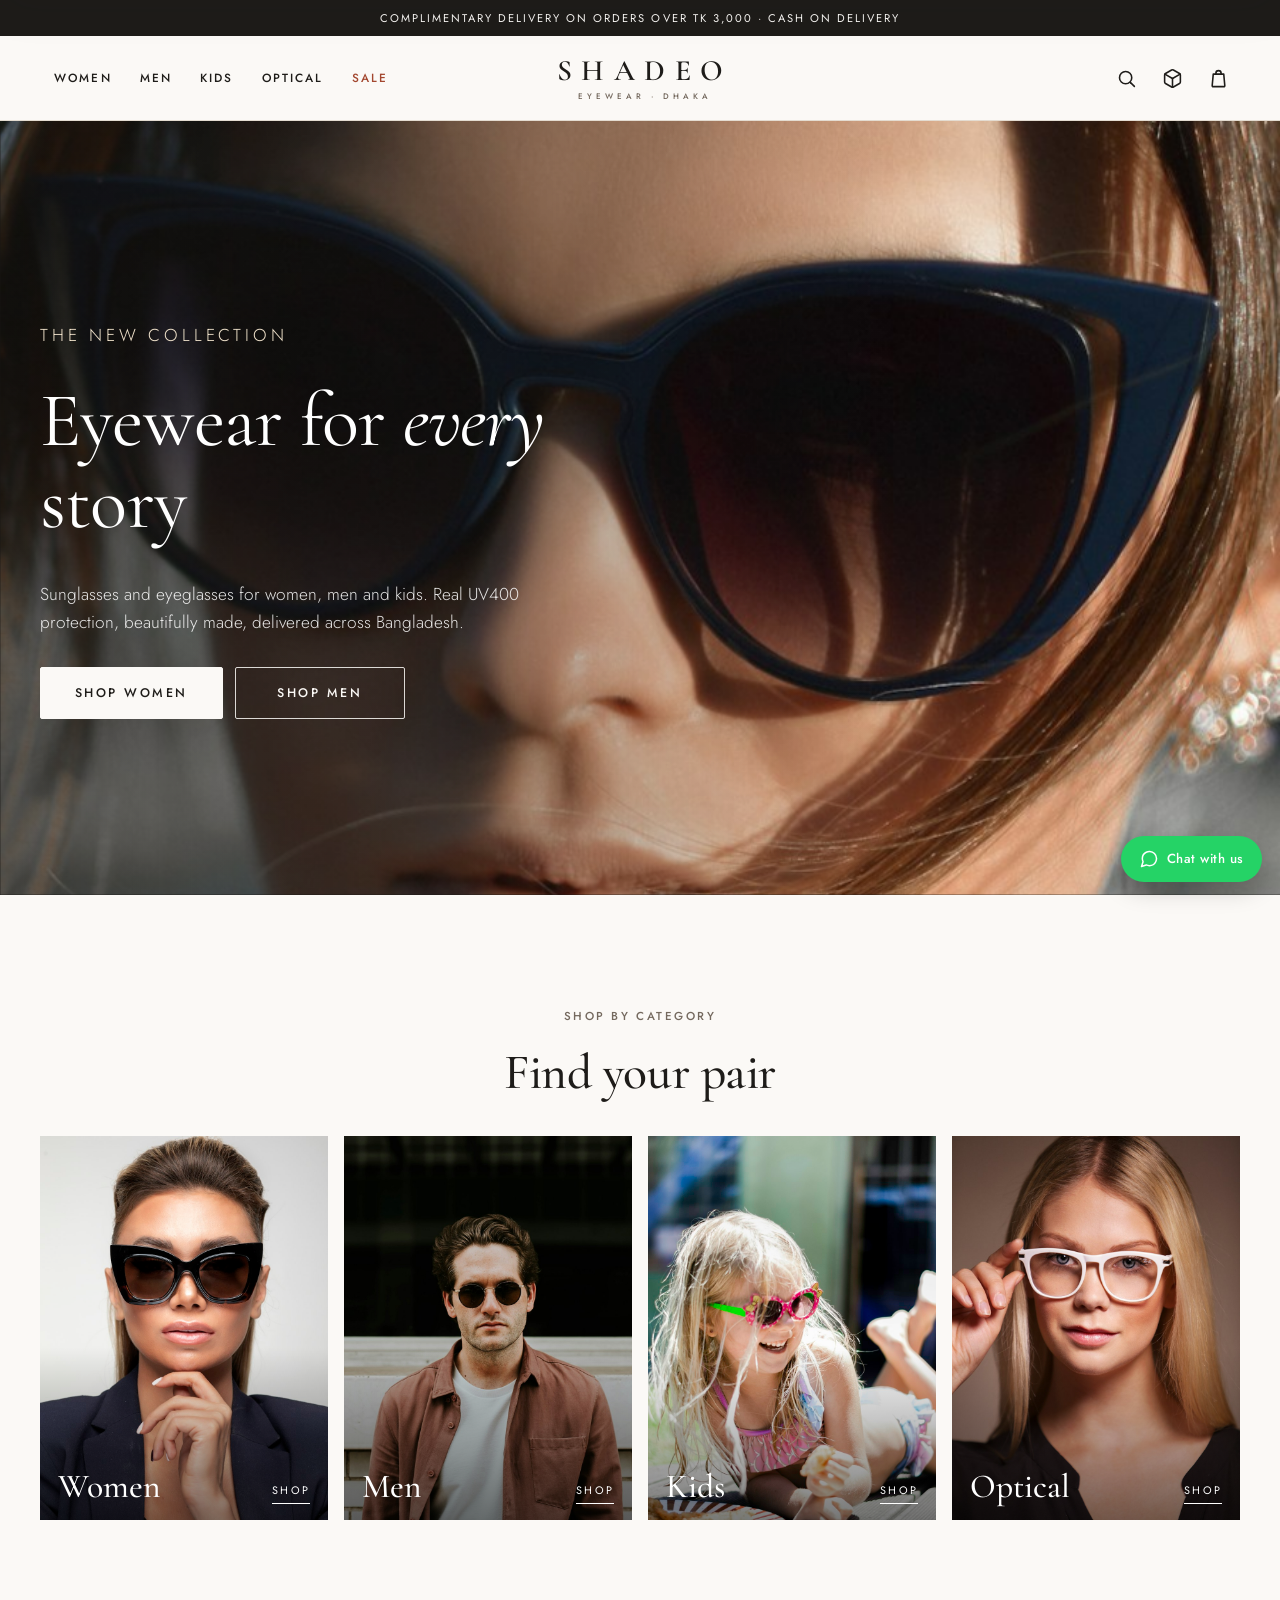
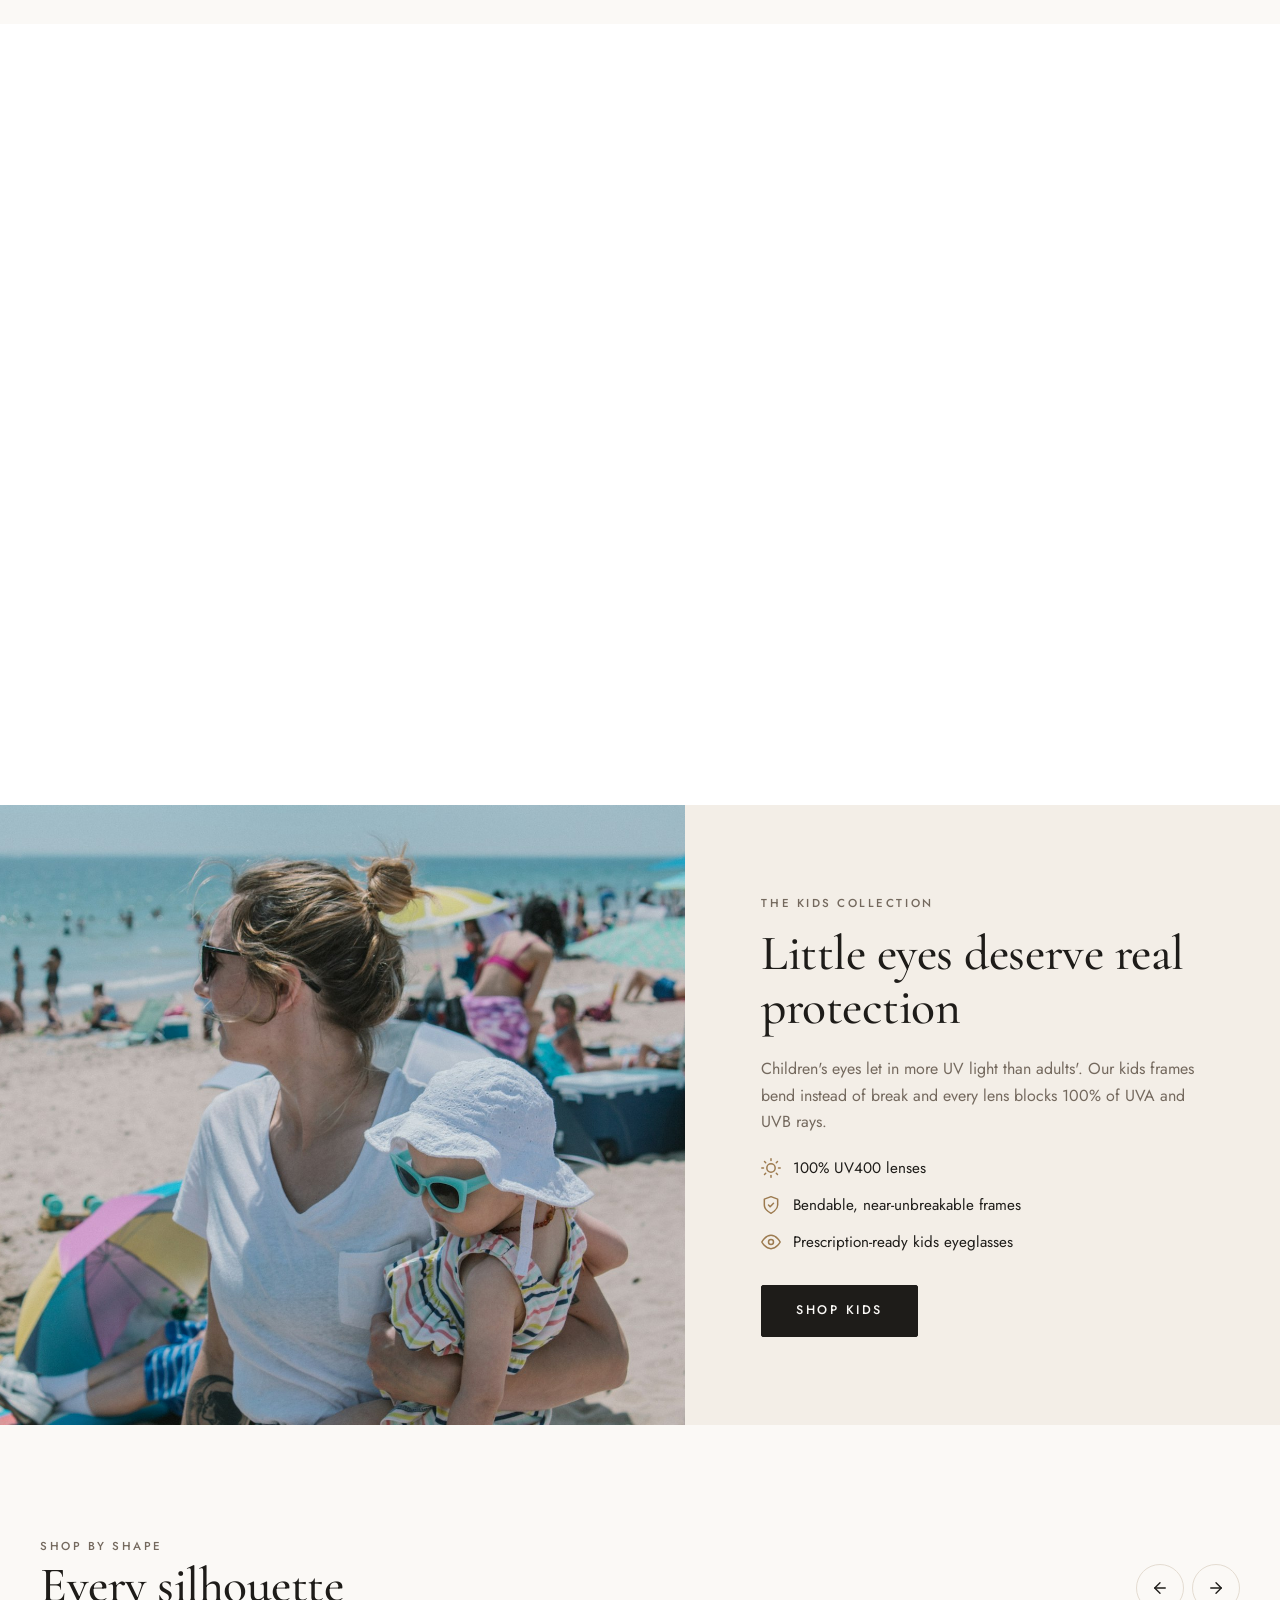
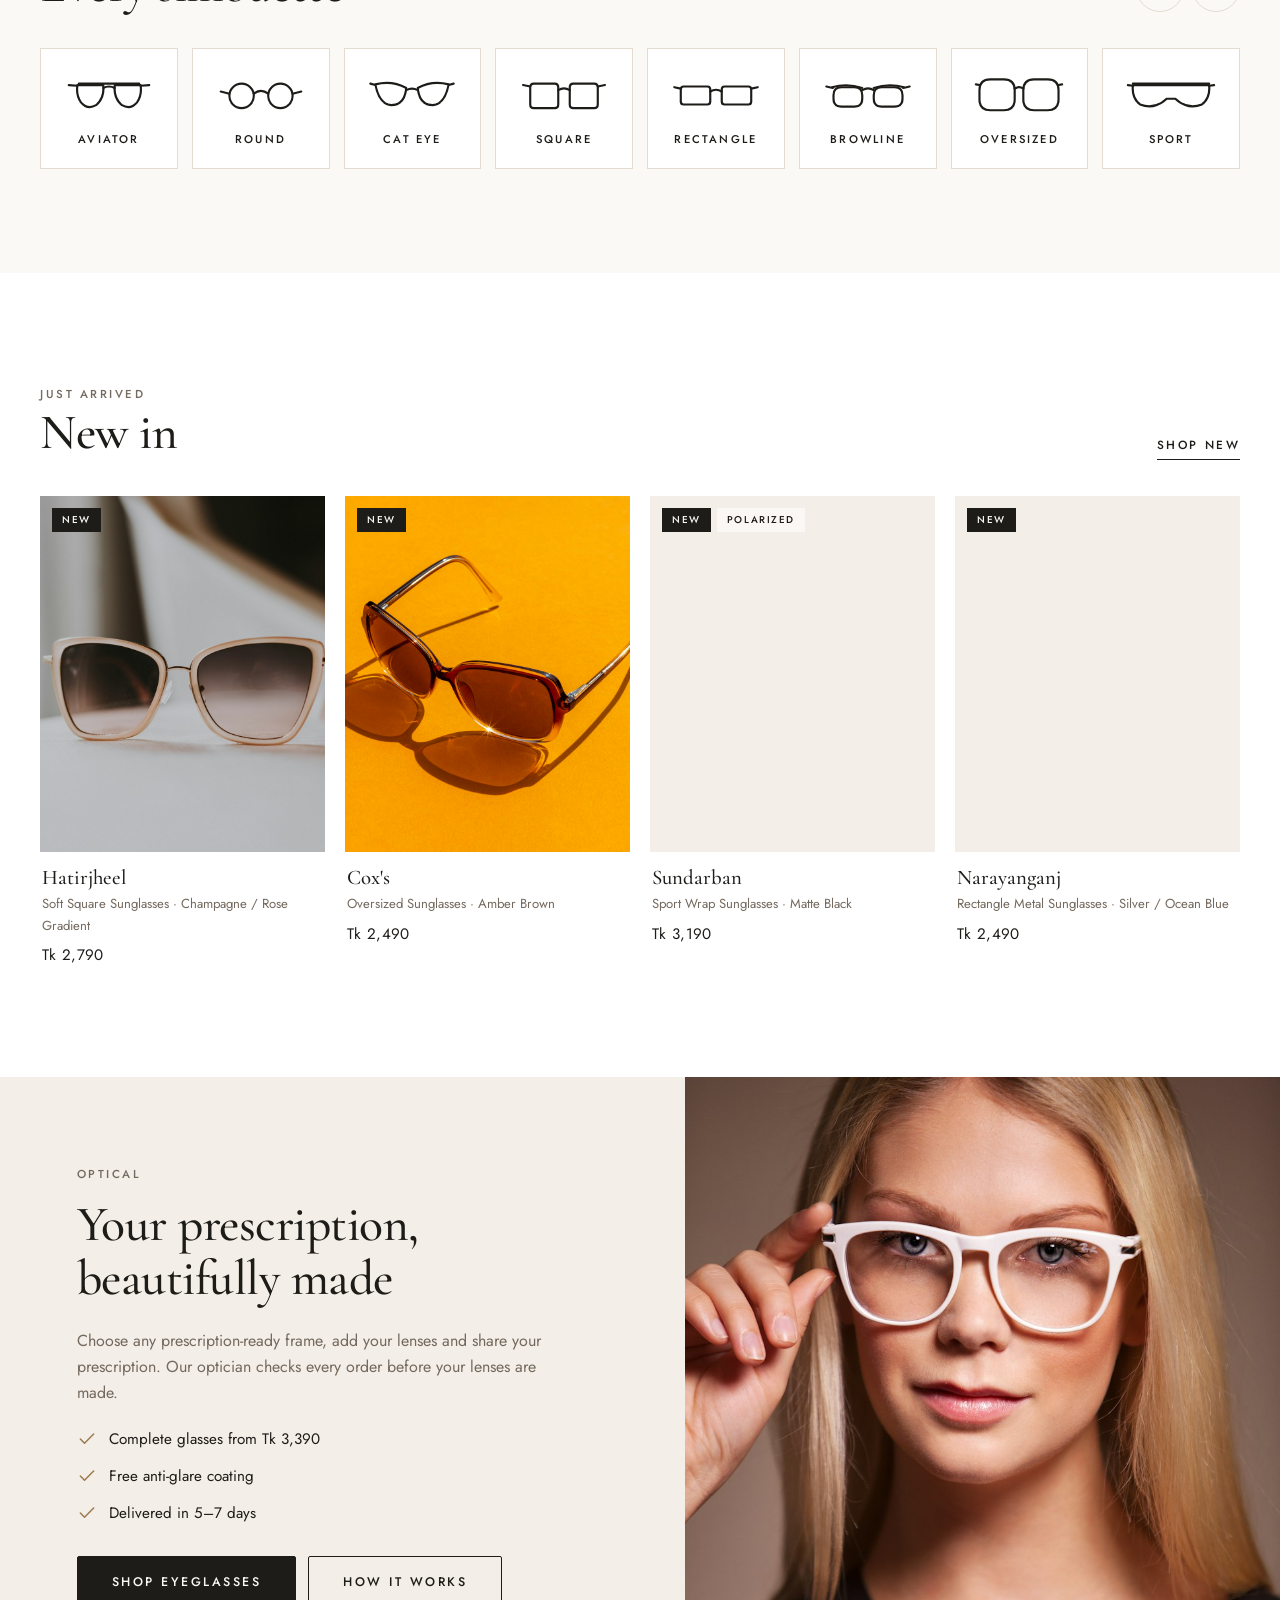
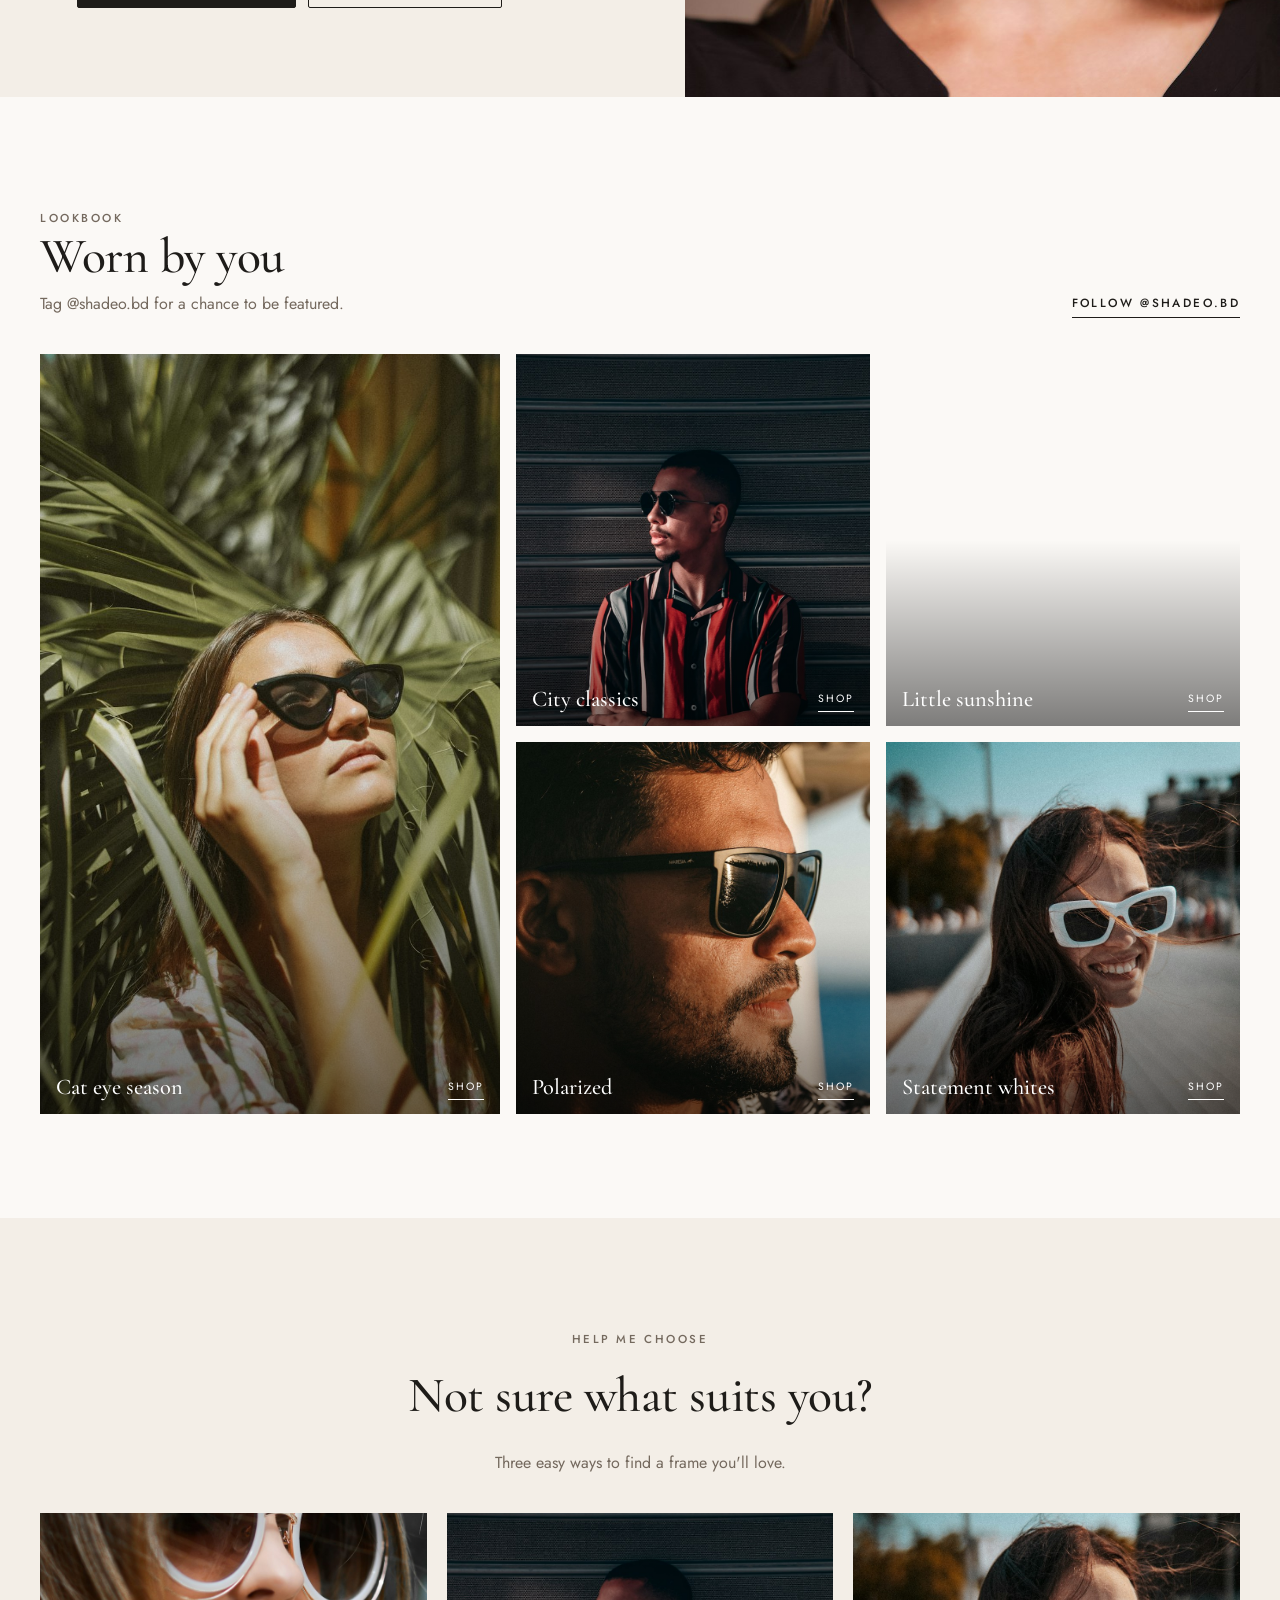
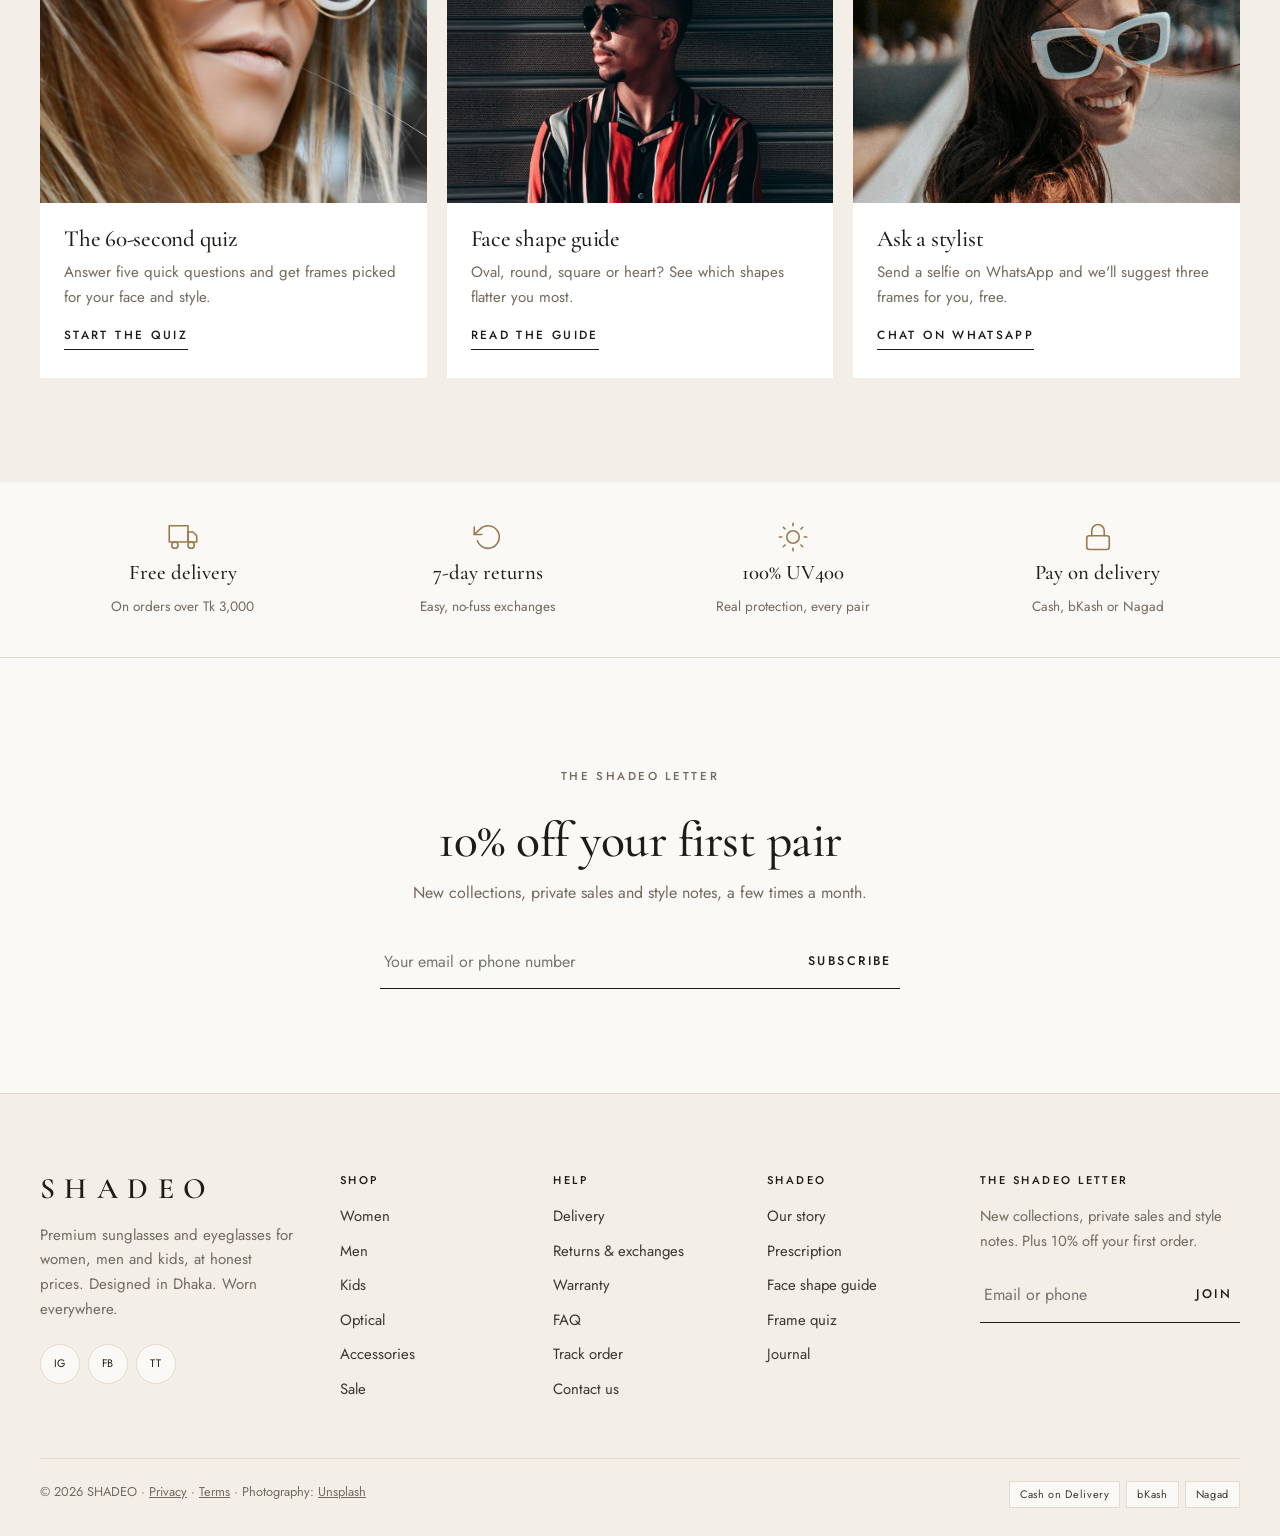
<file: website/index.html>
<!doctype html>
<html lang="en">
<head>
  <meta charset="utf-8">
  <meta name="viewport" content="width=device-width, initial-scale=1">
  <title>SHADEO – Sunglasses &amp; Eyeglasses for Women, Men &amp; Kids in Bangladesh</title>
  <meta name="description" content="Premium sunglasses, prescription eyeglasses and kids eyewear. 100% UV400. Cash on Delivery & free delivery over Tk 3,000 across Bangladesh.">
  <meta property="og:title" content="SHADEO – Eyewear for every story">
  <meta property="og:description" content="Premium sunglasses and eyeglasses for women, men and kids. Designed in Dhaka.">
  <meta property="og:image" content="assets/img/banners/hero.jpg">
  <link rel="icon" href="data:image/svg+xml,%3Csvg xmlns='http://www.w3.org/2000/svg' viewBox='0 0 32 32'%3E%3Crect width='32' height='32' fill='%231E1C19'/%3E%3Ctext x='16' y='23' font-family='Georgia' font-size='20' text-anchor='middle' fill='%23FBF9F6'%3ES%3C/text%3E%3C/svg%3E">
  <link rel="preconnect" href="https://fonts.googleapis.com">
  <link rel="preconnect" href="https://fonts.gstatic.com" crossorigin>
  <link href="https://fonts.googleapis.com/css2?family=Cormorant+Garamond:ital,wght@0,400;0,500;0,600;1,400;1,500&family=Jost:wght@300;400;500&display=swap" rel="stylesheet">
  <link rel="preload" as="image" href="assets/img/banners/hero.jpg" media="(min-width: 750px)">
  <link rel="stylesheet" href="assets/css/style.css">
</head>
<body data-page="home">
  <!-- Page: Homepage. Product rows, shape cards and the lookbook are filled in by assets/js/pages/home.js.
       Header, menus, cart drawer and footer are injected into #site-header / #site-footer by assets/js/app.js. -->
  <div id="site-header"></div>

  <main id="main">
    <!-- Hero: full-width photo, separate crop for phones -->
    <section class="hero">
      <picture>
        <source media="(max-width: 749px)" srcset="assets/img/banners/hero-mobile.jpg">
        <img class="hero__img hero__img--flip" src="assets/img/banners/hero.jpg" alt="Woman wearing navy cat eye sunglasses by the harbour" width="2200" height="1463" fetchpriority="high">
      </picture>
      <div class="page-width hero__content">
        <div>
          <p class="eyebrow">The new collection</p>
          <h1>Eyewear for <em>every</em> story</h1>
          <p>Sunglasses and eyeglasses for women, men and kids. Real UV400 protection, beautifully made, delivered across Bangladesh.</p>
          <div class="hero__ctas">
            <a class="btn btn--light" href="shop.html?c=women">Shop women</a>
            <a class="btn btn--ghost-light" href="shop.html?c=men">Shop men</a>
          </div>
        </div>
      </div>
    </section>

    <!-- Shop by category -->
    <section class="section">
      <div class="page-width">
        <div class="section-head section-head--center reveal">
          <p class="eyebrow">Shop by category</p>
          <h2>Find your pair</h2>
        </div>
        <ul class="cat-tiles reveal" role="list">
          <li><a class="cat-tile" href="shop.html?c=women"><img src="assets/img/people/women-cat-eye.jpg" alt="Woman in black cat eye sunglasses" loading="lazy"><span class="cat-tile__label"><strong>Women</strong><span>Shop</span></span></a></li>
          <li><a class="cat-tile" href="shop.html?c=men"><img src="assets/img/people/men-jacket.jpg" alt="Man in round sunglasses and a brown jacket" loading="lazy"><span class="cat-tile__label"><strong>Men</strong><span>Shop</span></span></a></li>
          <li><a class="cat-tile" href="shop.html?c=kids"><img src="assets/img/people/kids-girl-green.jpg" alt="Smiling girl wearing green sunglasses" loading="lazy"><span class="cat-tile__label"><strong>Kids</strong><span>Shop</span></span></a></li>
          <li><a class="cat-tile" href="shop.html?c=eyeglasses"><img src="assets/img/people/women-eyeglasses.jpg" alt="Woman wearing white optical frames" loading="lazy"><span class="cat-tile__label"><strong>Optical</strong><span>Shop</span></span></a></li>
        </ul>
      </div>
    </section>

    <!-- Bestsellers -->
    <section class="section section--white">
      <div class="page-width">
        <div class="section-head reveal">
          <div><p class="eyebrow">Most loved</p><h2>Bestsellers</h2></div>
          <a class="link-arrow" href="shop.html?c=bestsellers">View all</a>
        </div>
        <ul class="row-scroll reveal" id="bestsellers" role="list"></ul>
      </div>
    </section>

    <!-- Kids feature -->
    <section class="split">
      <div class="split__media"><img src="assets/img/banners/family-beach.jpg" alt="Mother and toddler both wearing sunglasses on a sunny beach" loading="lazy" style="object-position:62% center"></div>
      <div class="split__content reveal">
        <p class="eyebrow">The Kids collection</p>
        <h2>Little eyes deserve real protection</h2>
        <p>Children's eyes let in more UV light than adults'. Our kids frames bend instead of break and every lens blocks 100% of UVA and UVB rays.</p>
        <ul class="split__list">
          <li><span data-icon="sun"></span>100% UV400 lenses</li>
          <li><span data-icon="shield"></span>Bendable, near-unbreakable frames</li>
          <li><span data-icon="eye"></span>Prescription-ready kids eyeglasses</li>
        </ul>
        <a class="btn" href="shop.html?c=kids">Shop kids</a>
      </div>
    </section>

    <!-- Shop by shape -->
    <section class="section">
      <div class="page-width">
        <div class="section-head reveal">
          <div><p class="eyebrow">Shop by shape</p><h2>Every silhouette</h2></div>
          <div class="carousel-arrows">
            <button class="arrow-btn" type="button" data-scroll="prev" aria-controls="shape-track" aria-label="Previous shapes"><span data-icon="left"></span></button>
            <button class="arrow-btn" type="button" data-scroll="next" aria-controls="shape-track" aria-label="Next shapes"><span data-icon="right"></span></button>
          </div>
        </div>
        <ul class="shapes reveal" id="shape-track" role="list"></ul>
      </div>
    </section>

    <!-- New arrivals -->
    <section class="section section--white">
      <div class="page-width">
        <div class="section-head reveal">
          <div><p class="eyebrow">Just arrived</p><h2>New in</h2></div>
          <a class="link-arrow" href="shop.html?c=new">Shop new</a>
        </div>
        <ul class="row-scroll reveal" id="new-arrivals" role="list"></ul>
      </div>
    </section>

    <!-- Optical feature -->
    <section class="split split--reverse">
      <div class="split__media"><img src="assets/img/people/women-eyeglasses.jpg" alt="Woman adjusting white optical frames" loading="lazy"></div>
      <div class="split__content reveal">
        <p class="eyebrow">Optical</p>
        <h2>Your prescription, beautifully made</h2>
        <p>Choose any prescription-ready frame, add your lenses and share your prescription. Our optician checks every order before your lenses are made.</p>
        <ul class="split__list">
          <li><span data-icon="check"></span>Complete glasses from Tk 3,390</li>
          <li><span data-icon="check"></span>Free anti-glare coating</li>
          <li><span data-icon="check"></span>Delivered in 5–7 days</li>
        </ul>
        <div class="hero__ctas"><a class="btn" href="shop.html?c=eyeglasses">Shop eyeglasses</a><a class="btn btn--outline" href="prescription.html">How it works</a></div>
      </div>
    </section>

    <!-- Lookbook -->
    <section class="section">
      <div class="page-width">
        <div class="section-head reveal">
          <div><p class="eyebrow">Lookbook</p><h2>Worn by you</h2><p>Tag @shadeo.bd for a chance to be featured.</p></div>
          <a class="link-arrow" href="https://instagram.com/shadeo.bd" target="_blank" rel="noopener">Follow @shadeo.bd</a>
        </div>
        <ul class="look-grid reveal" id="look-grid" role="list"></ul>
      </div>
    </section>

    <!-- Help me choose -->
    <section class="section section--sand">
      <div class="page-width">
        <div class="section-head section-head--center reveal">
          <p class="eyebrow">Help me choose</p>
          <h2>Not sure what suits you?</h2>
          <p>Three easy ways to find a frame you'll love.</p>
        </div>
        <ul class="photo-cards reveal" role="list">
          <li><a class="photo-card" href="quiz.html"><div class="photo-card__img"><img src="assets/img/people/women-round.jpg" alt="" loading="lazy"></div><div class="photo-card__body"><h3>The 60-second quiz</h3><p>Answer five quick questions and get frames picked for your face and style.</p><span class="link-arrow">Start the quiz</span></div></a></li>
          <li><a class="photo-card" href="face-shapes.html"><div class="photo-card__img"><img src="assets/img/people/men-striped.jpg" alt="" loading="lazy"></div><div class="photo-card__body"><h3>Face shape guide</h3><p>Oval, round, square or heart? See which shapes flatter you most.</p><span class="link-arrow">Read the guide</span></div></a></li>
          <li><a class="photo-card" data-wa="Hi SHADEO! Can you help me choose frames? I'll send a selfie." href="#" target="_blank" rel="noopener"><div class="photo-card__img"><img src="assets/img/people/women-smile.jpg" alt="" loading="lazy"></div><div class="photo-card__body"><h3>Ask a stylist</h3><p>Send a selfie on WhatsApp and we'll suggest three frames for you, free.</p><span class="link-arrow">Chat on WhatsApp</span></div></a></li>
        </ul>
      </div>
    </section>

    <!-- Services -->
    <section class="section section--tight" style="border-bottom:1px solid var(--line)">
      <div class="page-width">
        <ul class="services" role="list">
          <li><span data-icon="truck"></span><strong>Free delivery</strong><span>On orders over Tk 3,000</span></li>
          <li><span data-icon="return"></span><strong>7-day returns</strong><span>Easy, no-fuss exchanges</span></li>
          <li><span data-icon="sun"></span><strong>100% UV400</strong><span>Real protection, every pair</span></li>
          <li><span data-icon="lock"></span><strong>Pay on delivery</strong><span>Cash, bKash or Nagad</span></li>
        </ul>
      </div>
    </section>

    <!-- Newsletter -->
    <section class="section newsletter">
      <div class="page-width reveal">
        <p class="eyebrow">The SHADEO letter</p>
        <h2>10% off your first pair</h2>
        <p>New collections, private sales and style notes, a few times a month.</p>
        <form class="inline-form" data-signup>
          <label class="visually-hidden" for="news-email">Email or phone</label>
          <input id="news-email" type="text" placeholder="Your email or phone number" required>
          <button class="btn" type="submit">Subscribe</button>
        </form>
        <p class="form-success" hidden></p>
      </div>
    </section>
  </main>

  <div id="site-footer"></div>

  <script src="assets/js/data.js"></script>
  <script src="assets/js/frames.js"></script>
  <script src="assets/js/app.js"></script>
  <script src="assets/js/pages/home.js"></script>
</body>
</html>
</file>
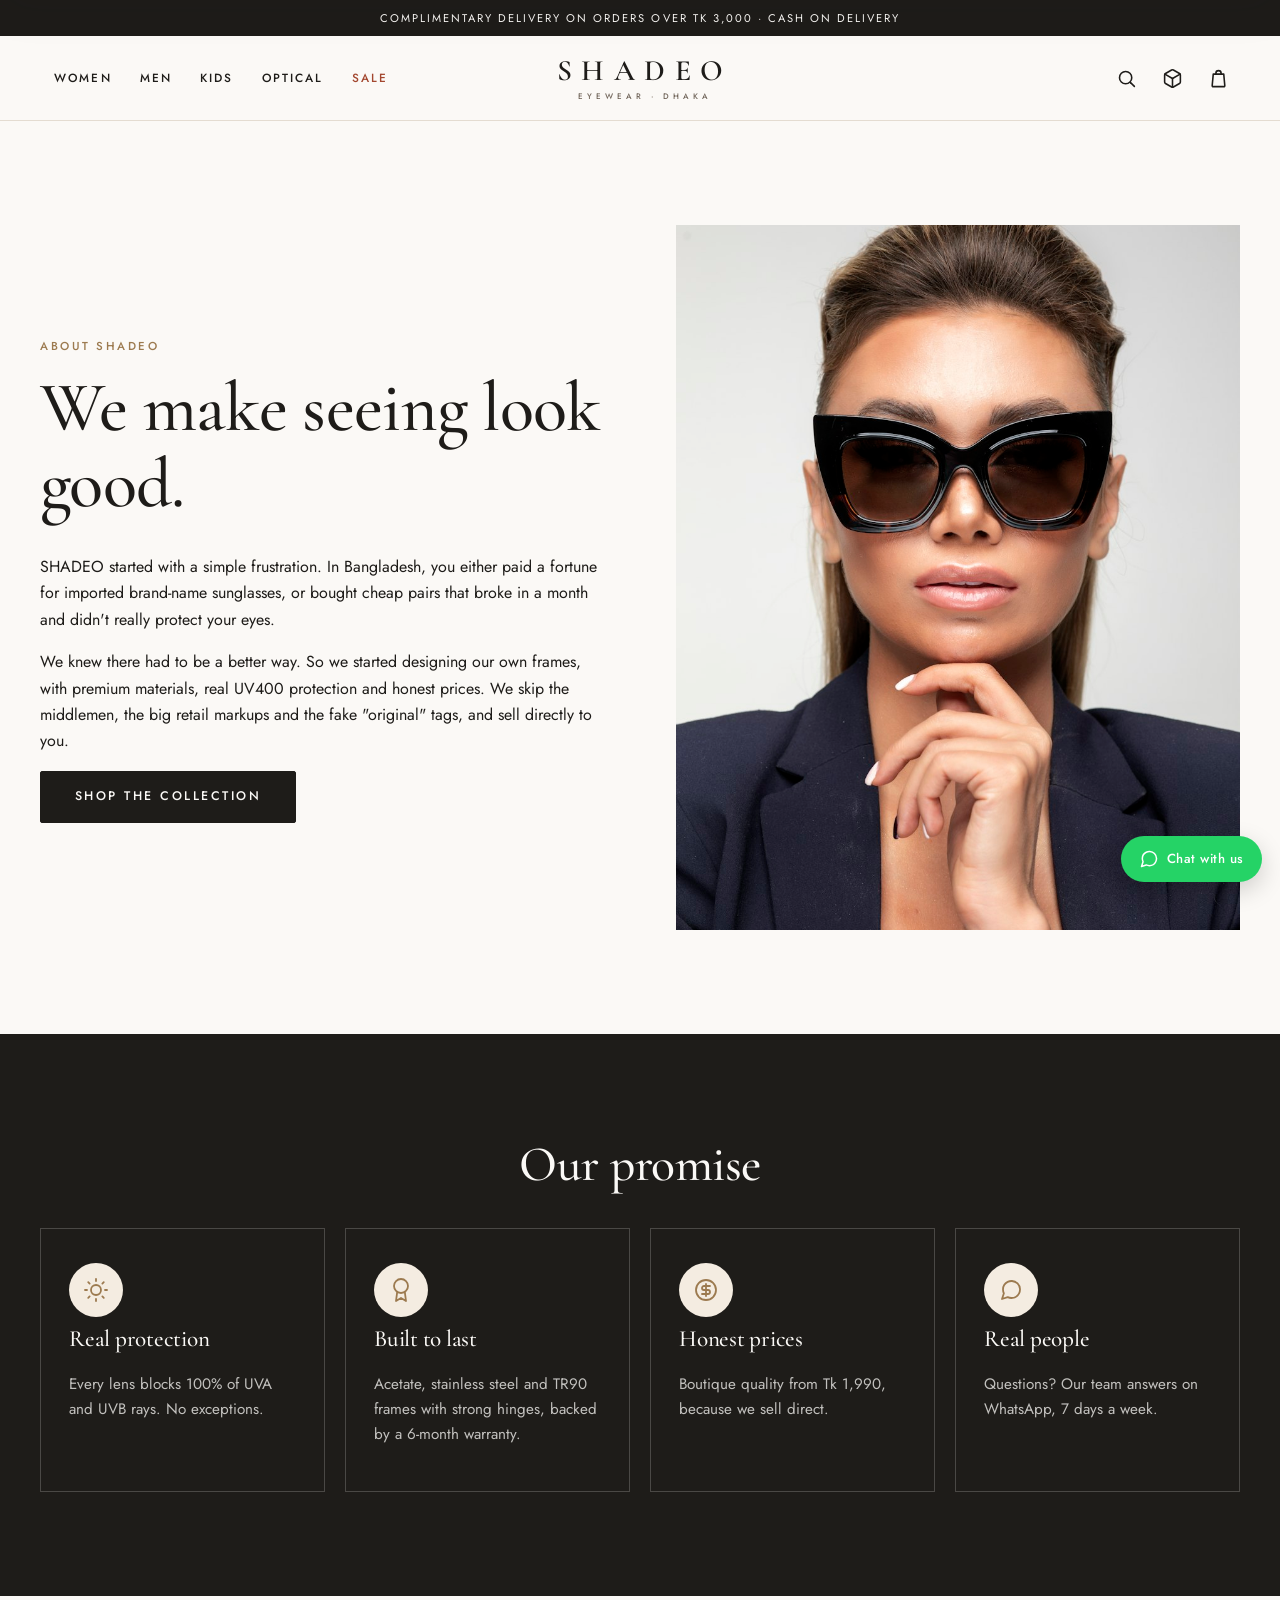
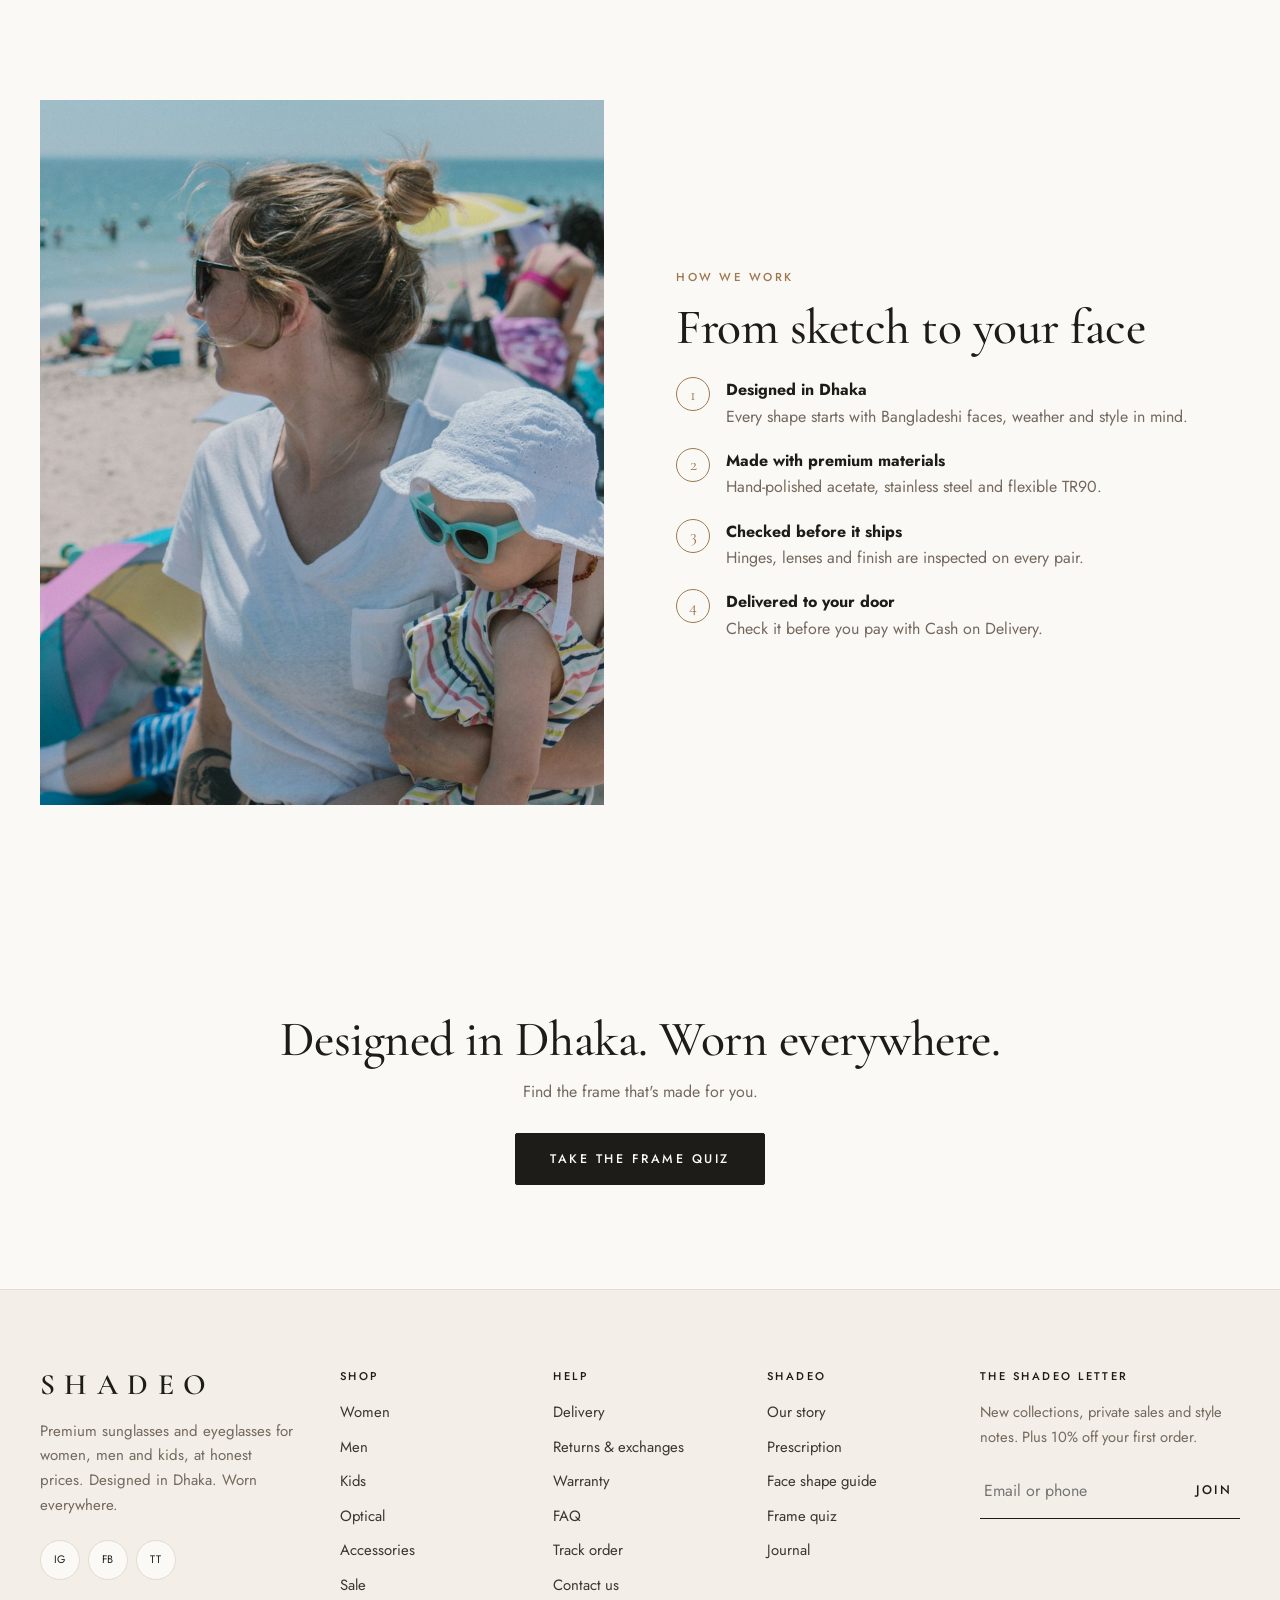
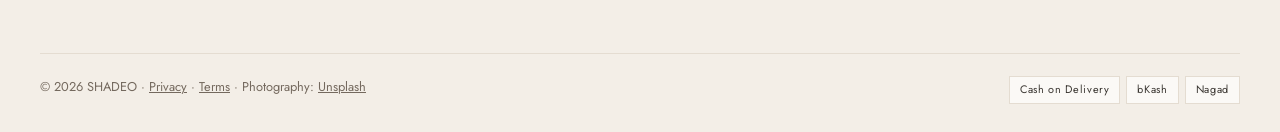
<file: website/about.html>
<!doctype html>
<html lang="en">
<head>
  <meta charset="utf-8">
  <meta name="viewport" content="width=device-width, initial-scale=1">
  <title>About SHADEO – Bangladeshi Eyewear Brand</title>
  <meta name="description" content="Premium sunglasses and eyeglasses designed in Dhaka. Real UV400 protection, honest prices, real people on WhatsApp.">
  <link rel="icon" href="data:image/svg+xml,%3Csvg xmlns='http://www.w3.org/2000/svg' viewBox='0 0 32 32'%3E%3Crect width='32' height='32' fill='%231E1C19'/%3E%3Ctext x='16' y='23' font-family='Georgia' font-size='20' text-anchor='middle' fill='%23FBF9F6'%3ES%3C/text%3E%3C/svg%3E">
  <link rel="preconnect" href="https://fonts.googleapis.com">
  <link rel="preconnect" href="https://fonts.gstatic.com" crossorigin>
  <link href="https://fonts.googleapis.com/css2?family=Cormorant+Garamond:ital,wght@0,400;0,500;0,600;1,400;1,500&family=Jost:wght@300;400;500&display=swap" rel="stylesheet">
  <link rel="stylesheet" href="assets/css/style.css">
</head>
<body data-page="about">
  <!-- Page: About page: brand story, promise and how SHADEO works.
       Header, menus, cart drawer and footer are injected into #site-header / #site-footer by assets/js/app.js. -->
  <div id="site-header"></div>
  <main id="main">
    <section class="section">
      <div class="page-width two-col">
        <div>
          <p class="eyebrow">About SHADEO</p>
          <h1 style="font-size:clamp(2.4rem,6vw,4.4rem)">We make seeing look good.</h1>
          <p class="hero__text">SHADEO started with a simple frustration. In Bangladesh, you either paid a fortune for imported brand-name sunglasses, or bought cheap pairs that broke in a month and didn't really protect your eyes.</p>
          <p>We knew there had to be a better way. So we started designing our own frames, with premium materials, real UV400 protection and honest prices. We skip the middlemen, the big retail markups and the fake "original" tags, and sell directly to you.</p>
          <a class="btn" href="shop.html?c=all">Shop the collection</a>
        </div>
        <div class="big-visual" id="about-art" aria-hidden="true"></div>
      </div>
    </section>

    <section class="section section--dark">
      <div class="page-width">
        <div class="section-head section-head--center"><h2>Our promise</h2></div>
        <ul class="icon-grid" role="list" style="grid-template-columns:repeat(auto-fit,minmax(220px,1fr))">
          <li class="feature-card" style="background:transparent;border-color:rgba(250,248,245,.2)"><span class="icon-circle" data-icon="sun"></span><h3>Real protection</h3><p style="color:rgba(250,248,245,.75)">Every lens blocks 100% of UVA and UVB rays. No exceptions.</p></li>
          <li class="feature-card" style="background:transparent;border-color:rgba(250,248,245,.2)"><span class="icon-circle" data-icon="award"></span><h3>Built to last</h3><p style="color:rgba(250,248,245,.75)">Acetate, stainless steel and TR90 frames with strong hinges, backed by a 6-month warranty.</p></li>
          <li class="feature-card" style="background:transparent;border-color:rgba(250,248,245,.2)"><span class="icon-circle" data-icon="coin"></span><h3>Honest prices</h3><p style="color:rgba(250,248,245,.75)">Boutique quality from Tk 1,990, because we sell direct.</p></li>
          <li class="feature-card" style="background:transparent;border-color:rgba(250,248,245,.2)"><span class="icon-circle" data-icon="chat"></span><h3>Real people</h3><p style="color:rgba(250,248,245,.75)">Questions? Our team answers on WhatsApp, 7 days a week.</p></li>
        </ul>
      </div>
    </section>

    <section class="section">
      <div class="page-width two-col">
        <div class="big-visual" id="about-art-2" aria-hidden="true"></div>
        <div>
          <p class="eyebrow">How we work</p>
          <h2>From sketch to your face</h2>
          <ol class="steps" style="margin-top:20px">
            <li><div><strong>Designed in Dhaka</strong><br><span class="muted">Every shape starts with Bangladeshi faces, weather and style in mind.</span></div></li>
            <li><div><strong>Made with premium materials</strong><br><span class="muted">Hand-polished acetate, stainless steel and flexible TR90.</span></div></li>
            <li><div><strong>Checked before it ships</strong><br><span class="muted">Hinges, lenses and finish are inspected on every pair.</span></div></li>
            <li><div><strong>Delivered to your door</strong><br><span class="muted">Check it before you pay with Cash on Delivery.</span></div></li>
          </ol>
        </div>
      </div>
    </section>

    <section class="section section--amber newsletter">
      <div class="page-width">
        <h2>Designed in Dhaka. Worn everywhere.</h2>
        <p>Find the frame that's made for you.</p>
        <a class="btn" href="quiz.html">Take the frame quiz</a>
      </div>
    </section>
  </main>
  <div id="site-footer"></div>
  <script src="assets/js/data.js"></script>
  <script src="assets/js/frames.js"></script>
  <script src="assets/js/app.js"></script>
  <script>
    Shadeo.onReady(() => {
      Shadeo.$('#about-art').innerHTML = Shadeo.photo('assets/img/people/women-cat-eye.jpg', 'Woman wearing SHADEO-style cat eye sunglasses');
      Shadeo.$('#about-art-2').innerHTML = Shadeo.photo('assets/img/banners/family-beach.jpg', 'Mother and toddler both wearing sunglasses on a sunny beach');
    });
  </script>
</body>
</html>
</file>
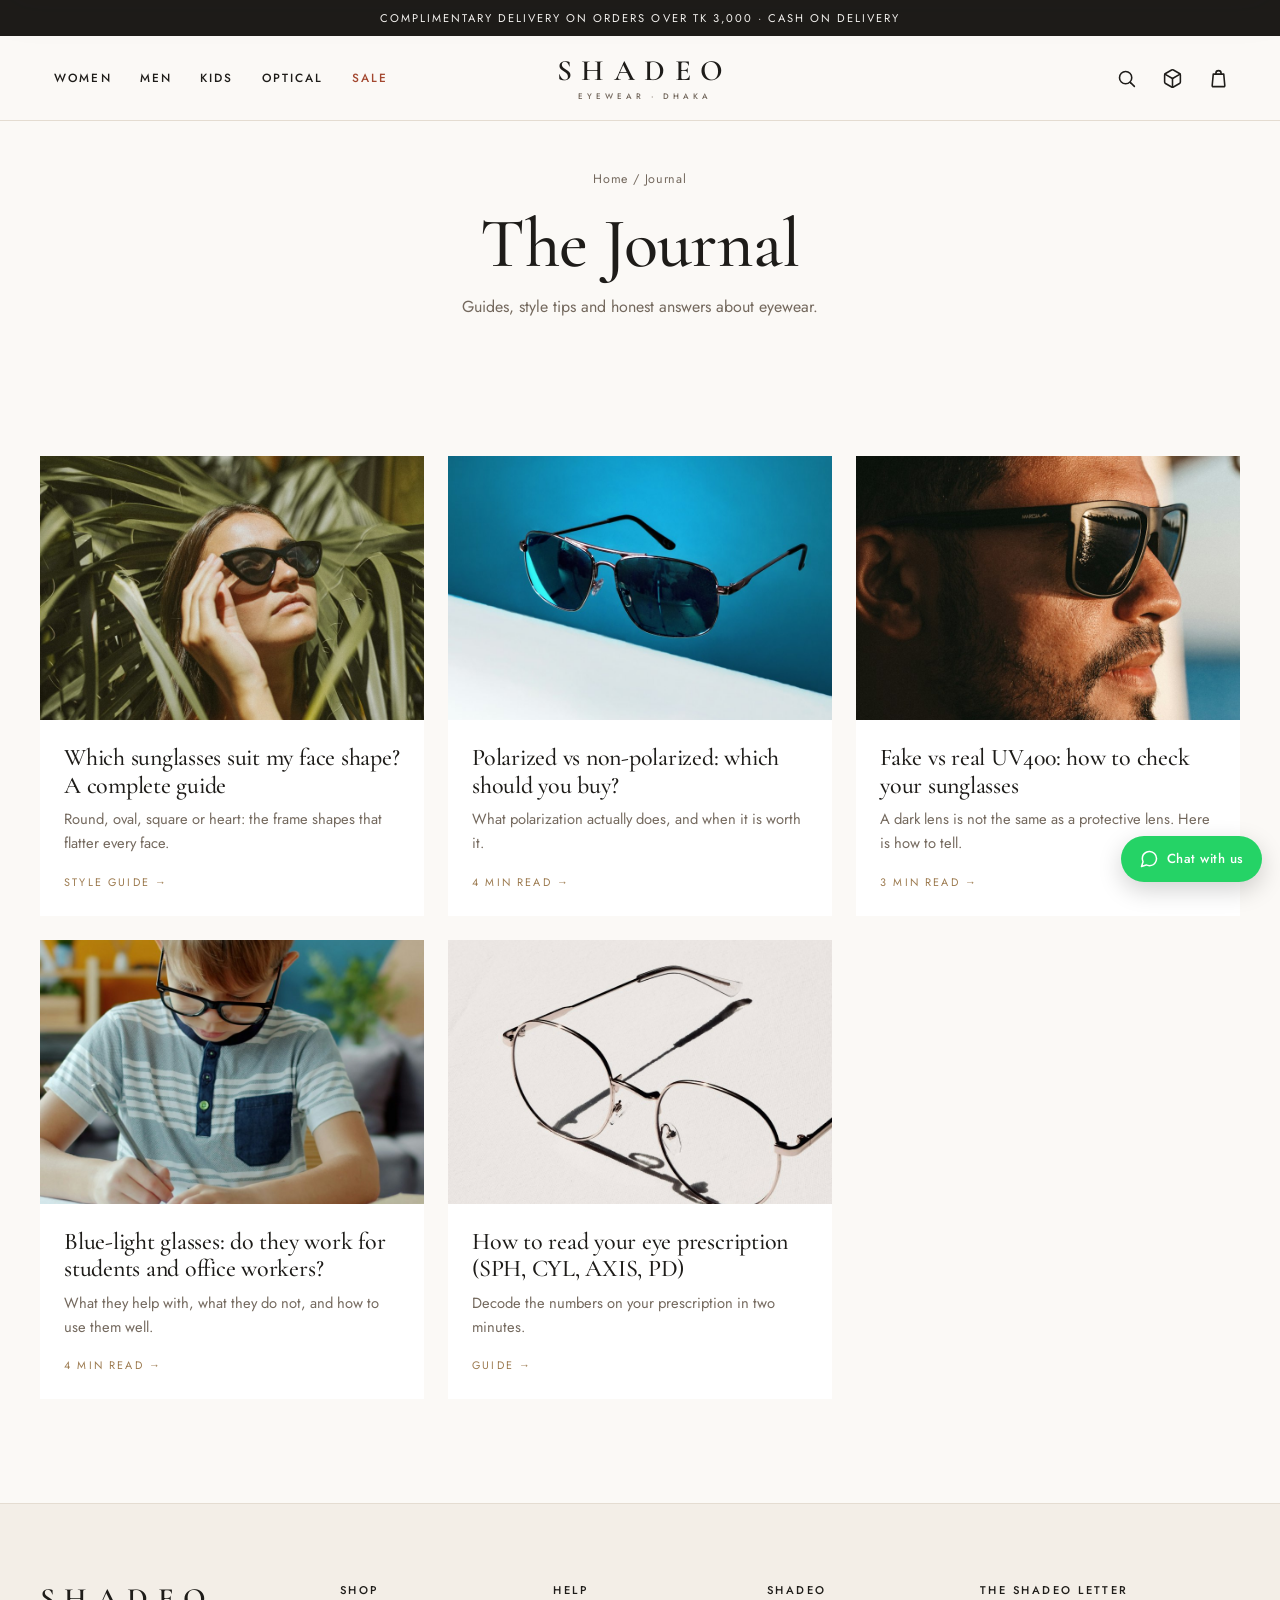
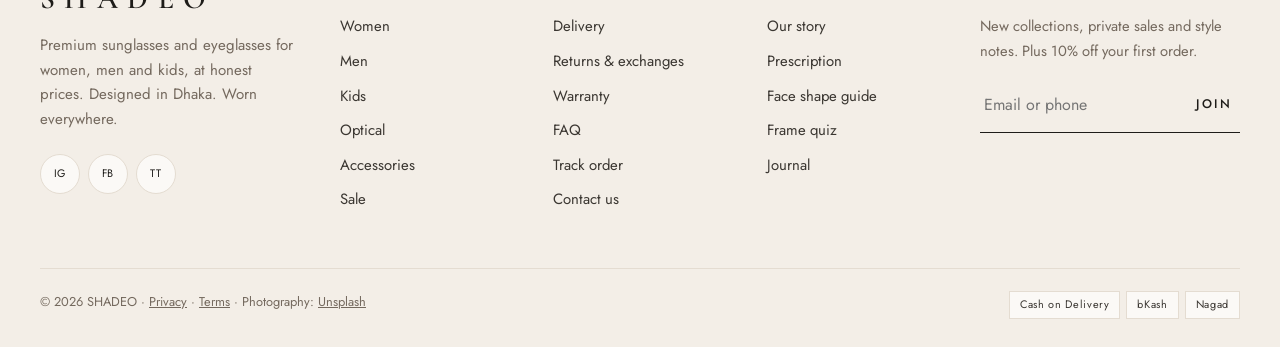
<file: website/blog.html>
<!doctype html>
<html lang="en">
<head>
  <meta charset="utf-8">
  <meta name="viewport" content="width=device-width, initial-scale=1">
  <title>The SHADEO Journal – Eyewear Guides &amp; Style Tips</title>
  <meta name="description" content="Guides on face shapes, polarized lenses, UV400, blue-light glasses and reading your eye prescription.">
  <link rel="icon" href="data:image/svg+xml,%3Csvg xmlns='http://www.w3.org/2000/svg' viewBox='0 0 32 32'%3E%3Crect width='32' height='32' fill='%231E1C19'/%3E%3Ctext x='16' y='23' font-family='Georgia' font-size='20' text-anchor='middle' fill='%23FBF9F6'%3ES%3C/text%3E%3C/svg%3E">
  <link rel="preconnect" href="https://fonts.googleapis.com">
  <link rel="preconnect" href="https://fonts.gstatic.com" crossorigin>
  <link href="https://fonts.googleapis.com/css2?family=Cormorant+Garamond:ital,wght@0,400;0,500;0,600;1,400;1,500&family=Jost:wght@300;400;500&display=swap" rel="stylesheet">
  <link rel="stylesheet" href="assets/css/style.css">
</head>
<body data-page="blog">
  <!-- Page: Journal. Post list and article bodies live in the inline script below; ?post= opens an article.
       Header, menus, cart drawer and footer are injected into #site-header / #site-footer by assets/js/app.js. -->
  <div id="site-header"></div>
  <main id="main">
    <section class="page-hero">
      <div class="page-width">
        <nav class="breadcrumbs" aria-label="Breadcrumb"><a href="index.html">Home</a> / <span>Journal</span></nav>
        <h1>The Journal</h1>
        <p>Guides, style tips and honest answers about eyewear.</p>
      </div>
    </section>
    <section class="section">
      <div class="page-width">
        <ul class="blog-grid" id="blog-grid" role="list"></ul>
      </div>
    </section>
    <section class="section section--white" id="article" hidden>
      <div class="page-width prose" style="margin:0 auto" id="article-body"></div>
    </section>
  </main>
  <div id="site-footer"></div>
  <script src="assets/js/data.js"></script>
  <script src="assets/js/frames.js"></script>
  <script src="assets/js/app.js"></script>
  <script>
    Shadeo.onReady(() => {
      const { $, Art } = Shadeo;
      const POSTS = [
        { id: 'face-shape', title: 'Which sunglasses suit my face shape? A complete guide', excerpt: 'Round, oval, square or heart: the frame shapes that flatter every face.', tag: 'Style guide', img: 'people/women-palm.jpg', href: 'face-shapes.html' },
        { id: 'polarized', title: 'Polarized vs non-polarized: which should you buy?', excerpt: 'What polarization actually does, and when it is worth it.', tag: '4 min read', img: 'products/gulshan-aviator.jpg',
          body: `<h2>Polarized vs non-polarized: which should you buy?</h2>
            <p>All SHADEO sunglasses block 100% of UV rays. <strong>Polarization is an extra layer</strong> that deals with something different: glare.</p>
            <h3>What is glare?</h3><p>When sunlight bounces off a flat surface (a road, a car bonnet, a river, wet tarmac after rain), it becomes concentrated horizontal light. That is the blinding white shine that makes you squint.</p>
            <h3>What polarized lenses do</h3><p>A polarized lens has a filter that blocks that horizontal light. The result: less squinting, sharper contrast, richer colors, and less eye fatigue on long days outside.</p>
            <h3>Choose polarized if you…</h3><ul><li>Drive or ride a lot, especially in the afternoon</li><li>Spend time near water: Cox's Bazar, Kuakata, boat trips, fishing</li><li>Get headaches from bright days</li></ul>
            <h3>Non-polarized is fine if you…</h3><ul><li>Mainly wear sunglasses for style and short walks</li><li>Need to read LCD screens often (some screens look dark through polarized lenses)</li><li>Want gradient lenses for a fashion look</li></ul>
            <div class="callout">Quick test: look at your phone screen through the lenses and rotate them 90°. If the screen darkens, they are polarized.</div>
            <p><a class="btn" href="shop.html?c=polarized">Shop polarized</a></p>` },
        { id: 'uv400', title: 'Fake vs real UV400: how to check your sunglasses', excerpt: 'A dark lens is not the same as a protective lens. Here is how to tell.', tag: '3 min read', img: 'people/men-beard.jpg',
          body: `<h2>Fake vs real UV400: how to check your sunglasses</h2>
            <p>Dark lenses make your pupils open wider. If the lens does <em>not</em> block UV, more harmful light reaches your eyes than with no sunglasses at all. That is why cheap, unprotected sunglasses can be worse than none.</p>
            <h3>What UV400 means</h3><p>UV400 lenses block light up to 400 nanometres, which covers all UVA and UVB rays.</p>
            <h3>How to check</h3><ul><li><strong>UV torch + banknote:</strong> the security features on many banknotes glow under a UV torch. Put the lens between the torch and the note. If the glow disappears, the lens is blocking UV.</li><li><strong>Ask for the label:</strong> look for "UV400" or "100% UV protection" on the lens sticker or packaging.</li><li><strong>Optician shops</strong> often have a UV meter and can test them in seconds.</li></ul>
            <p><a class="btn" href="shop.html?c=sunglasses">Shop UV400 sunglasses</a></p>` },
        { id: 'blue-light', title: 'Blue-light glasses: do they work for students and office workers?', excerpt: 'What they help with, what they do not, and how to use them well.', tag: '4 min read', img: 'people/kids-boy-writing.jpg',
          body: `<h2>Blue-light glasses: do they work?</h2>
            <p>Screens give off blue light and glare. After hours of laptop work, many people notice tired, dry or strained eyes.</p>
            <h3>What blue-light lenses do</h3><p>They filter part of the blue light and, with anti-glare coating, cut reflections from screens and overhead lights. Many people say their eyes feel more comfortable by the end of the day.</p>
            <h3>What they don't do</h3><p>They are not a medical treatment. Eye strain is also caused by not blinking enough, poor lighting and screens that are too close. If you have headaches or blurry vision, get an eye test.</p>
            <h3>Habits that help</h3><ul><li><strong>20-20-20 rule:</strong> every 20 minutes, look 20 feet away for 20 seconds.</li><li>Keep your screen an arm's length away, slightly below eye level.</li><li>Match screen brightness to the room.</li></ul>
            <p><a class="btn" href="shop.html?c=blue-light">Shop blue-light glasses</a></p>` },
        { id: 'prescription', title: 'How to read your eye prescription (SPH, CYL, AXIS, PD)', excerpt: 'Decode the numbers on your prescription in two minutes.', tag: 'Guide', img: 'products/sajek-round.jpg', href: 'prescription.html' },
      ];

      $('#blog-grid').innerHTML = POSTS.map((p) => `<li><a class="blog-card" href="${p.href || `blog.html?post=${p.id}`}">
        <div class="blog-card__visual">${Shadeo.photo(`assets/img/${p.img}`, p.title)}</div>
        <div class="blog-card__body"><h3>${p.title}</h3><p>${p.excerpt}</p><span class="blog-card__meta">${p.tag} →</span></div></a></li>`).join('');

      const post = POSTS.find((p) => p.id === Shadeo.params.get('post') && p.body);
      if (post) {
        $('#article-body').innerHTML = post.body + '<p style="margin-top:32px"><a class="link" href="blog.html">← All articles</a></p>';
        $('#article').hidden = false;
        document.title = `${post.title} – SHADEO`;
        $('#article').scrollIntoView();
      }
    });
  </script>
</body>
</html>
</file>
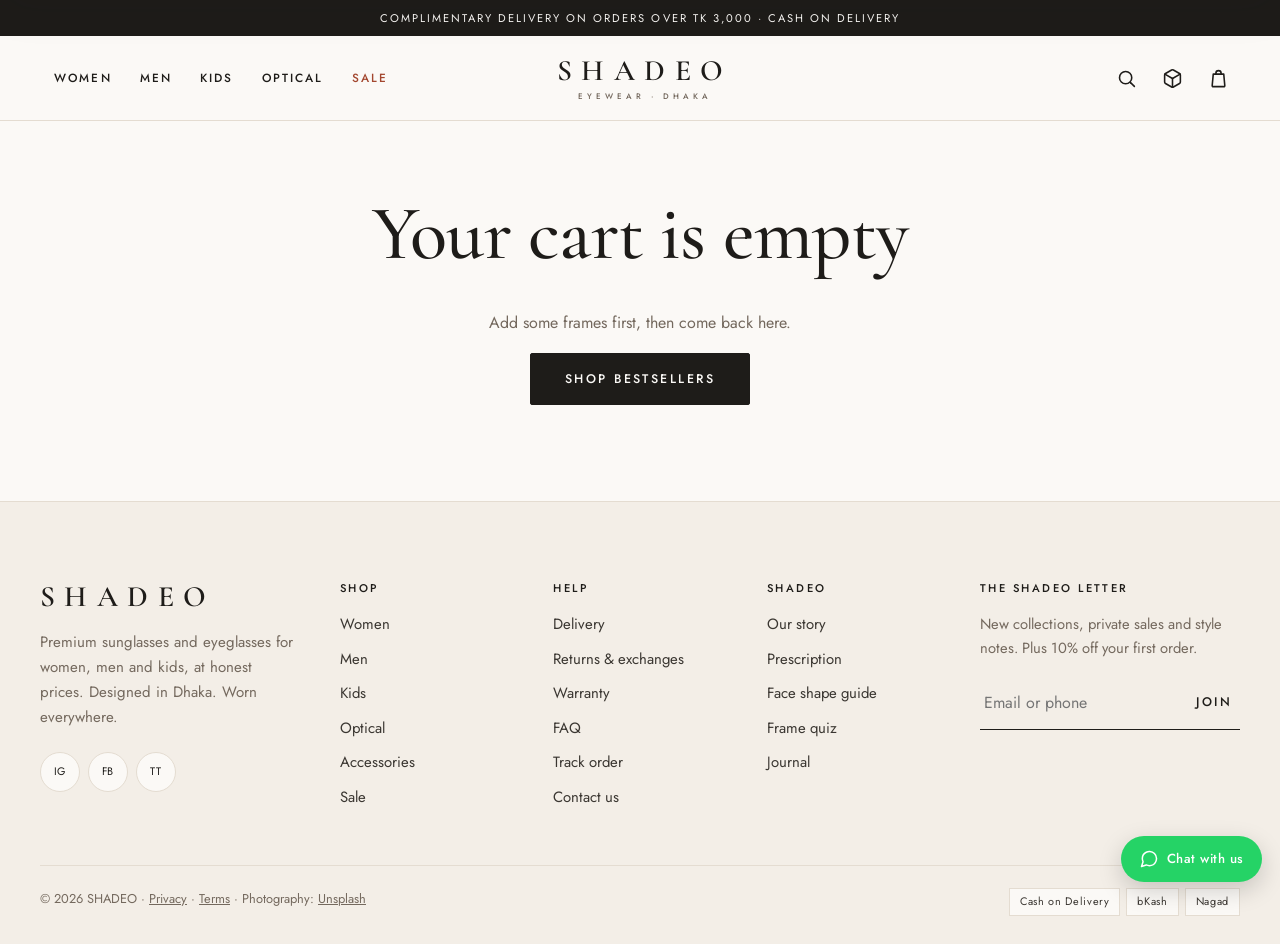
<file: website/checkout.html>
<!doctype html>
<html lang="en">
<head>
  <meta charset="utf-8">
  <meta name="viewport" content="width=device-width, initial-scale=1">
  <title>Checkout – SHADEO</title>
  <meta name="robots" content="noindex">
  <link rel="icon" href="data:image/svg+xml,%3Csvg xmlns='http://www.w3.org/2000/svg' viewBox='0 0 32 32'%3E%3Crect width='32' height='32' fill='%231E1C19'/%3E%3Ctext x='16' y='23' font-family='Georgia' font-size='20' text-anchor='middle' fill='%23FBF9F6'%3ES%3C/text%3E%3C/svg%3E">
  <link rel="preconnect" href="https://fonts.googleapis.com">
  <link rel="preconnect" href="https://fonts.gstatic.com" crossorigin>
  <link href="https://fonts.googleapis.com/css2?family=Cormorant+Garamond:ital,wght@0,400;0,500;0,600;1,400;1,500&family=Jost:wght@300;400;500&display=swap" rel="stylesheet">
  <link rel="stylesheet" href="assets/css/style.css">
</head>
<body data-page="checkout">
  <!-- Page: Checkout. Saves the order in the browser and hands it to WhatsApp on the confirmation screen. Logic: assets/js/pages/checkout.js.
       Header, menus, cart drawer and footer are injected into #site-header / #site-footer by assets/js/app.js. -->
  <div id="site-header"></div>

  <main id="main">
    <div class="page-width" id="checkout-root"></div>
  </main>

  <div id="site-footer"></div>

  <script src="assets/js/data.js"></script>
  <script src="assets/js/frames.js"></script>
  <script src="assets/js/app.js"></script>
  <script src="assets/js/pages/checkout.js"></script>
</body>
</html>
</file>
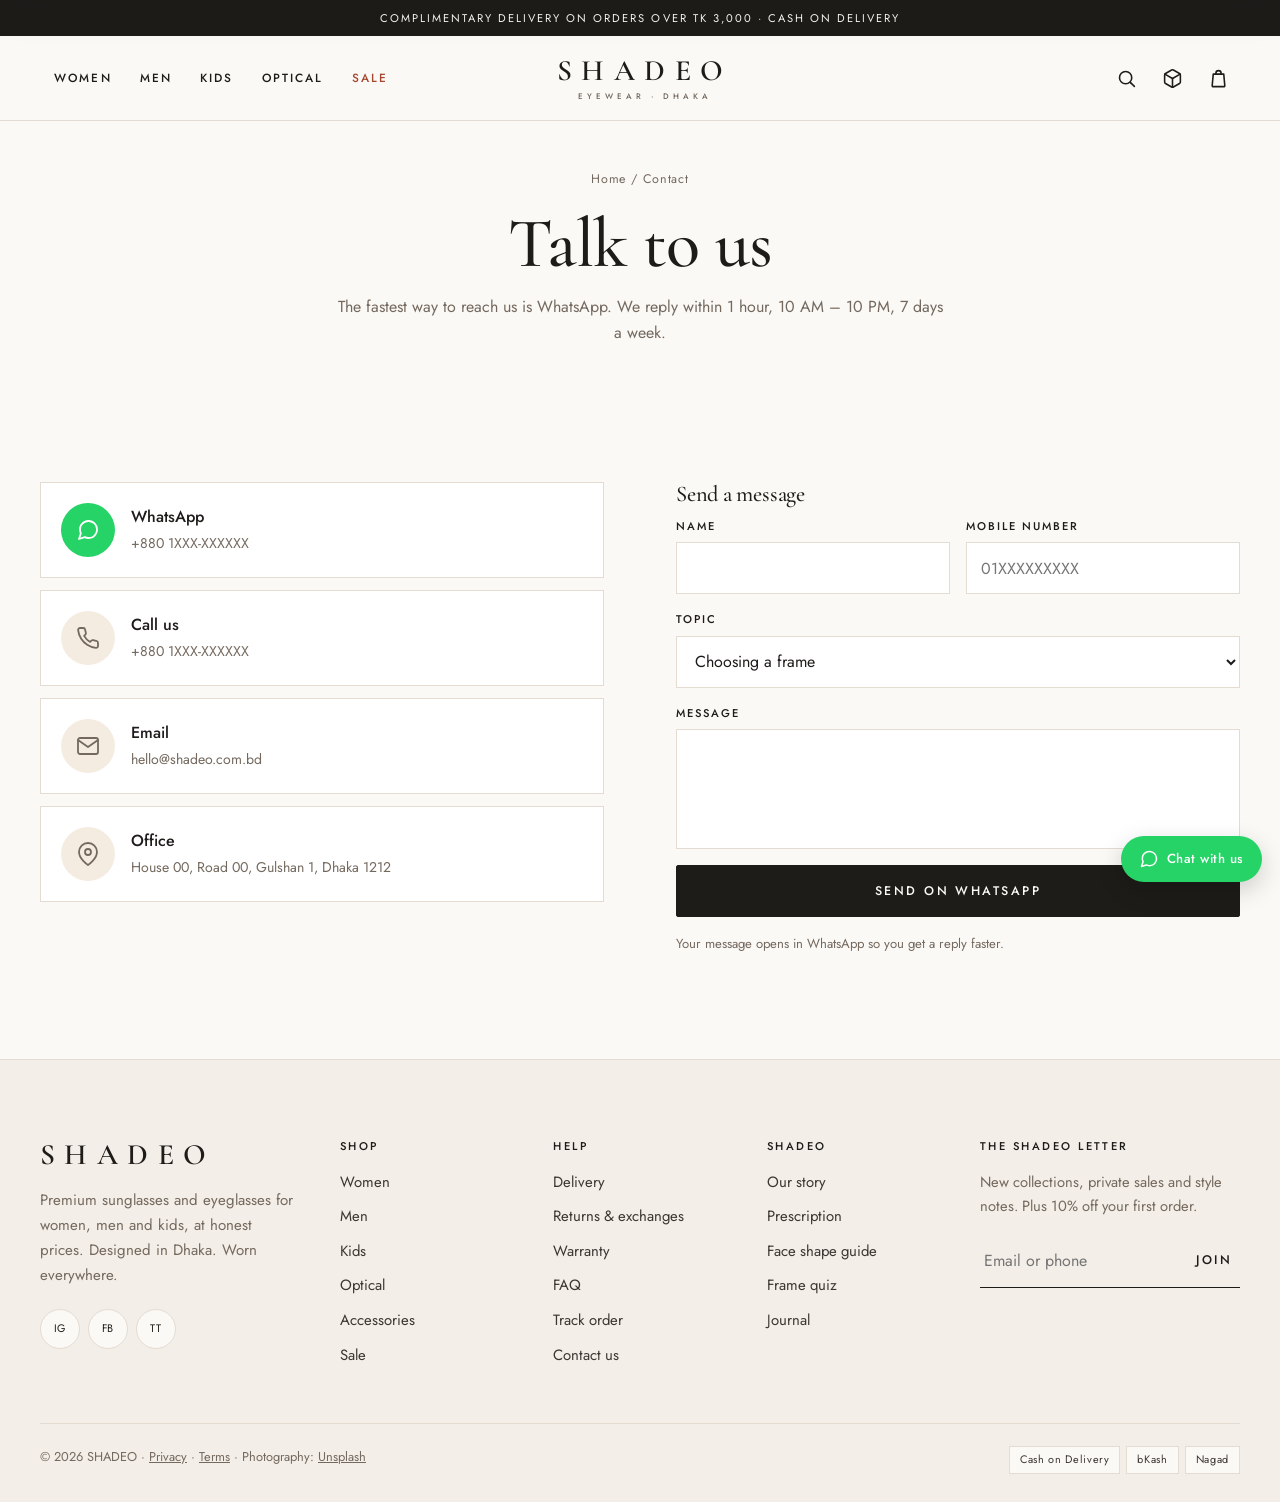
<file: website/contact.html>
<!doctype html>
<html lang="en">
<head>
  <meta charset="utf-8">
  <meta name="viewport" content="width=device-width, initial-scale=1">
  <title>Contact SHADEO: WhatsApp, Phone &amp; Email</title>
  <meta name="description" content="Questions about frames, sizes or orders? WhatsApp SHADEO. We reply within 1 hour, 7 days a week.">
  <link rel="icon" href="data:image/svg+xml,%3Csvg xmlns='http://www.w3.org/2000/svg' viewBox='0 0 32 32'%3E%3Crect width='32' height='32' fill='%231E1C19'/%3E%3Ctext x='16' y='23' font-family='Georgia' font-size='20' text-anchor='middle' fill='%23FBF9F6'%3ES%3C/text%3E%3C/svg%3E">
  <link rel="preconnect" href="https://fonts.googleapis.com">
  <link rel="preconnect" href="https://fonts.gstatic.com" crossorigin>
  <link href="https://fonts.googleapis.com/css2?family=Cormorant+Garamond:ital,wght@0,400;0,500;0,600;1,400;1,500&family=Jost:wght@300;400;500&display=swap" rel="stylesheet">
  <link rel="stylesheet" href="assets/css/style.css">
</head>
<body data-page="contact">
  <!-- Page: Contact page. The form opens WhatsApp with the message pre-filled.
       Header, menus, cart drawer and footer are injected into #site-header / #site-footer by assets/js/app.js. -->
  <div id="site-header"></div>
  <main id="main">
    <section class="page-hero">
      <div class="page-width">
        <nav class="breadcrumbs" aria-label="Breadcrumb"><a href="index.html">Home</a> / <span>Contact</span></nav>
        <h1>Talk to us</h1>
        <p>The fastest way to reach us is WhatsApp. We reply within 1 hour, 10 AM – 10 PM, 7 days a week.</p>
      </div>
    </section>
    <section class="section">
      <div class="page-width two-col" style="align-items:start">
        <div class="contact-cards">
          <a class="contact-card" data-wa="Hi SHADEO! I have a question." href="#" target="_blank" rel="noopener"><span class="icon-circle" style="background:#25D366;color:#fff" data-icon="chat"></span><div><strong>WhatsApp</strong><span data-cfg="phone"></span></div></a>
          <a class="contact-card" id="call-link" href="#"><span class="icon-circle" data-icon="phone"></span><div><strong>Call us</strong><span data-cfg="phone"></span></div></a>
          <a class="contact-card" id="mail-link" href="#"><span class="icon-circle" data-icon="mail"></span><div><strong>Email</strong><span data-cfg="email"></span></div></a>
          <div class="contact-card"><span class="icon-circle" data-icon="pin"></span><div><strong>Office</strong><span data-cfg="address"></span></div></div>
        </div>
        <div>
          <h2 style="font-size:1.4rem">Send a message</h2>
          <form class="form" id="contact-form">
            <div class="form-row form-row--2">
              <div class="field"><label for="c-name">Name</label><input id="c-name" required autocomplete="name"></div>
              <div class="field"><label for="c-phone">Mobile number</label><input id="c-phone" type="tel" required autocomplete="tel" placeholder="01XXXXXXXXX"></div>
            </div>
            <div class="field"><label for="c-topic">Topic</label>
              <select id="c-topic"><option>Choosing a frame</option><option>An existing order</option><option>Prescription</option><option>Returns &amp; warranty</option><option>Wholesale / corporate</option><option>Something else</option></select>
            </div>
            <div class="field"><label for="c-msg">Message</label><textarea id="c-msg" required></textarea></div>
            <button class="btn" type="submit">Send on WhatsApp</button>
            <p class="muted" style="font-size:.82rem;margin:0">Your message opens in WhatsApp so you get a reply faster.</p>
          </form>
        </div>
      </div>
    </section>
  </main>
  <div id="site-footer"></div>
  <script src="assets/js/data.js"></script>
  <script src="assets/js/frames.js"></script>
  <script src="assets/js/app.js"></script>
  <script>
    Shadeo.onReady(() => {
      const { $, CFG, waLink } = Shadeo;
      $('#call-link').href = `tel:${CFG.phone.replace(/[^\d+]/g, '')}`;
      $('#mail-link').href = `mailto:${CFG.email}`;
      $('#contact-form').addEventListener('submit', (e) => {
        e.preventDefault();
        const msg = `Hi SHADEO! My name is ${$('#c-name').value.trim()} (${$('#c-phone').value.trim()}).\nTopic: ${$('#c-topic').value}\n\n${$('#c-msg').value.trim()}`;
        window.open(waLink(msg), '_blank', 'noopener');
      });
    });
  </script>
</body>
</html>
</file>
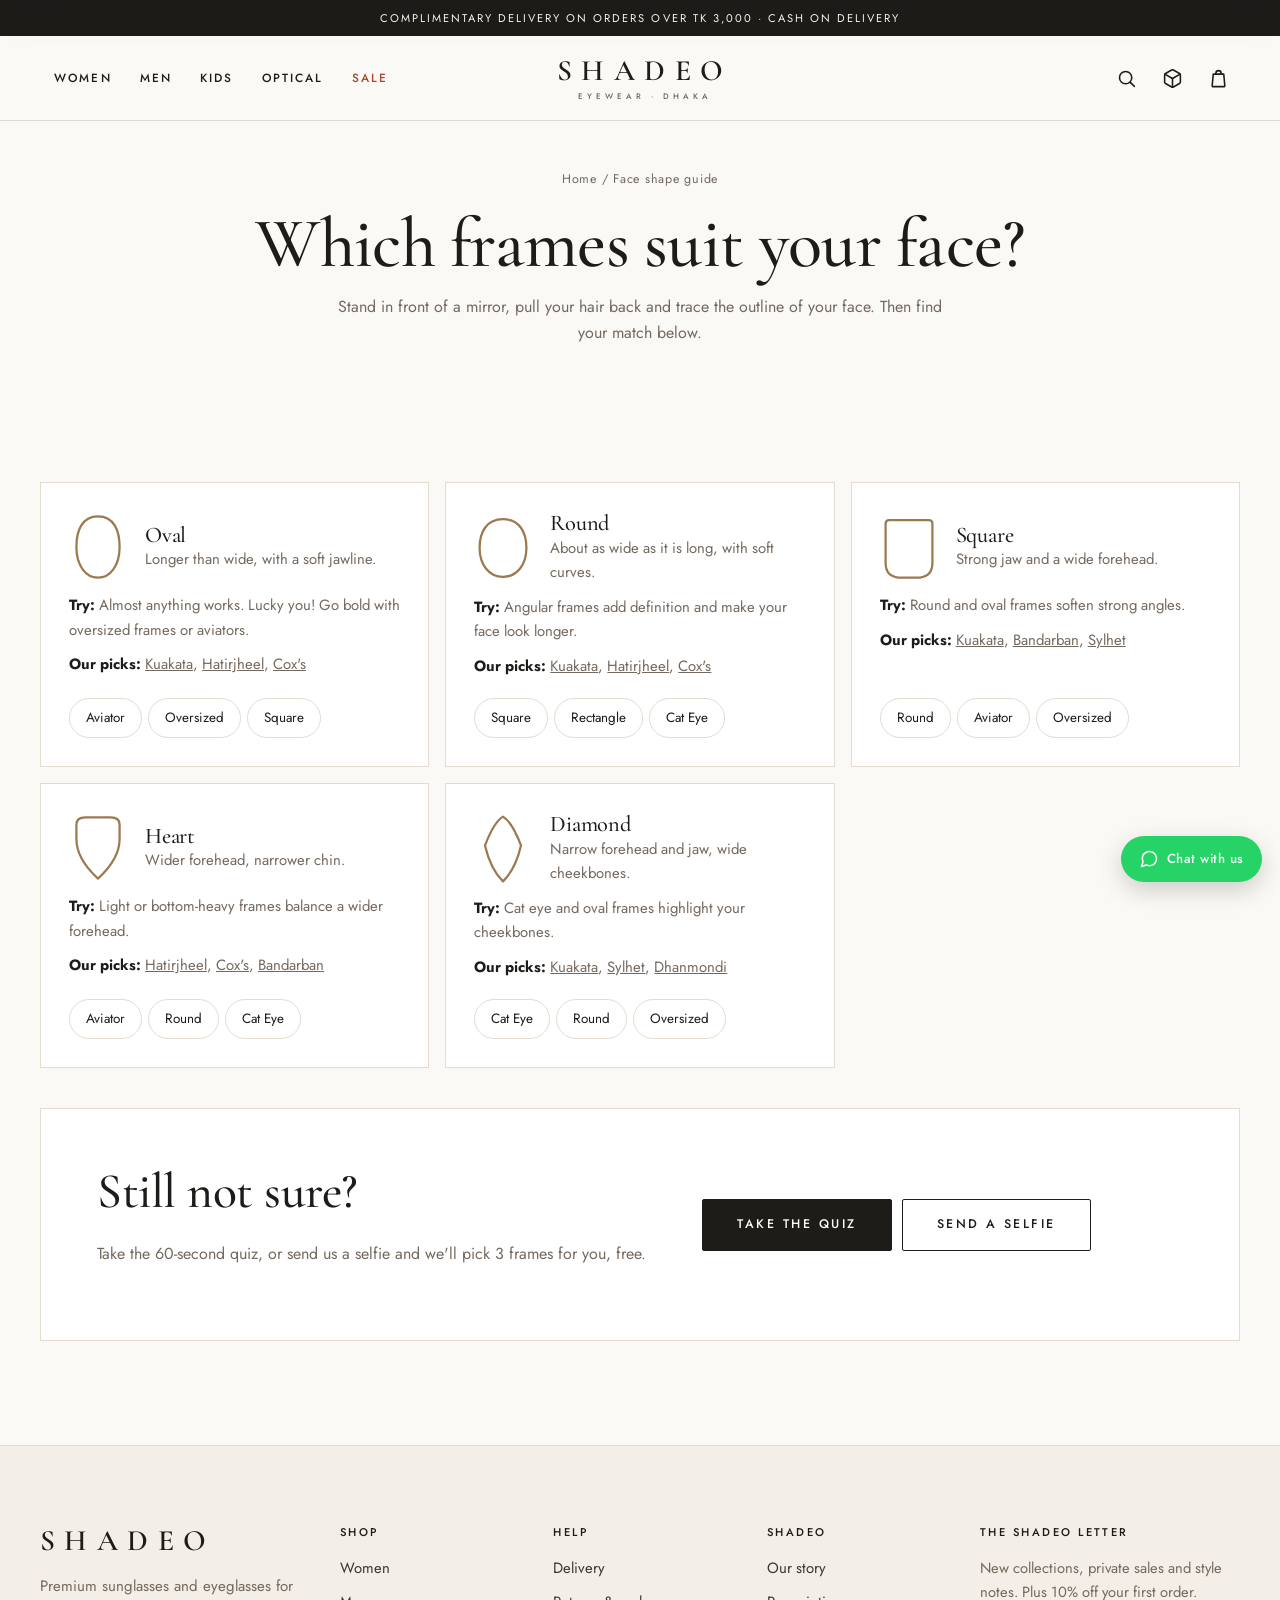
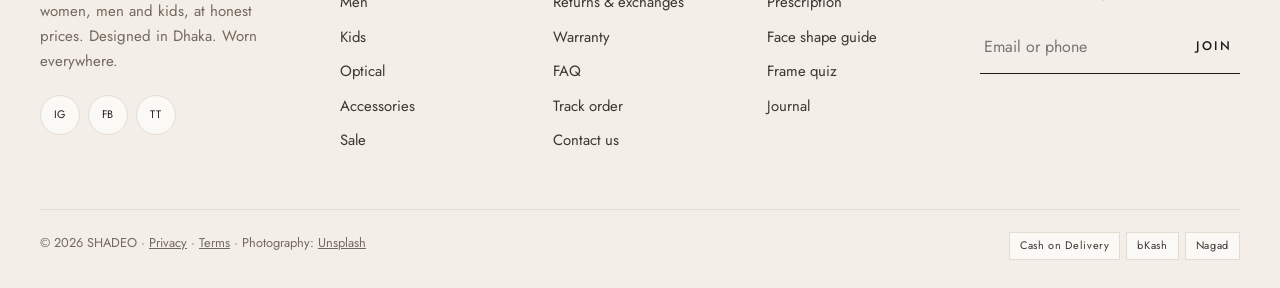
<file: website/face-shapes.html>
<!doctype html>
<html lang="en">
<head>
  <meta charset="utf-8">
  <meta name="viewport" content="width=device-width, initial-scale=1">
  <title>Which Glasses Suit My Face Shape? – SHADEO Guide</title>
  <meta name="description" content="Round, oval, square, heart or diamond face? Find the sunglasses and eyeglass frames that flatter you most.">
  <link rel="icon" href="data:image/svg+xml,%3Csvg xmlns='http://www.w3.org/2000/svg' viewBox='0 0 32 32'%3E%3Crect width='32' height='32' fill='%231E1C19'/%3E%3Ctext x='16' y='23' font-family='Georgia' font-size='20' text-anchor='middle' fill='%23FBF9F6'%3ES%3C/text%3E%3C/svg%3E">
  <link rel="preconnect" href="https://fonts.googleapis.com">
  <link rel="preconnect" href="https://fonts.gstatic.com" crossorigin>
  <link href="https://fonts.googleapis.com/css2?family=Cormorant+Garamond:ital,wght@0,400;0,500;0,600;1,400;1,500&family=Jost:wght@300;400;500&display=swap" rel="stylesheet">
  <link rel="stylesheet" href="assets/css/style.css">
</head>
<body data-page="faces">
  <!-- Page: Face shape guide. Cards are built from the faces[] field on each product in data.js.
       Header, menus, cart drawer and footer are injected into #site-header / #site-footer by assets/js/app.js. -->
  <div id="site-header"></div>
  <main id="main">
    <section class="page-hero">
      <div class="page-width">
        <nav class="breadcrumbs" aria-label="Breadcrumb"><a href="index.html">Home</a> / <span>Face shape guide</span></nav>
        <h1>Which frames suit your face?</h1>
        <p>Stand in front of a mirror, pull your hair back and trace the outline of your face. Then find your match below.</p>
      </div>
    </section>
    <section class="section">
      <div class="page-width">
        <div class="face-grid" id="face-grid"></div>
        <div class="reviews-cta" style="margin-top:40px">
          <div>
            <h2>Still not sure?</h2>
            <p class="muted">Take the 60-second quiz, or send us a selfie and we'll pick 3 frames for you, free.</p>
          </div>
          <div style="display:flex;gap:10px;flex-wrap:wrap">
            <a class="btn" href="quiz.html">Take the quiz</a>
            <a class="btn btn--outline" data-wa="Hi SHADEO! Which frames suit my face? I'll send a selfie." href="#" target="_blank" rel="noopener">Send a selfie</a>
          </div>
        </div>
      </div>
    </section>
  </main>
  <div id="site-footer"></div>
  <script src="assets/js/data.js"></script>
  <script src="assets/js/frames.js"></script>
  <script src="assets/js/app.js"></script>
  <script>
    Shadeo.onReady(() => {
      const { $, Art, esc, PRODUCTS } = Shadeo;
      const FACES = [
        ['oval', 'Oval', 'Longer than wide, with a soft jawline.', 'Almost anything works. Lucky you! Go bold with oversized frames or aviators.', ['aviator', 'oversized', 'square']],
        ['round', 'Round', 'About as wide as it is long, with soft curves.', 'Angular frames add definition and make your face look longer.', ['square', 'rectangle', 'cat-eye']],
        ['square', 'Square', 'Strong jaw and a wide forehead.', 'Round and oval frames soften strong angles.', ['round', 'aviator', 'oversized']],
        ['heart', 'Heart', 'Wider forehead, narrower chin.', 'Light or bottom-heavy frames balance a wider forehead.', ['aviator', 'round', 'cat-eye']],
        ['diamond', 'Diamond', 'Narrow forehead and jaw, wide cheekbones.', 'Cat eye and oval frames highlight your cheekbones.', ['cat-eye', 'round', 'oversized']],
      ];
      const label = (id) => (window.SHADEO_SHAPES.find((s) => s.id === id) || {}).label;
      $('#face-grid').innerHTML = FACES.map(([id, name, how, tip, shapes]) => {
        const picks = PRODUCTS.filter((p) => p.faces && p.faces.includes(id)).slice(0, 3);
        return `<article class="face-card">
          <div class="face-card__top">${Art.face(id)}<div><h2 style="font-size:1.4rem;margin:0">${name}</h2><p>${esc(how)}</p></div></div>
          <p><strong style="color:var(--ink)">Try:</strong> ${esc(tip)}</p>
          <p><strong style="color:var(--ink)">Our picks:</strong> ${picks.map((p) => `<a href="product.html?p=${p.handle}">${esc(p.name)}</a>`).join(', ')}</p>
          <div class="chips">${shapes.map((s) => `<a class="chip" href="shop.html?c=all&shape=${s}">${label(s)}</a>`).join('')}</div>
        </article>`;
      }).join('');
    });
  </script>
</body>
</html>
</file>
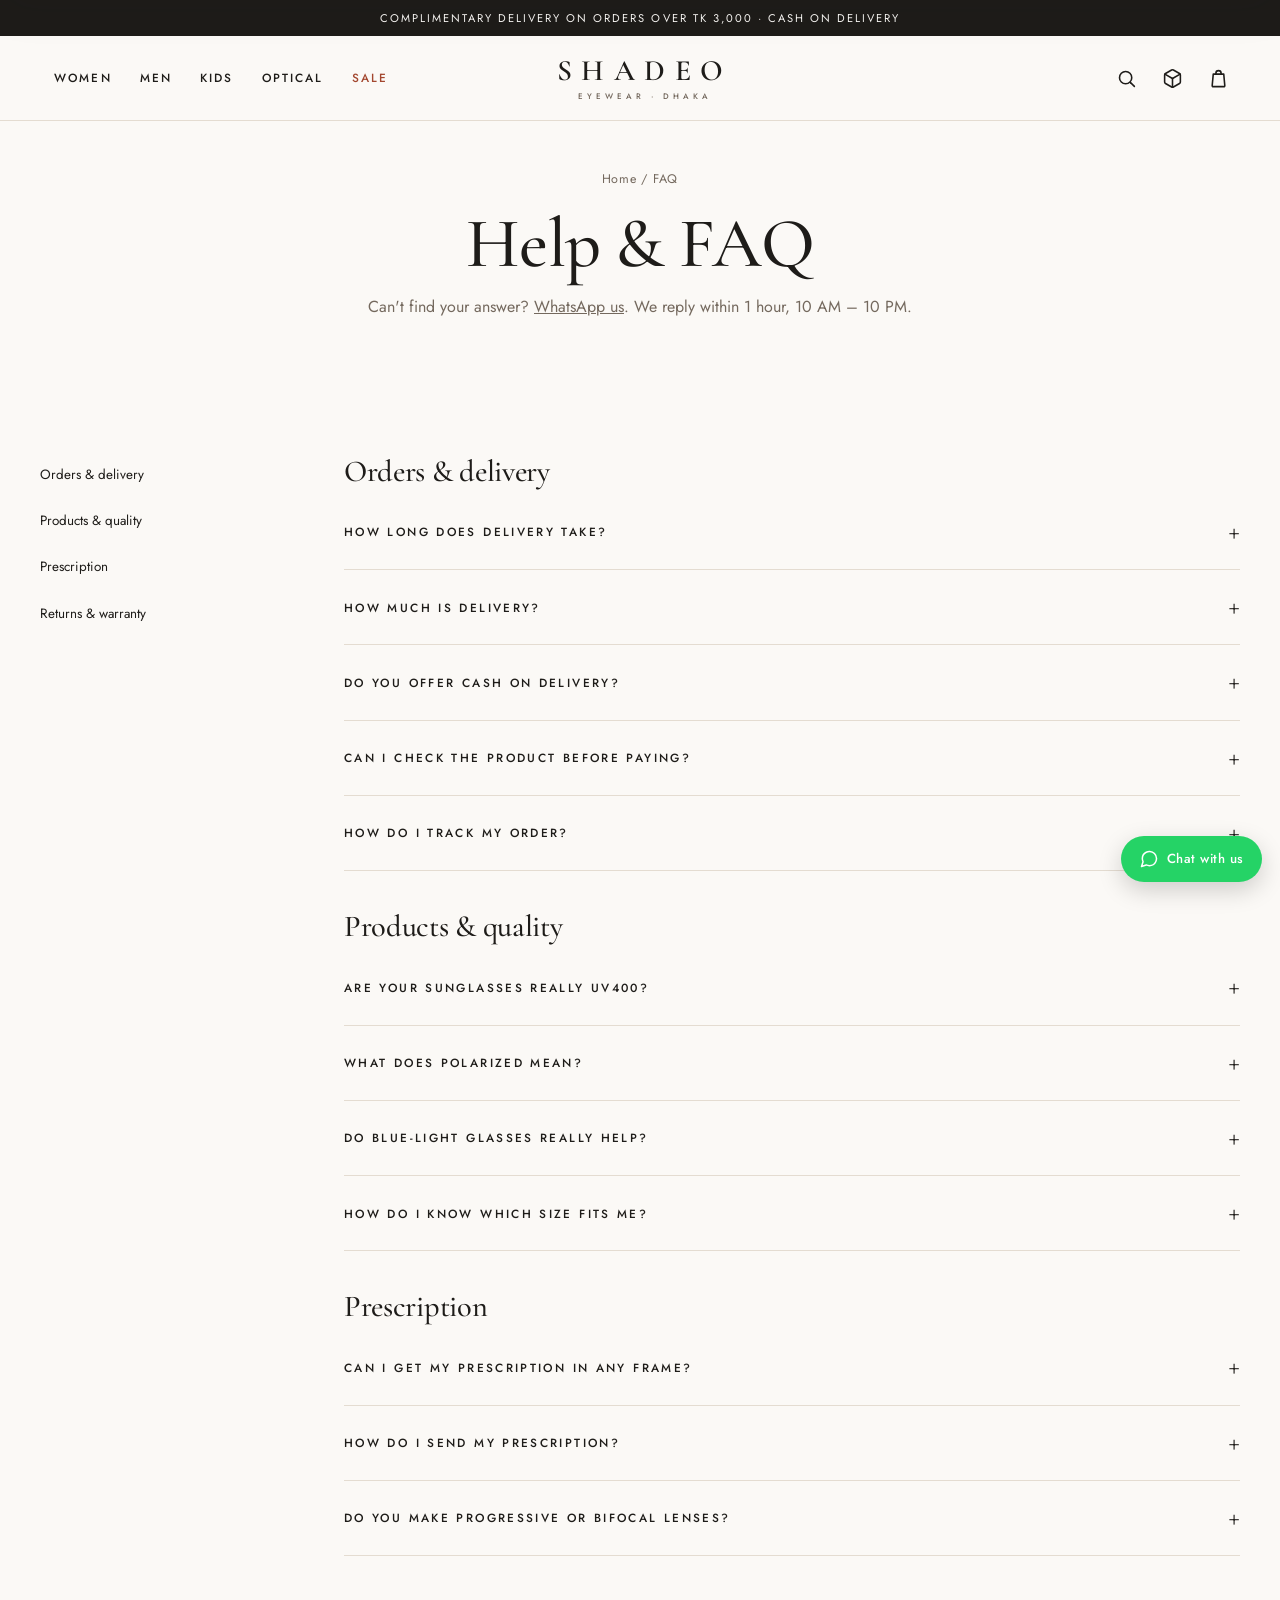
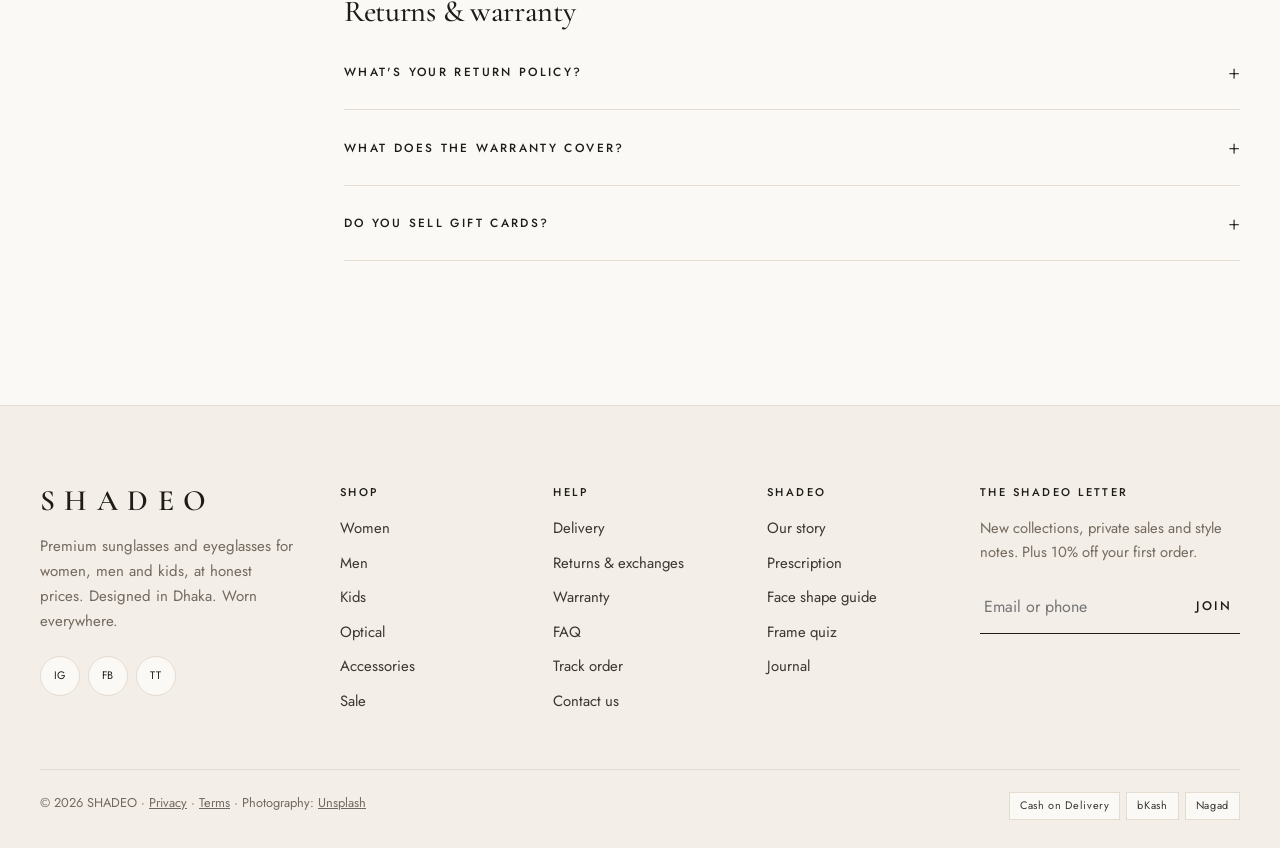
<file: website/faq.html>
<!doctype html>
<html lang="en">
<head>
  <meta charset="utf-8">
  <meta name="viewport" content="width=device-width, initial-scale=1">
  <title>FAQ: Delivery, Returns &amp; Prescription – SHADEO</title>
  <meta name="description" content="Answers about Cash on Delivery, delivery times, UV400, polarized lenses, prescriptions, returns and warranty.">
  <link rel="icon" href="data:image/svg+xml,%3Csvg xmlns='http://www.w3.org/2000/svg' viewBox='0 0 32 32'%3E%3Crect width='32' height='32' fill='%231E1C19'/%3E%3Ctext x='16' y='23' font-family='Georgia' font-size='20' text-anchor='middle' fill='%23FBF9F6'%3ES%3C/text%3E%3C/svg%3E">
  <link rel="preconnect" href="https://fonts.googleapis.com">
  <link rel="preconnect" href="https://fonts.gstatic.com" crossorigin>
  <link href="https://fonts.googleapis.com/css2?family=Cormorant+Garamond:ital,wght@0,400;0,500;0,600;1,400;1,500&family=Jost:wght@300;400;500&display=swap" rel="stylesheet">
  <link rel="stylesheet" href="assets/css/style.css">
</head>
<body data-page="faq">
  <!-- Page: Help and FAQ, grouped by topic.
       Header, menus, cart drawer and footer are injected into #site-header / #site-footer by assets/js/app.js. -->
  <div id="site-header"></div>
  <main id="main">
    <section class="page-hero">
      <div class="page-width">
        <nav class="breadcrumbs" aria-label="Breadcrumb"><a href="index.html">Home</a> / <span>FAQ</span></nav>
        <h1>Help &amp; FAQ</h1>
        <p>Can't find your answer? <a data-wa="Hi SHADEO! I have a question." href="#" target="_blank" rel="noopener">WhatsApp us</a>. We reply within 1 hour, 10 AM – 10 PM.</p>
      </div>
    </section>
    <section class="section">
      <div class="page-width faq-cats">
        <nav class="faq-nav" aria-label="FAQ topics">
          <a class="chip" href="#orders">Orders &amp; delivery</a>
          <a class="chip" href="#products">Products &amp; quality</a>
          <a class="chip" href="#prescription">Prescription</a>
          <a class="chip" href="#returns">Returns &amp; warranty</a>
        </nav>
        <div>
          <div class="faq-group" id="orders">
            <h2>Orders &amp; delivery</h2>
            <details class="accordion"><summary>How long does delivery take?</summary><div class="accordion__body">Inside Dhaka: 1–2 working days. Outside Dhaka: 2–4 working days. Prescription orders: 5–7 days. Friday and public holidays are not counted.</div></details>
            <details class="accordion"><summary>How much is delivery?</summary><div class="accordion__body">Tk 70 inside Dhaka and Tk 130 outside Dhaka. <strong>Free on orders over Tk 3,000.</strong></div></details>
            <details class="accordion"><summary>Do you offer Cash on Delivery?</summary><div class="accordion__body">Yes, all over Bangladesh. You can also pay by bKash or Nagad.</div></details>
            <details class="accordion"><summary>Can I check the product before paying?</summary><div class="accordion__body">Yes. With Cash on Delivery you can open the parcel in front of the delivery person and check your frames before you pay.</div></details>
            <details class="accordion"><summary>How do I track my order?</summary><div class="accordion__body">We send an SMS with your tracking link once your order ships. You can also use the <a href="track-order.html">Track Order</a> page or WhatsApp us your order number.</div></details>
          </div>
          <div class="faq-group" id="products">
            <h2>Products &amp; quality</h2>
            <details class="accordion"><summary>Are your sunglasses really UV400?</summary><div class="accordion__body">Yes. Every SHADEO lens is made to block 100% of UVA and UVB rays (UV400). That's real protection, not just a dark tint.</div></details>
            <details class="accordion"><summary>What does polarized mean?</summary><div class="accordion__body">Polarized lenses cut glare reflected off roads, water and glass. Everything looks sharper and your eyes relax. Great for driving and the beach.</div></details>
            <details class="accordion"><summary>Do blue-light glasses really help?</summary><div class="accordion__body">They filter part of the blue light and glare from screens, and many people find their eyes feel less tired after long screen hours. They're not a medical treatment, though; please see an eye doctor if you have ongoing eye problems.</div></details>
            <details class="accordion"><summary>How do I know which size fits me?</summary><div class="accordion__body">Every product page shows the exact measurements and a size guide. You can also compare with the numbers printed inside a pair you already own, or send us a selfie on WhatsApp.</div></details>
          </div>
          <div class="faq-group" id="prescription">
            <h2>Prescription</h2>
            <details class="accordion"><summary>Can I get my prescription in any frame?</summary><div class="accordion__body">Yes, any frame marked "Prescription-ready". Choose your lens type on the product page. <a href="prescription.html">See how it works</a>.</div></details>
            <details class="accordion"><summary>How do I send my prescription?</summary><div class="accordion__body">Type it in on the product page, or send a clear photo on WhatsApp after ordering. Our optician checks it before making your lenses.</div></details>
            <details class="accordion"><summary>Do you make progressive or bifocal lenses?</summary><div class="accordion__body">Not yet; they're coming soon. We currently make single-vision lenses.</div></details>
          </div>
          <div class="faq-group" id="returns">
            <h2>Returns &amp; warranty</h2>
            <details class="accordion"><summary>What's your return policy?</summary><div class="accordion__body">7-day easy returns or exchanges for unused frames in original packaging. Prescription lenses are made to order and can't be returned for change of mind. <a href="policies.html#returns">Full policy</a>.</div></details>
            <details class="accordion"><summary>What does the warranty cover?</summary><div class="accordion__body">6 months against manufacturing defects: broken hinges, peeling coating, loose frames. It doesn't cover accidental damage or scratches. <a href="policies.html#warranty">Warranty details</a>.</div></details>
            <details class="accordion"><summary>Do you sell gift cards?</summary><div class="accordion__body">Gift cards are coming soon. For now, WhatsApp us and we'll arrange a gift voucher for you.</div></details>
          </div>
        </div>
      </div>
    </section>
  </main>
  <div id="site-footer"></div>
  <script src="assets/js/data.js"></script>
  <script src="assets/js/frames.js"></script>
  <script src="assets/js/app.js"></script>
</body>
</html>
</file>
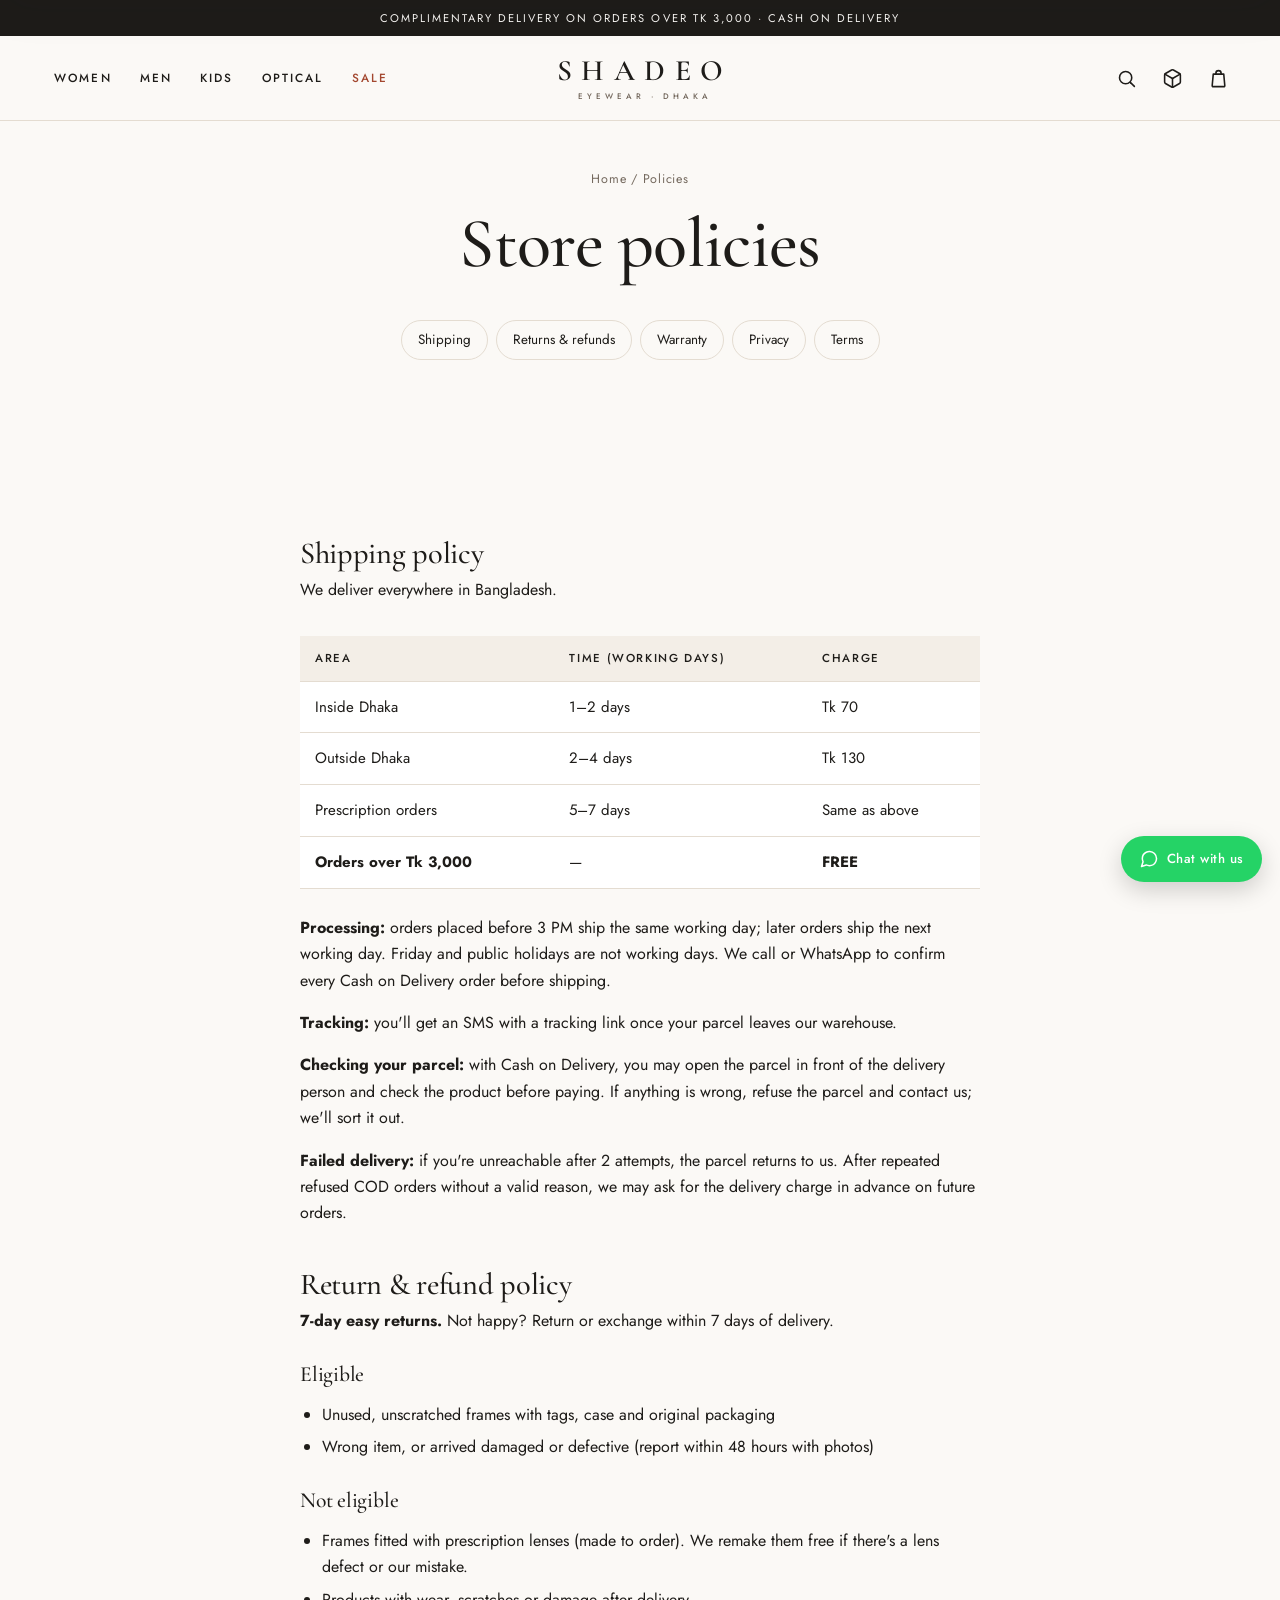
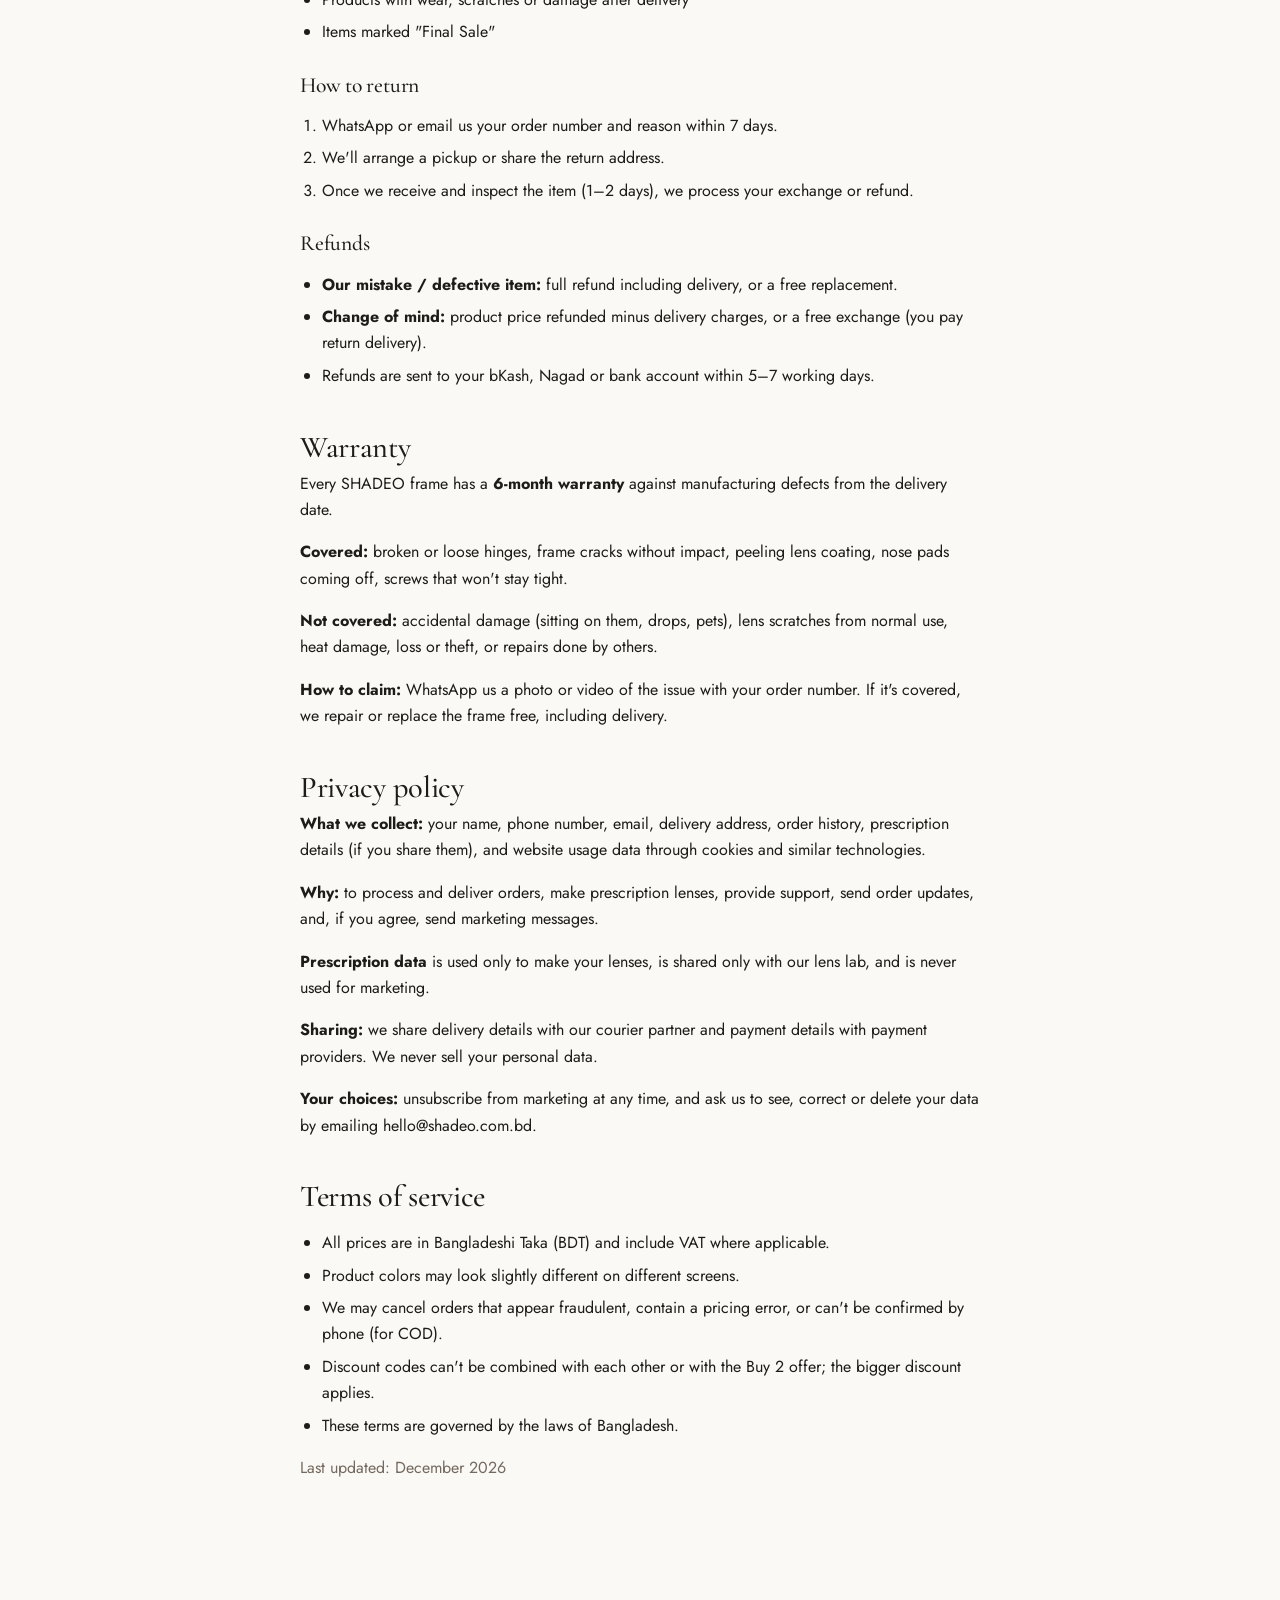
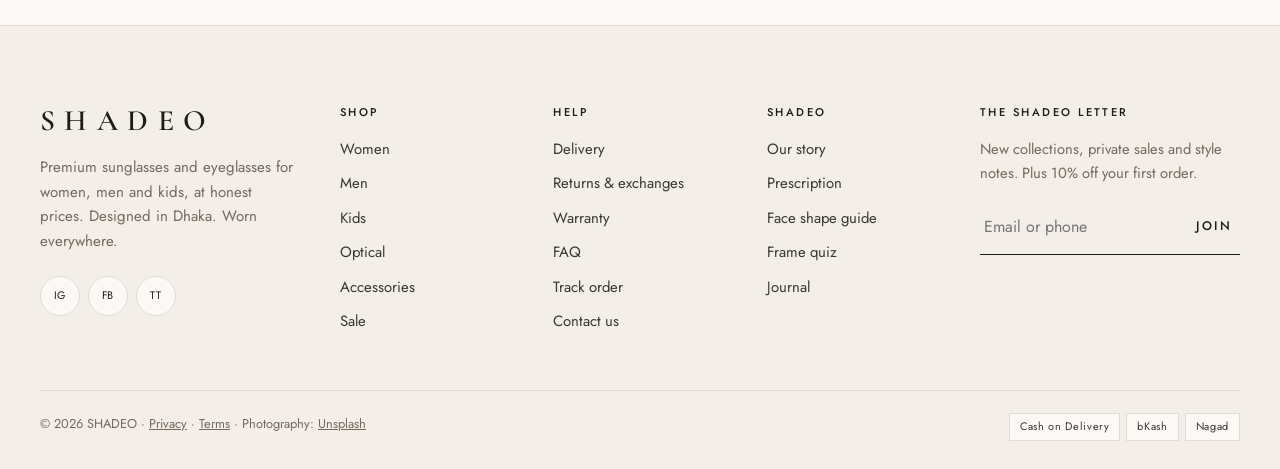
<file: website/policies.html>
<!doctype html>
<html lang="en">
<head>
  <meta charset="utf-8">
  <meta name="viewport" content="width=device-width, initial-scale=1">
  <title>Shipping, Returns, Warranty &amp; Privacy – SHADEO</title>
  <meta name="description" content="SHADEO shipping, return, warranty, privacy and terms policies.">
  <link rel="icon" href="data:image/svg+xml,%3Csvg xmlns='http://www.w3.org/2000/svg' viewBox='0 0 32 32'%3E%3Crect width='32' height='32' fill='%231E1C19'/%3E%3Ctext x='16' y='23' font-family='Georgia' font-size='20' text-anchor='middle' fill='%23FBF9F6'%3ES%3C/text%3E%3C/svg%3E">
  <link rel="preconnect" href="https://fonts.googleapis.com">
  <link rel="preconnect" href="https://fonts.gstatic.com" crossorigin>
  <link href="https://fonts.googleapis.com/css2?family=Cormorant+Garamond:ital,wght@0,400;0,500;0,600;1,400;1,500&family=Jost:wght@300;400;500&display=swap" rel="stylesheet">
  <link rel="stylesheet" href="assets/css/style.css">
</head>
<body data-page="policies">
  <!-- Page: Shipping, returns, warranty, privacy and terms. Footer links jump to each #section.
       Header, menus, cart drawer and footer are injected into #site-header / #site-footer by assets/js/app.js. -->
  <div id="site-header"></div>
  <main id="main">
    <section class="page-hero">
      <div class="page-width">
        <nav class="breadcrumbs" aria-label="Breadcrumb"><a href="index.html">Home</a> / <span>Policies</span></nav>
        <h1>Store policies</h1>
        <div class="cat-chips">
          <a class="chip" href="#shipping">Shipping</a><a class="chip" href="#returns">Returns &amp; refunds</a>
          <a class="chip" href="#warranty">Warranty</a><a class="chip" href="#privacy">Privacy</a><a class="chip" href="#terms">Terms</a>
        </div>
      </div>
    </section>
    <section class="section">
      <div class="page-width prose">
        <div class="faq-group" id="shipping">
          <h2>Shipping policy</h2>
          <p>We deliver everywhere in Bangladesh.</p>
          <div class="table-wrap"><table>
            <thead><tr><th>Area</th><th>Time (working days)</th><th>Charge</th></tr></thead>
            <tbody>
              <tr><td>Inside Dhaka</td><td>1–2 days</td><td>Tk 70</td></tr>
              <tr><td>Outside Dhaka</td><td>2–4 days</td><td>Tk 130</td></tr>
              <tr><td>Prescription orders</td><td>5–7 days</td><td>Same as above</td></tr>
              <tr><td><strong>Orders over Tk 3,000</strong></td><td>—</td><td><strong>FREE</strong></td></tr>
            </tbody>
          </table></div>
          <p><strong>Processing:</strong> orders placed before 3 PM ship the same working day; later orders ship the next working day. Friday and public holidays are not working days. We call or WhatsApp to confirm every Cash on Delivery order before shipping.</p>
          <p><strong>Tracking:</strong> you'll get an SMS with a tracking link once your parcel leaves our warehouse.</p>
          <p><strong>Checking your parcel:</strong> with Cash on Delivery, you may open the parcel in front of the delivery person and check the product before paying. If anything is wrong, refuse the parcel and contact us; we'll sort it out.</p>
          <p><strong>Failed delivery:</strong> if you're unreachable after 2 attempts, the parcel returns to us. After repeated refused COD orders without a valid reason, we may ask for the delivery charge in advance on future orders.</p>
        </div>

        <div class="faq-group" id="returns">
          <h2>Return &amp; refund policy</h2>
          <p><strong>7-day easy returns.</strong> Not happy? Return or exchange within 7 days of delivery.</p>
          <h3>Eligible</h3>
          <ul><li>Unused, unscratched frames with tags, case and original packaging</li><li>Wrong item, or arrived damaged or defective (report within 48 hours with photos)</li></ul>
          <h3>Not eligible</h3>
          <ul><li>Frames fitted with prescription lenses (made to order). We remake them free if there's a lens defect or our mistake.</li><li>Products with wear, scratches or damage after delivery</li><li>Items marked "Final Sale"</li></ul>
          <h3>How to return</h3>
          <ol><li>WhatsApp or email us your order number and reason within 7 days.</li><li>We'll arrange a pickup or share the return address.</li><li>Once we receive and inspect the item (1–2 days), we process your exchange or refund.</li></ol>
          <h3>Refunds</h3>
          <ul><li><strong>Our mistake / defective item:</strong> full refund including delivery, or a free replacement.</li><li><strong>Change of mind:</strong> product price refunded minus delivery charges, or a free exchange (you pay return delivery).</li><li>Refunds are sent to your bKash, Nagad or bank account within 5–7 working days.</li></ul>
        </div>

        <div class="faq-group" id="warranty">
          <h2>Warranty</h2>
          <p>Every SHADEO frame has a <strong>6-month warranty</strong> against manufacturing defects from the delivery date.</p>
          <p><strong>Covered:</strong> broken or loose hinges, frame cracks without impact, peeling lens coating, nose pads coming off, screws that won't stay tight.</p>
          <p><strong>Not covered:</strong> accidental damage (sitting on them, drops, pets), lens scratches from normal use, heat damage, loss or theft, or repairs done by others.</p>
          <p><strong>How to claim:</strong> WhatsApp us a photo or video of the issue with your order number. If it's covered, we repair or replace the frame free, including delivery.</p>
        </div>

        <div class="faq-group" id="privacy">
          <h2>Privacy policy</h2>
          <p><strong>What we collect:</strong> your name, phone number, email, delivery address, order history, prescription details (if you share them), and website usage data through cookies and similar technologies.</p>
          <p><strong>Why:</strong> to process and deliver orders, make prescription lenses, provide support, send order updates, and, if you agree, send marketing messages.</p>
          <p><strong>Prescription data</strong> is used only to make your lenses, is shared only with our lens lab, and is never used for marketing.</p>
          <p><strong>Sharing:</strong> we share delivery details with our courier partner and payment details with payment providers. We never sell your personal data.</p>
          <p><strong>Your choices:</strong> unsubscribe from marketing at any time, and ask us to see, correct or delete your data by emailing <span data-cfg="email"></span>.</p>
        </div>

        <div class="faq-group" id="terms">
          <h2>Terms of service</h2>
          <ul>
            <li>All prices are in Bangladeshi Taka (BDT) and include VAT where applicable.</li>
            <li>Product colors may look slightly different on different screens.</li>
            <li>We may cancel orders that appear fraudulent, contain a pricing error, or can't be confirmed by phone (for COD).</li>
            <li>Discount codes can't be combined with each other or with the Buy 2 offer; the bigger discount applies.</li>
            <li>These terms are governed by the laws of Bangladesh.</li>
          </ul>
          <p class="muted">Last updated: <span id="updated"></span></p>
        </div>
      </div>
    </section>
  </main>
  <div id="site-footer"></div>
  <script src="assets/js/data.js"></script>
  <script src="assets/js/frames.js"></script>
  <script src="assets/js/app.js"></script>
  <script>Shadeo.onReady(() => { Shadeo.$('#updated').textContent = new Date().toLocaleDateString('en-GB', { month: 'long', year: 'numeric' }); });</script>
</body>
</html>
</file>
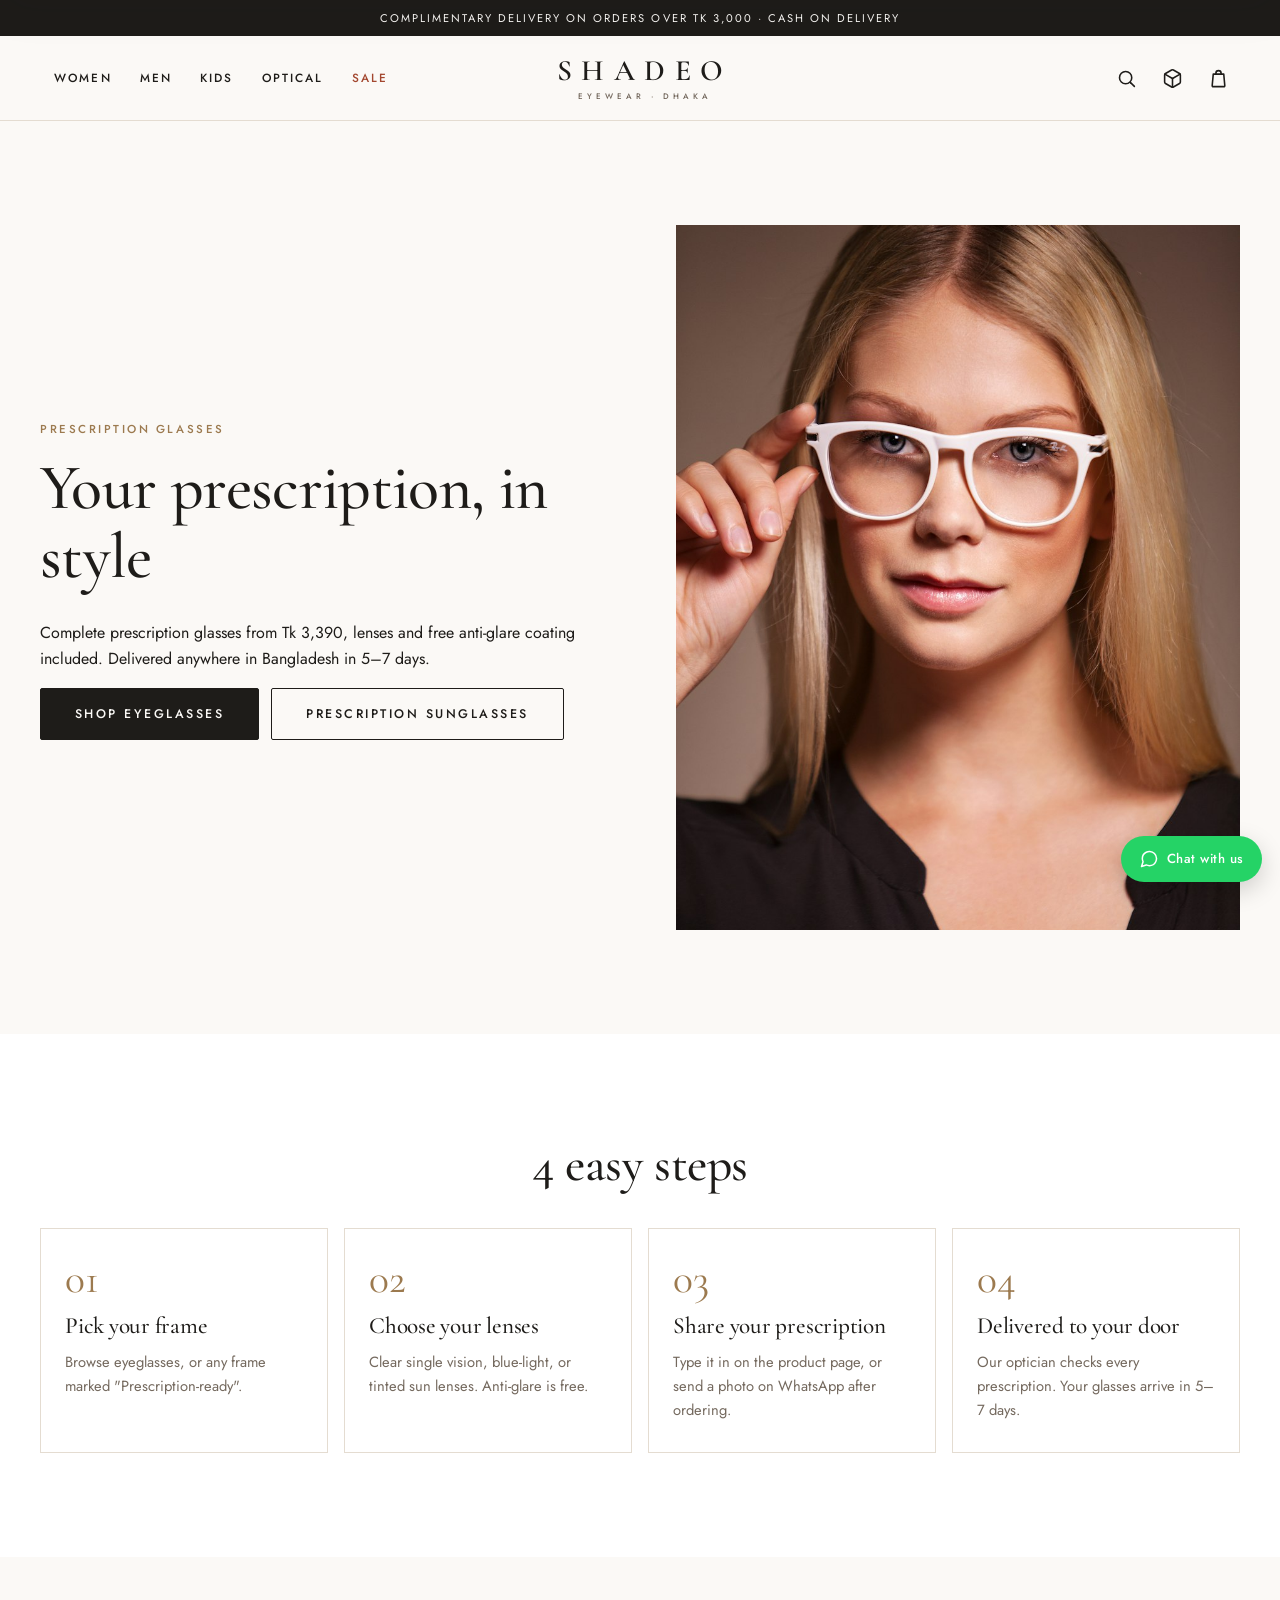
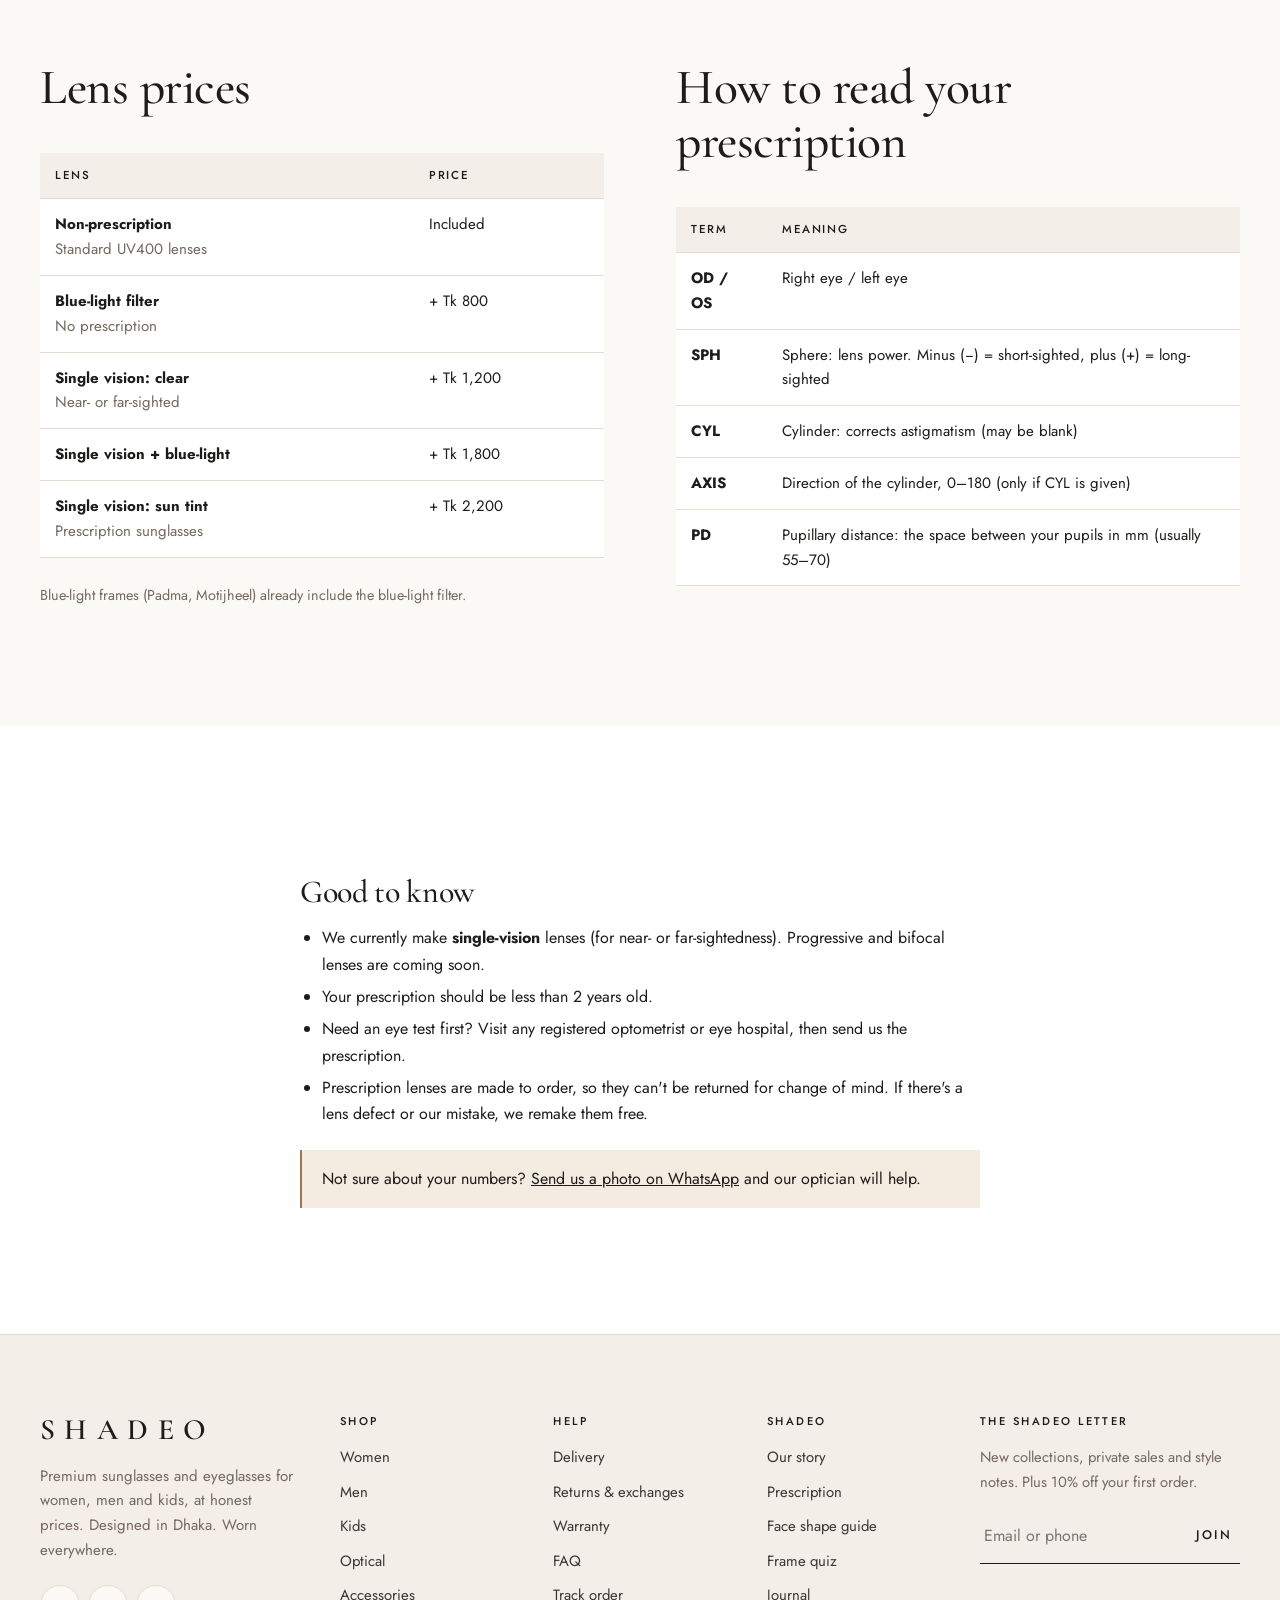
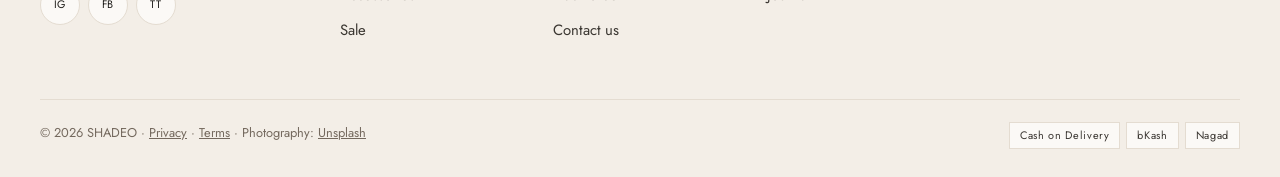
<file: website/prescription.html>
<!doctype html>
<html lang="en">
<head>
  <meta charset="utf-8">
  <meta name="viewport" content="width=device-width, initial-scale=1">
  <title>How to Order Prescription Glasses Online – SHADEO</title>
  <meta name="description" content="Pick a frame, choose your lenses, share your prescription, and get your glasses delivered in 5–7 days anywhere in Bangladesh.">
  <link rel="icon" href="data:image/svg+xml,%3Csvg xmlns='http://www.w3.org/2000/svg' viewBox='0 0 32 32'%3E%3Crect width='32' height='32' fill='%231E1C19'/%3E%3Ctext x='16' y='23' font-family='Georgia' font-size='20' text-anchor='middle' fill='%23FBF9F6'%3ES%3C/text%3E%3C/svg%3E">
  <link rel="preconnect" href="https://fonts.googleapis.com">
  <link rel="preconnect" href="https://fonts.gstatic.com" crossorigin>
  <link href="https://fonts.googleapis.com/css2?family=Cormorant+Garamond:ital,wght@0,400;0,500;0,600;1,400;1,500&family=Jost:wght@300;400;500&display=swap" rel="stylesheet">
  <link rel="stylesheet" href="assets/css/style.css">
</head>
<body data-page="prescription">
  <!-- Page: Prescription guide: steps, lens prices and how to read a prescription.
       Header, menus, cart drawer and footer are injected into #site-header / #site-footer by assets/js/app.js. -->
  <div id="site-header"></div>
  <main id="main">
    <section class="section">
      <div class="page-width two-col">
        <div>
          <p class="eyebrow">Prescription glasses</p>
          <h1 style="font-size:clamp(2.2rem,6vw,4rem)">Your prescription, in style</h1>
          <p class="hero__text">Complete prescription glasses from Tk 3,390, lenses and free anti-glare coating included. Delivered anywhere in Bangladesh in 5–7 days.</p>
          <div class="hero__ctas"><a class="btn" href="shop.html?c=eyeglasses">Shop eyeglasses</a><a class="btn btn--outline" href="shop.html?c=prescription">Prescription sunglasses</a></div>
        </div>
        <div class="big-visual" id="rx-art" aria-hidden="true"></div>
      </div>
    </section>

    <section class="section section--white">
      <div class="page-width">
        <div class="section-head section-head--center"><h2>4 easy steps</h2></div>
        <ol class="process">
          <li><h3>Pick your frame</h3><p>Browse eyeglasses, or any frame marked "Prescription-ready".</p></li>
          <li><h3>Choose your lenses</h3><p>Clear single vision, blue-light, or tinted sun lenses. Anti-glare is free.</p></li>
          <li><h3>Share your prescription</h3><p>Type it in on the product page, or send a photo on WhatsApp after ordering.</p></li>
          <li><h3>Delivered to your door</h3><p>Our optician checks every prescription. Your glasses arrive in 5–7 days.</p></li>
        </ol>
      </div>
    </section>

    <section class="section">
      <div class="page-width two-col" style="align-items:start">
        <div>
          <h2>Lens prices</h2>
          <div class="table-wrap"><table class="table">
            <thead><tr><th>Lens</th><th>Price</th></tr></thead>
            <tbody>
              <tr><td><strong>Non-prescription</strong><br><span class="muted">Standard UV400 lenses</span></td><td>Included</td></tr>
              <tr><td><strong>Blue-light filter</strong><br><span class="muted">No prescription</span></td><td>+ Tk 800</td></tr>
              <tr><td><strong>Single vision: clear</strong><br><span class="muted">Near- or far-sighted</span></td><td>+ Tk 1,200</td></tr>
              <tr><td><strong>Single vision + blue-light</strong></td><td>+ Tk 1,800</td></tr>
              <tr><td><strong>Single vision: sun tint</strong><br><span class="muted">Prescription sunglasses</span></td><td>+ Tk 2,200</td></tr>
            </tbody>
          </table></div>
          <p class="muted" style="font-size:.9rem">Blue-light frames (Padma, Motijheel) already include the blue-light filter.</p>
        </div>
        <div>
          <h2>How to read your prescription</h2>
          <div class="table-wrap"><table class="table">
            <thead><tr><th>Term</th><th>Meaning</th></tr></thead>
            <tbody>
              <tr><td><strong>OD / OS</strong></td><td>Right eye / left eye</td></tr>
              <tr><td><strong>SPH</strong></td><td>Sphere: lens power. Minus (−) = short-sighted, plus (+) = long-sighted</td></tr>
              <tr><td><strong>CYL</strong></td><td>Cylinder: corrects astigmatism (may be blank)</td></tr>
              <tr><td><strong>AXIS</strong></td><td>Direction of the cylinder, 0–180 (only if CYL is given)</td></tr>
              <tr><td><strong>PD</strong></td><td>Pupillary distance: the space between your pupils in mm (usually 55–70)</td></tr>
            </tbody>
          </table></div>
        </div>
      </div>
    </section>

    <section class="section section--white">
      <div class="page-width prose" style="margin:0 auto">
        <h2>Good to know</h2>
        <ul>
          <li>We currently make <strong>single-vision</strong> lenses (for near- or far-sightedness). Progressive and bifocal lenses are coming soon.</li>
          <li>Your prescription should be less than 2 years old.</li>
          <li>Need an eye test first? Visit any registered optometrist or eye hospital, then send us the prescription.</li>
          <li>Prescription lenses are made to order, so they can't be returned for change of mind. If there's a lens defect or our mistake, we remake them free.</li>
        </ul>
        <div class="callout">Not sure about your numbers? <a data-wa="Hi SHADEO! Can you check my prescription before I order?" href="#" target="_blank" rel="noopener">Send us a photo on WhatsApp</a> and our optician will help.</div>
      </div>
    </section>
  </main>
  <div id="site-footer"></div>
  <script src="assets/js/data.js"></script>
  <script src="assets/js/frames.js"></script>
  <script src="assets/js/app.js"></script>
  <script>
    Shadeo.onReady(() => {
      Shadeo.$('#rx-art').innerHTML = Shadeo.photo('assets/img/people/women-eyeglasses.jpg', 'Woman wearing optical frames');
    });
  </script>
</body>
</html>
</file>
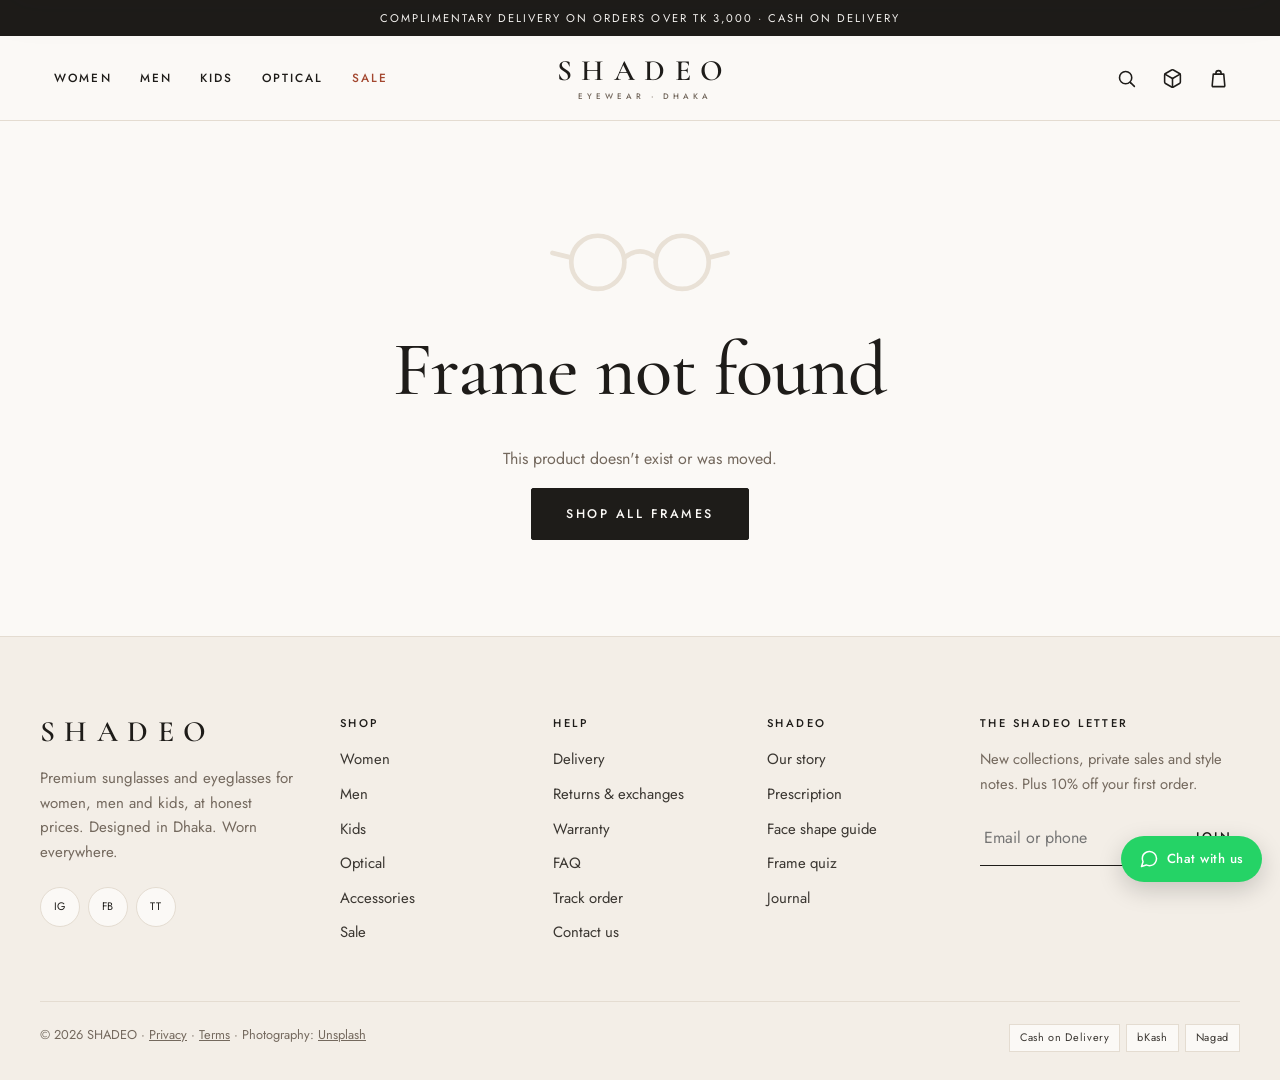
<file: website/product.html>
<!doctype html>
<html lang="en">
<head>
  <meta charset="utf-8">
  <meta name="viewport" content="width=device-width, initial-scale=1">
  <title>SHADEO</title>
  <meta name="description" content="Premium sunglasses and eyeglasses by SHADEO. 100% UV400, Cash on Delivery across Bangladesh.">
  <link rel="icon" href="data:image/svg+xml,%3Csvg xmlns='http://www.w3.org/2000/svg' viewBox='0 0 32 32'%3E%3Crect width='32' height='32' fill='%231E1C19'/%3E%3Ctext x='16' y='23' font-family='Georgia' font-size='20' text-anchor='middle' fill='%23FBF9F6'%3ES%3C/text%3E%3C/svg%3E">
  <link rel="preconnect" href="https://fonts.googleapis.com">
  <link rel="preconnect" href="https://fonts.gstatic.com" crossorigin>
  <link href="https://fonts.googleapis.com/css2?family=Cormorant+Garamond:ital,wght@0,400;0,500;0,600;1,400;1,500&family=Jost:wght@300;400;500&display=swap" rel="stylesheet">
  <link rel="stylesheet" href="assets/css/style.css">
</head>
<body data-page="product">
  <!-- Page: Product page. ?p= is the product handle from data.js. Gallery, colors, lens selector and prescription form: assets/js/pages/product.js.
       Header, menus, cart drawer and footer are injected into #site-header / #site-footer by assets/js/app.js. -->
  <div id="site-header"></div>

  <main id="main">
    <div class="page-width" id="product-root"></div>

    <section class="section section--white" id="complete-look" hidden>
      <div class="page-width">
        <div class="section-head"><div><h2>Complete the look</h2><p>Keep your new frames looking new.</p></div></div>
        <ul class="row-scroll" id="complete-grid" role="list"></ul>
      </div>
    </section>

    <section class="section" id="related" hidden>
      <div class="page-width">
        <div class="section-head"><div><h2>You may also like</h2></div><a class="link-arrow" href="shop.html?c=all">Shop all</a></div>
        <ul class="row-scroll" id="related-grid" role="list"></ul>
      </div>
    </section>

    <dialog class="modal" id="size-guide" aria-labelledby="size-guide-title">
      <div class="modal__inner">
        <button class="modal__close" type="button" data-dialog-close aria-label="Close">×</button>
        <h2 id="size-guide-title">Find your size</h2>
        <table>
          <thead><tr><th>Size</th><th>Frame width</th><th>Best for</th></tr></thead>
          <tbody>
            <tr><td><strong>Small</strong></td><td>Up to 130 mm</td><td>Narrow faces, teens</td></tr>
            <tr><td><strong>Medium</strong></td><td>131 – 140 mm</td><td>Most faces</td></tr>
            <tr><td><strong>Large</strong></td><td>141 mm +</td><td>Wider faces, oversized look</td></tr>
          </tbody>
        </table>
        <p><strong>Which size fits me?</strong></p>
        <ol>
          <li><strong>Check glasses you already own.</strong> Look inside the arm for numbers like <em>52□18-140</em>: lens width, bridge and temple length in mm. Pick a SHADEO frame within ±2 mm.</li>
          <li><strong>The card trick.</strong> Hold any bank card flat under your nose, one short edge at the centre of your nose. If it reaches past the outer corner of your eye, choose Small. If it ends right at the corner, Medium. If it stops before the corner, Large.</li>
          <li><strong>Still not sure?</strong> <a data-wa="Hi SHADEO! Can you help me pick a frame size? I'll send a selfie." href="#" target="_blank" rel="noopener">Send us a selfie on WhatsApp</a> and we'll recommend a size.</li>
        </ol>
      </div>
    </dialog>
  </main>

  <div id="site-footer"></div>

  <script src="assets/js/data.js"></script>
  <script src="assets/js/frames.js"></script>
  <script src="assets/js/app.js"></script>
  <script src="assets/js/pages/product.js"></script>
</body>
</html>
</file>
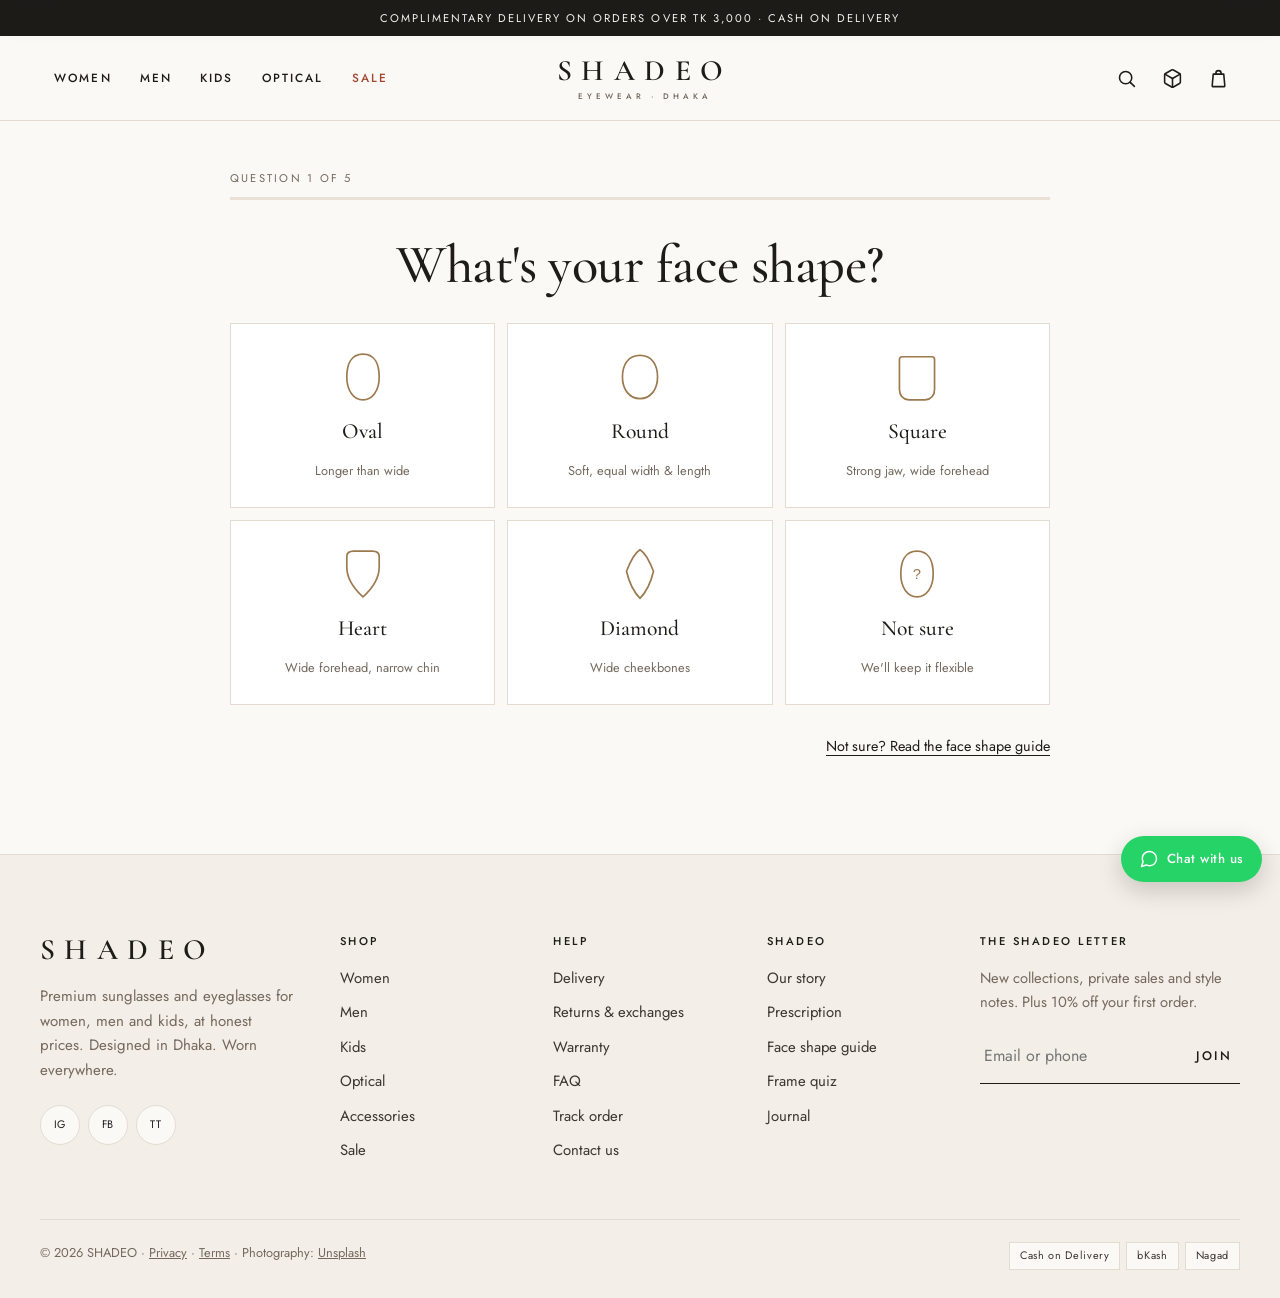
<file: website/quiz.html>
<!doctype html>
<html lang="en">
<head>
  <meta charset="utf-8">
  <meta name="viewport" content="width=device-width, initial-scale=1">
  <title>Find Your Frame Quiz – SHADEO</title>
  <meta name="description" content="Answer 5 quick questions and get sunglasses and eyeglasses picked for your face shape and style.">
  <link rel="icon" href="data:image/svg+xml,%3Csvg xmlns='http://www.w3.org/2000/svg' viewBox='0 0 32 32'%3E%3Crect width='32' height='32' fill='%231E1C19'/%3E%3Ctext x='16' y='23' font-family='Georgia' font-size='20' text-anchor='middle' fill='%23FBF9F6'%3ES%3C/text%3E%3C/svg%3E">
  <link rel="preconnect" href="https://fonts.googleapis.com">
  <link rel="preconnect" href="https://fonts.gstatic.com" crossorigin>
  <link href="https://fonts.googleapis.com/css2?family=Cormorant+Garamond:ital,wght@0,400;0,500;0,600;1,400;1,500&family=Jost:wght@300;400;500&display=swap" rel="stylesheet">
  <link rel="stylesheet" href="assets/css/style.css">
</head>
<body data-page="quiz">
  <!-- Page: Frame finder quiz: 5 questions, then scored product picks. Logic: assets/js/pages/quiz.js.
       Header, menus, cart drawer and footer are injected into #site-header / #site-footer by assets/js/app.js. -->
  <div id="site-header"></div>
  <main id="main">
    <div class="page-width"><div class="quiz" id="quiz-root" aria-live="polite"></div></div>
  </main>
  <div id="site-footer"></div>
  <script src="assets/js/data.js"></script>
  <script src="assets/js/frames.js"></script>
  <script src="assets/js/app.js"></script>
  <script src="assets/js/pages/quiz.js"></script>
</body>
</html>
</file>
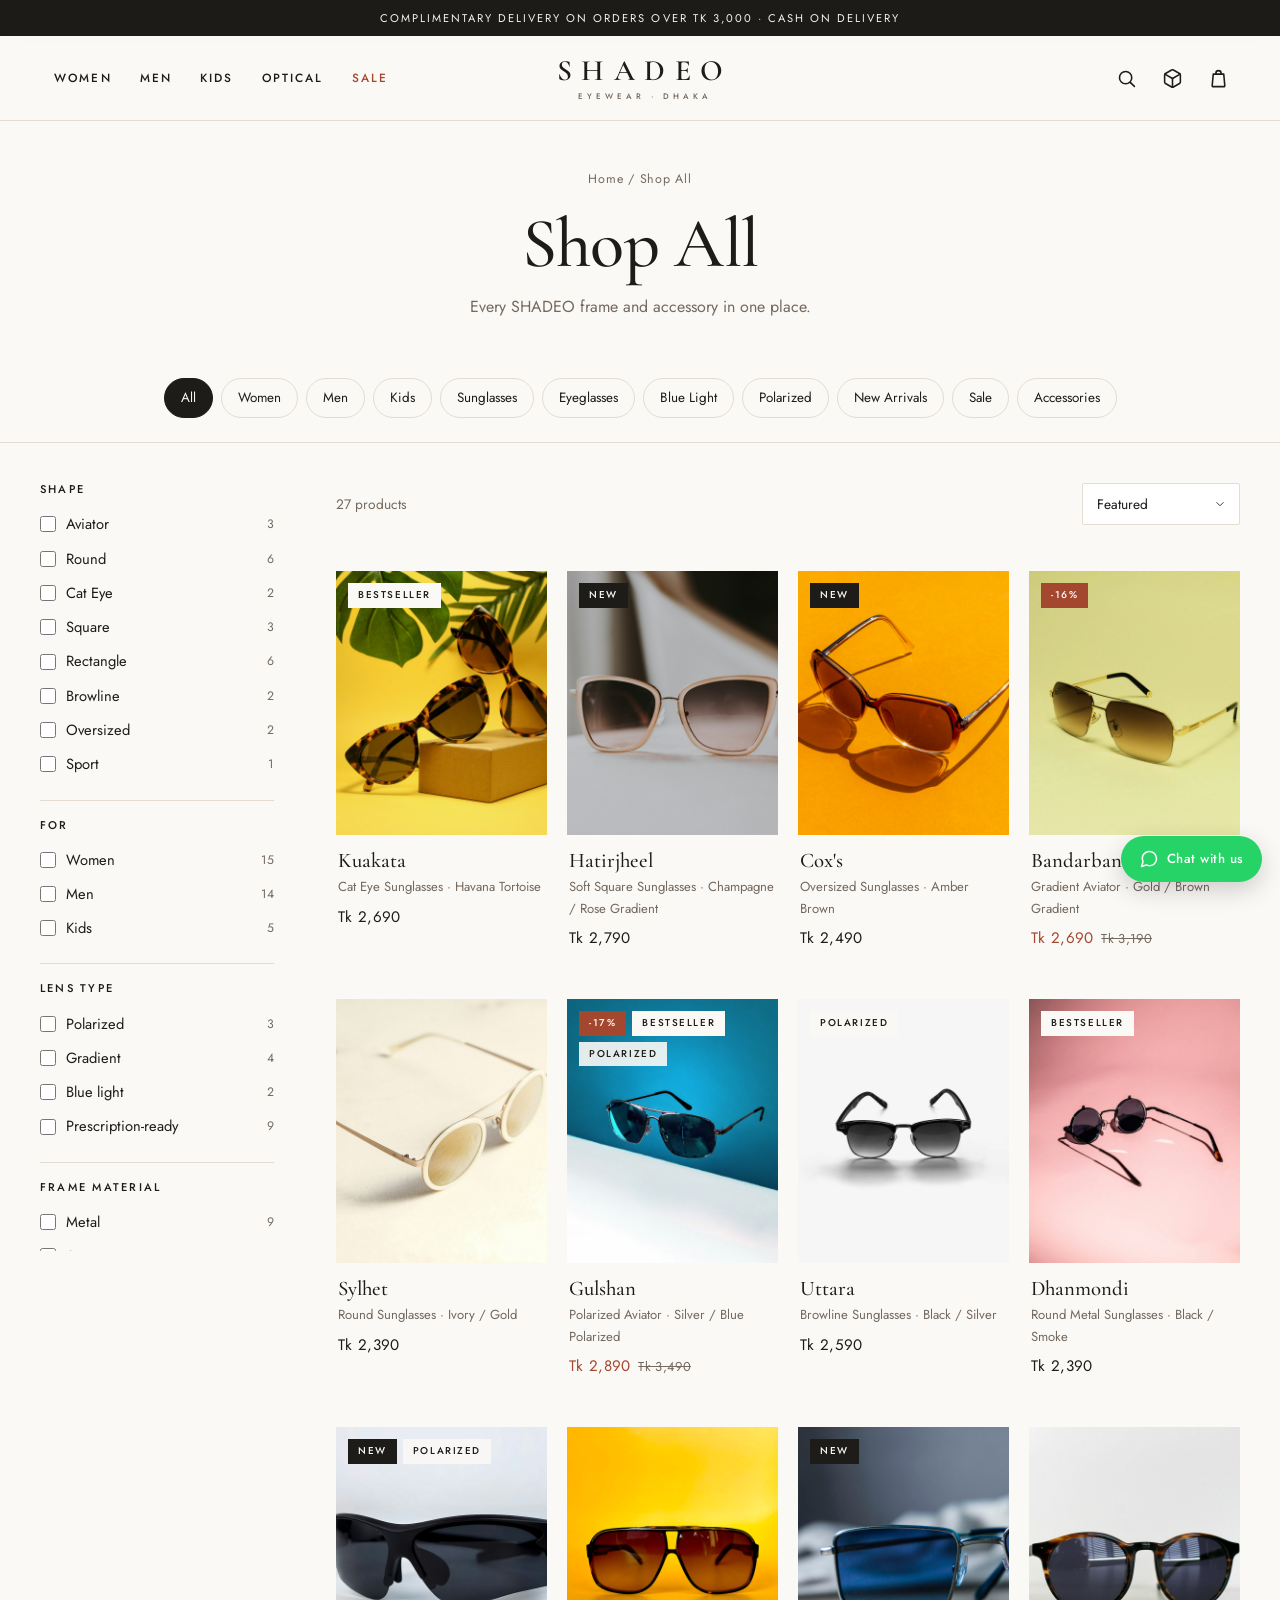
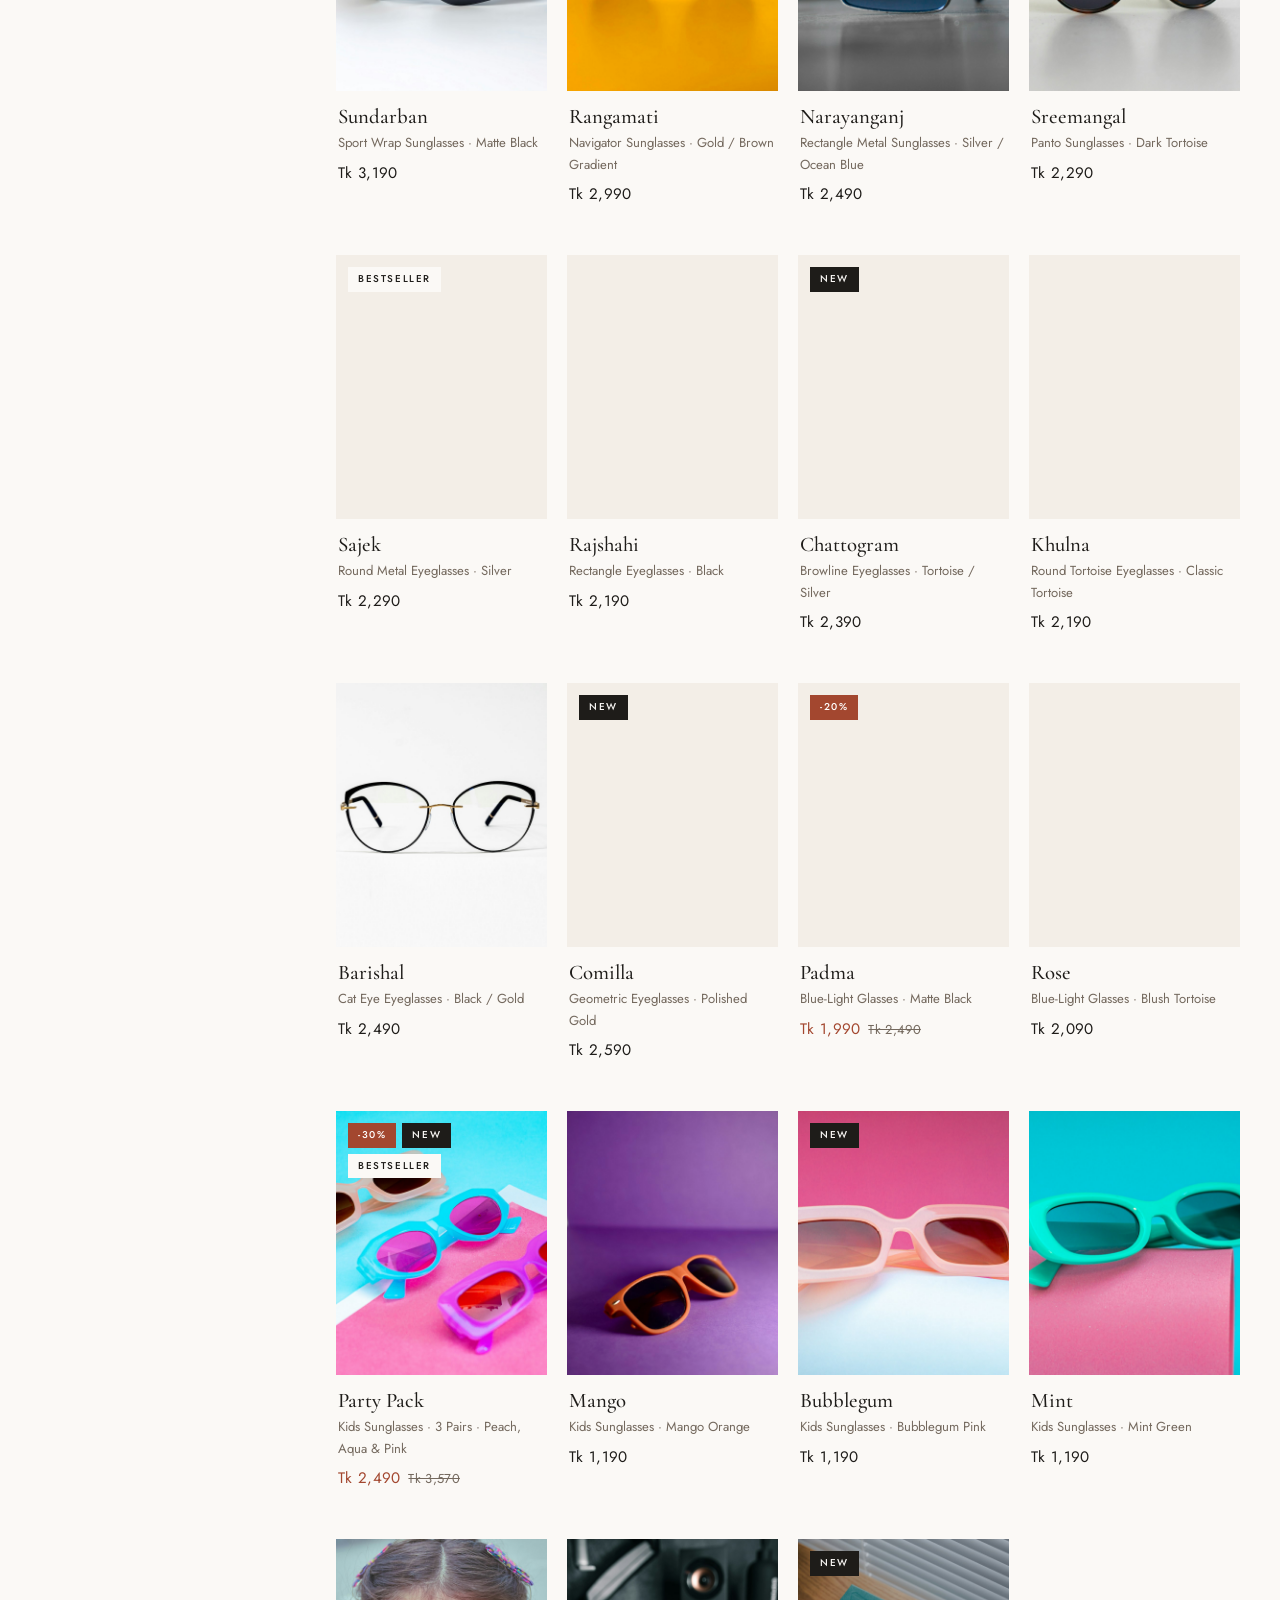
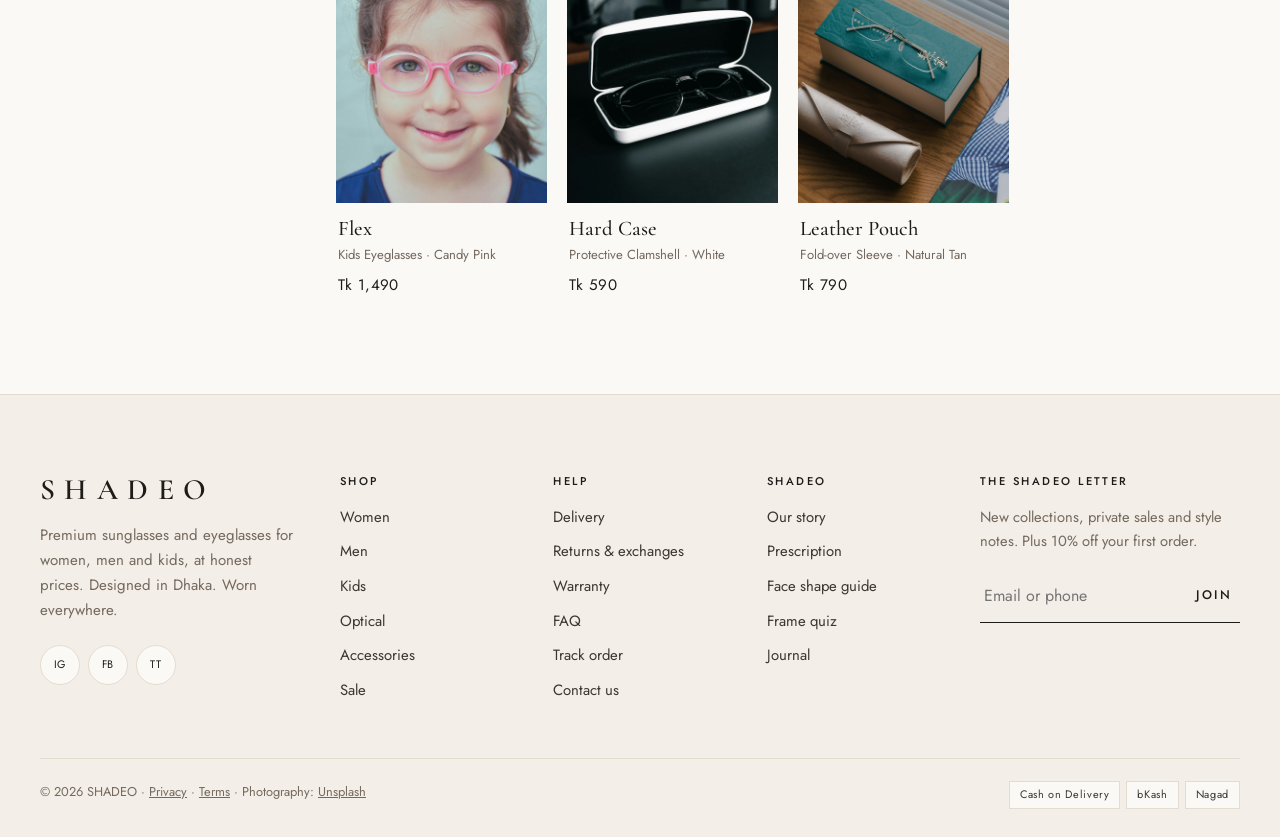
<file: website/shop.html>
<!doctype html>
<html lang="en">
<head>
  <meta charset="utf-8">
  <meta name="viewport" content="width=device-width, initial-scale=1">
  <title>Shop – SHADEO</title>
  <meta name="description" content="Polarized, aviator, cat eye and oversized sunglasses, prescription eyeglasses and blue-light glasses. 100% UV400. Cash on Delivery across Bangladesh.">
  <link rel="icon" href="data:image/svg+xml,%3Csvg xmlns='http://www.w3.org/2000/svg' viewBox='0 0 32 32'%3E%3Crect width='32' height='32' fill='%231E1C19'/%3E%3Ctext x='16' y='23' font-family='Georgia' font-size='20' text-anchor='middle' fill='%23FBF9F6'%3ES%3C/text%3E%3C/svg%3E">
  <link rel="preconnect" href="https://fonts.googleapis.com">
  <link rel="preconnect" href="https://fonts.gstatic.com" crossorigin>
  <link href="https://fonts.googleapis.com/css2?family=Cormorant+Garamond:ital,wght@0,400;0,500;0,600;1,400;1,500&family=Jost:wght@300;400;500&display=swap" rel="stylesheet">
  <link rel="stylesheet" href="assets/css/style.css">
</head>
<body data-page="shop">
  <!-- Page: Collection page. ?c= picks the collection (see SHADEO_CATEGORIES in data.js), ?shape= and ?q= pre-filter. Logic: assets/js/pages/shop.js.
       Header, menus, cart drawer and footer are injected into #site-header / #site-footer by assets/js/app.js. -->
  <div id="site-header"></div>

  <main id="main">
    <section class="page-hero" id="shop-hero">
      <div class="page-width">
        <nav class="breadcrumbs" aria-label="Breadcrumb"><a href="index.html">Home</a> / <span id="crumb">Shop</span></nav>
        <h1 id="shop-title">Shop All</h1>
        <p id="shop-desc"></p>
      </div>
    </section>
    <div class="page-width"><div class="cat-chips" id="cat-chips" style="padding-bottom:24px"></div></div>

    <div class="page-width shop">
      <aside class="filters" id="filters-desktop" aria-label="Filters"></aside>
      <div>
        <div class="toolbar">
          <span class="toolbar__count" id="count" aria-live="polite"></span>
          <div class="toolbar__right">
            <button class="btn btn--outline btn--sm filter-toggle" type="button" data-open="filter-drawer"><span data-icon="filter" style="width:16px;display:inline-flex"></span>Filter</button>
            <label class="visually-hidden" for="sort">Sort by</label>
            <select class="select" id="sort">
              <option value="featured">Featured</option>
              <option value="best">Bestselling</option>
              <option value="low">Price: low to high</option>
              <option value="high">Price: high to low</option>
              <option value="new">Newest</option>
            </select>
          </div>
        </div>
        <div class="active-filters" id="active-filters"></div>
        <ul class="grid" id="grid" role="list"></ul>
      </div>
    </div>

    <aside class="drawer drawer--left" id="filter-drawer" aria-label="Filters" aria-hidden="true">
      <div class="drawer__head"><h2>Filter</h2><button class="icon-btn" type="button" data-close aria-label="Close filters"><span data-icon="close"></span></button></div>
      <div class="drawer__body" id="filters-mobile"></div>
      <div class="drawer__foot"><button class="btn btn--block" type="button" data-close id="show-results">Show results</button></div>
    </aside>
  </main>

  <div id="site-footer"></div>

  <script src="assets/js/data.js"></script>
  <script src="assets/js/frames.js"></script>
  <script src="assets/js/app.js"></script>
  <script src="assets/js/pages/shop.js"></script>
</body>
</html>
</file>
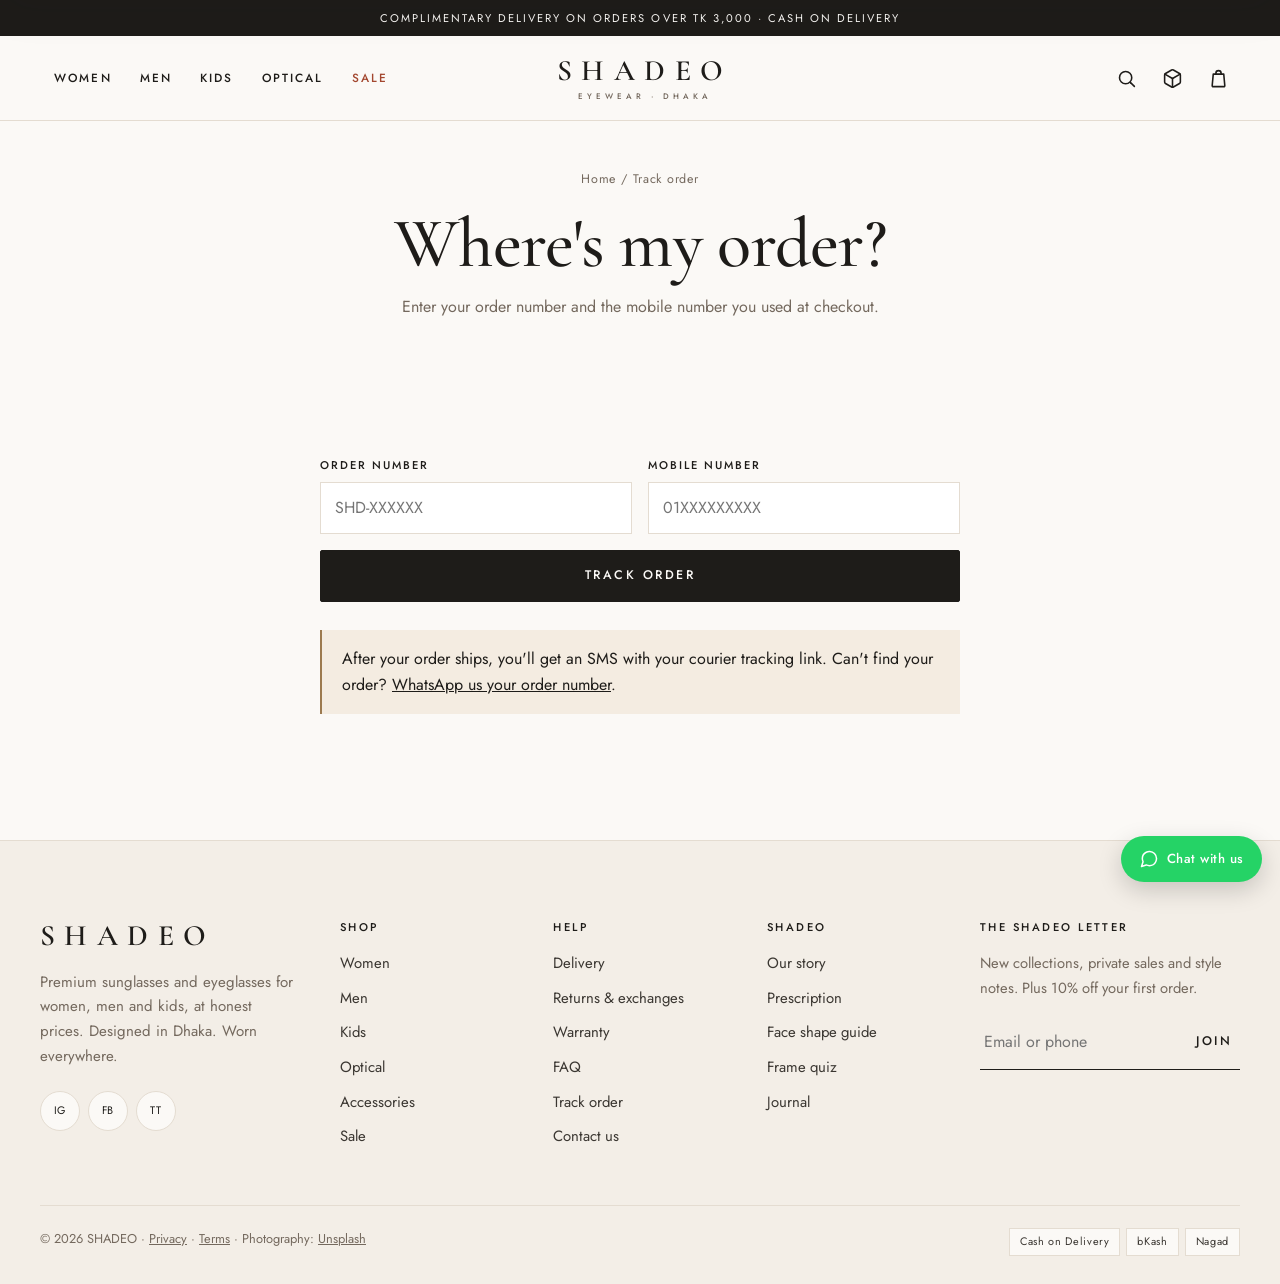
<file: website/track-order.html>
<!doctype html>
<html lang="en">
<head>
  <meta charset="utf-8">
  <meta name="viewport" content="width=device-width, initial-scale=1">
  <title>Track Your Order – SHADEO</title>
  <meta name="description" content="Check the status of your SHADEO order.">
  <link rel="icon" href="data:image/svg+xml,%3Csvg xmlns='http://www.w3.org/2000/svg' viewBox='0 0 32 32'%3E%3Crect width='32' height='32' fill='%231E1C19'/%3E%3Ctext x='16' y='23' font-family='Georgia' font-size='20' text-anchor='middle' fill='%23FBF9F6'%3ES%3C/text%3E%3C/svg%3E">
  <link rel="preconnect" href="https://fonts.googleapis.com">
  <link rel="preconnect" href="https://fonts.gstatic.com" crossorigin>
  <link href="https://fonts.googleapis.com/css2?family=Cormorant+Garamond:ital,wght@0,400;0,500;0,600;1,400;1,500&family=Jost:wght@300;400;500&display=swap" rel="stylesheet">
  <link rel="stylesheet" href="assets/css/style.css">
</head>
<body data-page="track">
  <!-- Page: Order tracking. Looks up orders saved in this browser by order number + phone.
       Header, menus, cart drawer and footer are injected into #site-header / #site-footer by assets/js/app.js. -->
  <div id="site-header"></div>
  <main id="main">
    <section class="page-hero">
      <div class="page-width">
        <nav class="breadcrumbs" aria-label="Breadcrumb"><a href="index.html">Home</a> / <span>Track order</span></nav>
        <h1>Where's my order?</h1>
        <p>Enter your order number and the mobile number you used at checkout.</p>
      </div>
    </section>
    <section class="section">
      <div class="page-width" style="max-width:720px">
        <form class="form" id="track-form">
          <div class="form-row form-row--2">
            <div class="field"><label for="track-id">Order number</label><input id="track-id" placeholder="SHD-XXXXXX" required style="text-transform:uppercase"></div>
            <div class="field"><label for="track-phone">Mobile number</label><input id="track-phone" type="tel" placeholder="01XXXXXXXXX" required></div>
          </div>
          <button class="btn" type="submit">Track order</button>
        </form>
        <div id="track-result" aria-live="polite" style="margin-top:28px"></div>
        <div class="callout">After your order ships, you'll get an SMS with your courier tracking link. Can't find your order? <a data-wa="Hi SHADEO! Can you help me track my order?" href="#" target="_blank" rel="noopener">WhatsApp us your order number</a>.</div>
        <div id="recent-orders"></div>
      </div>
    </section>
  </main>
  <div id="site-footer"></div>
  <script src="assets/js/data.js"></script>
  <script src="assets/js/frames.js"></script>
  <script src="assets/js/app.js"></script>
  <script>
    Shadeo.onReady(() => {
      const { $, store, money, esc } = Shadeo;
      const norm = (s) => s.replace(/\D/g, '').slice(-10);
      const orders = store.get('shadeo_orders', []);

      function show(o) {
        const placed = new Date(o.createdAt);
        // Without a server only "placed" is known here; the team sends later updates by SMS/WhatsApp
        const steps = [
          ['Order placed', placed.toLocaleString('en-GB'), true],
          ['Confirmed by SHADEO', 'We call or WhatsApp to confirm', false],
          ['Shipped', 'SMS with tracking link', false],
          ['Delivered', o.pay === 'cod' ? `Pay ${money(o.total)} on delivery` : 'Paid', false],
        ];
        $('#track-result').innerHTML = `
          <div class="confirm__box" style="margin:0">
            <p class="eyebrow">Order ${esc(o.id)}</p>
            <p><strong>${o.lines.map((l) => `${l.qty} × ${esc(l.name)}`).join(', ')}</strong></p>
            <p class="muted">Total ${money(o.total)} · ${esc(o.address)}, ${esc(o.district)}</p>
            <ol class="timeline">${steps.map(([t, s, done]) => `<li class="${done ? 'is-done' : ''}"><div><strong>${t}</strong><span>${s}</span></div></li>`).join('')}</ol>
          </div>`;
      }

      $('#track-form').addEventListener('submit', (e) => {
        e.preventDefault();
        const id = $('#track-id').value.trim().toUpperCase();
        const phone = norm($('#track-phone').value);
        const o = orders.find((x) => x.id === id && norm(x.phone) === phone);
        if (o) show(o);
        else $('#track-result').innerHTML = '<div class="empty-state"><h3>No order found</h3><p class="muted">Check the order number and mobile number, or WhatsApp us and we\'ll check for you.</p></div>';
      });

      if (orders.length) {
        $('#recent-orders').innerHTML = `<h2 style="font-size:1.2rem;margin-top:32px">Orders from this device</h2>
          <div class="contact-cards">${orders.slice(0, 5).map((o) => `<a class="contact-card" href="checkout.html?order=${o.id}"><div><strong>${esc(o.id)}</strong><span>${new Date(o.createdAt).toLocaleDateString('en-GB')} · ${money(o.total)}</span></div></a>`).join('')}</div>`;
      }
    });
  </script>
</body>
</html>
</file>
<file: website/assets/css/style.css>
/* =========================================================
   SHADEO website styles: "clean luxury"
   Ivory + sand neutrals, bronze accent, Cormorant Garamond + Jost
   ========================================================= */
:root {
  --bg: #FBF9F6;
  --sand: #F3EEE7;
  --sand-2: #E9E1D6;
  --white: #FFFFFF;
  --ink: #1E1C19;
  --ink-2: #3A3631;
  --muted: #74695E;
  --line: #E4DCD1;
  --accent: #9C7A4F;
  --accent-soft: #F4ECE1;
  --sale: #A3472F;
  --success: #4F7A5A;
  --radius: 2px;
  --page: 1360px;
  --gutter: 20px;
  --header-h: 72px;
  --serif: "Cormorant Garamond", Georgia, "Times New Roman", serif;
  --sans: "Jost", "Helvetica Neue", Arial, sans-serif;
  --shadow: 0 18px 40px rgba(30, 28, 25, 0.08);
  --ease: cubic-bezier(.2, .7, .2, 1);
}
@media (min-width: 750px) { :root { --gutter: 40px; --header-h: 84px; } }

*, *::before, *::after { box-sizing: border-box; }
html { -webkit-text-size-adjust: 100%; scroll-behavior: smooth; }
body { margin: 0; font-family: var(--sans); font-weight: 400; font-size: 16px; line-height: 1.65; color: var(--ink); background: var(--bg); -webkit-font-smoothing: antialiased; overflow-x: hidden; }
body.no-scroll { overflow: hidden; }
img, svg { display: block; max-width: 100%; }
img { height: auto; }
a { color: inherit; }
button, input, select, textarea { font: inherit; color: inherit; }
button { cursor: pointer; }
h1, h2, h3, h4 { font-family: var(--serif); font-weight: 500; line-height: 1.08; margin: 0 0 0.45em; letter-spacing: -0.01em; }
h1 { font-size: clamp(2.6rem, 6vw, 4.8rem); }
h2 { font-size: clamp(2rem, 4vw, 3.1rem); }
h3 { font-size: 1.45rem; }
p { margin: 0 0 1em; }
em { font-style: italic; }
:focus-visible { outline: 1.5px solid var(--accent); outline-offset: 3px; }
.visually-hidden { position: absolute !important; width: 1px; height: 1px; overflow: hidden; clip: rect(0 0 0 0); white-space: nowrap; }
.skip-link { position: absolute; left: -999px; top: 8px; background: var(--ink); color: #fff; padding: 8px 14px; z-index: 100; }
.skip-link:focus { left: 8px; }

.page-width { max-width: var(--page); margin: 0 auto; padding: 0 var(--gutter); }
.section { padding: 64px 0; }
@media (min-width: 750px) { .section { padding: 104px 0; } }
.section--tight { padding: 40px 0; }
.section--sand { background: var(--sand); }
.section--white { background: var(--white); }
.section--dark { background: var(--ink); color: var(--bg); }
.muted { color: var(--muted); }
.section--dark .muted { color: rgba(251, 249, 246, 0.7); }
.eyebrow { display: inline-block; font-family: var(--sans); font-size: 0.72rem; font-weight: 500; letter-spacing: 0.22em; text-transform: uppercase; color: var(--accent); margin-bottom: 14px; }

.section-head { display: flex; align-items: flex-end; justify-content: space-between; gap: 20px; margin-bottom: 36px; flex-wrap: wrap; }
.section-head h2 { margin: 0; }
.section-head p { margin: 8px 0 0; color: var(--muted); }
.section-head--center { justify-content: center; text-align: center; flex-direction: column; align-items: center; }
.section-head--center p { max-width: 36em; }

/* ---------- Buttons & links ---------- */
.btn {
  display: inline-flex; align-items: center; justify-content: center; gap: 10px;
  min-height: 52px; padding: 0 34px;
  border: 1px solid var(--ink); border-radius: var(--radius);
  background: var(--ink); color: var(--bg);
  font-family: var(--sans); font-weight: 500; font-size: 0.78rem; letter-spacing: 0.2em; text-transform: uppercase; text-decoration: none;
  transition: background 0.3s var(--ease), color 0.3s var(--ease), border-color 0.3s var(--ease);
}
.btn:hover { background: var(--ink-2); }
.btn--outline { background: transparent; color: var(--ink); }
.btn--outline:hover { background: var(--ink); color: var(--bg); }
.btn--light { background: var(--bg); border-color: var(--bg); color: var(--ink); }
.btn--light:hover { background: var(--white); border-color: var(--white); }
.btn--ghost-light { background: transparent; border-color: rgba(251,249,246,.85); color: var(--bg); }
.btn--ghost-light:hover { background: var(--bg); color: var(--ink); }
.btn--accent { background: var(--accent); border-color: var(--accent); color: var(--white); }
.btn--accent:hover { background: #876742; border-color: #876742; }
.btn--block { width: 100%; }
.btn--sm { min-height: 40px; padding: 0 18px; font-size: 0.7rem; }
.btn[disabled] { opacity: 0.4; pointer-events: none; }
.link { background: none; border: 0; padding: 0; text-decoration: underline; text-underline-offset: 4px; text-decoration-thickness: 1px; font-size: 0.9rem; }
.link-arrow { font-size: 0.74rem; font-weight: 500; letter-spacing: 0.2em; text-transform: uppercase; text-decoration: none; border-bottom: 1px solid currentColor; padding-bottom: 4px; white-space: nowrap; }
.link-arrow:hover { color: var(--accent); }

/* ---------- Announcement ---------- */
.announcement { background: var(--ink); color: var(--bg); font-size: 0.7rem; letter-spacing: 0.18em; text-transform: uppercase; text-align: center; height: 36px; position: relative; overflow: hidden; }
.announcement__item { position: absolute; inset: 0; display: flex; align-items: center; justify-content: center; padding: 0 16px; opacity: 0; transition: opacity 0.8s; }
.announcement__item.is-active { opacity: 1; }
.announcement__item a { text-decoration: none; }

/* ---------- Header ---------- */
.header { position: sticky; top: 0; z-index: 40; background: rgba(251, 249, 246, 0.96); backdrop-filter: blur(8px); border-bottom: 1px solid var(--line); transition: transform 0.35s var(--ease); }
.header.is-hidden { transform: translateY(-100%); }
.header__inner { height: var(--header-h); display: grid; grid-template-columns: 1fr auto 1fr; align-items: center; gap: 16px; }
.header__left { display: flex; align-items: center; gap: 4px; }
.logo { font-family: var(--serif); font-weight: 600; font-size: 1.85rem; letter-spacing: 0.32em; text-decoration: none; line-height: 1; padding-left: 0.32em; white-space: nowrap; }
.logo small { display: block; font-family: var(--sans); font-size: 0.5rem; font-weight: 500; letter-spacing: 0.5em; text-align: center; color: var(--muted); margin-top: 6px; }
.nav { display: none; }
@media (min-width: 1100px) { .nav { display: block; } .menu-toggle { display: none !important; } }
.nav__list { display: flex; list-style: none; margin: 0; padding: 0; }
.nav__link { display: inline-flex; align-items: center; height: var(--header-h); padding: 0 14px; font-size: 0.74rem; font-weight: 500; letter-spacing: 0.18em; text-transform: uppercase; text-decoration: none; position: relative; }
.nav__link::after { content: ""; position: absolute; left: 14px; right: 14px; bottom: 26px; height: 1px; background: var(--ink); transform: scaleX(0); transition: transform 0.3s var(--ease); transform-origin: left; }
.nav__item:hover .nav__link::after, .nav__item:focus-within .nav__link::after, .nav__link[aria-current="page"]::after { transform: scaleX(1); }
.nav__link--sale { color: var(--sale); }
.mega { position: absolute; left: 0; right: 0; top: 100%; background: var(--bg); border-bottom: 1px solid var(--line); box-shadow: var(--shadow); opacity: 0; visibility: hidden; transition: opacity 0.25s, visibility 0.25s; }
.nav__item:hover .mega, .nav__item:focus-within .mega { opacity: 1; visibility: visible; }
.mega__inner { display: grid; grid-template-columns: 1fr 1fr 1.1fr 1.1fr; gap: 40px; padding: 40px var(--gutter) 44px; max-width: var(--page); margin: 0 auto; }
.mega__title { font-size: 0.7rem; font-weight: 500; letter-spacing: 0.2em; text-transform: uppercase; color: var(--muted); margin-bottom: 16px; }
.mega__links { list-style: none; margin: 0; padding: 0; display: grid; gap: 11px; }
.mega__links a { text-decoration: none; font-size: 0.95rem; }
.mega__links a:hover { color: var(--accent); }
.mega__shapes a { display: flex; align-items: center; gap: 12px; }
.mega__shapes svg { width: 38px; flex-shrink: 0; color: var(--muted); }
.mega__feature { display: block; position: relative; text-decoration: none; overflow: hidden; aspect-ratio: 4 / 5; max-height: 300px; width: 100%; }
.mega__feature img { width: 100%; height: 100%; object-fit: cover; transition: transform 0.8s var(--ease); }
.mega__feature:hover img { transform: scale(1.04); }
.mega__feature span { position: absolute; left: 0; right: 0; bottom: 0; padding: 40px 18px 16px; background: linear-gradient(transparent, rgba(0,0,0,.55)); color: #fff; font-family: var(--serif); font-size: 1.35rem; }

.header__icons { display: flex; align-items: center; justify-content: flex-end; gap: 2px; }
.icon-btn { width: 44px; height: 44px; display: inline-flex; align-items: center; justify-content: center; border: 0; background: transparent; position: relative; text-decoration: none; border-radius: 50%; }
.icon-btn:hover { background: var(--sand); }
.icon-btn svg { width: 21px; height: 21px; }
@media (max-width: 749px) {
  .header__inner { grid-template-columns: auto 1fr auto; gap: 4px; }
  .logo { font-size: 1.4rem; letter-spacing: 0.24em; padding-left: 0.24em; justify-self: center; }
  .logo small { font-size: 0.42rem; letter-spacing: 0.4em; }
  .icon-btn { width: 40px; height: 40px; }
  .header__icons a.icon-btn[href="track-order.html"] { display: none; }
}
.cart-count { position: absolute; top: 5px; right: 3px; min-width: 18px; height: 18px; padding: 0 4px; border-radius: 999px; background: var(--ink); color: var(--bg); font-size: 0.64rem; font-weight: 500; display: flex; align-items: center; justify-content: center; }
.cart-count[hidden] { display: none; }

/* ---------- Drawers ---------- */
.overlay { position: fixed; inset: 0; background: rgba(30, 28, 25, 0.4); z-index: 60; opacity: 0; visibility: hidden; transition: opacity 0.3s, visibility 0.3s; }
.overlay.is-open { opacity: 1; visibility: visible; }
.drawer { position: fixed; top: 0; bottom: 0; z-index: 70; width: min(460px, 100vw); background: var(--bg); display: flex; flex-direction: column; transition: transform 0.4s var(--ease); }
.drawer--right { right: 0; transform: translateX(100%); }
.drawer--left { left: 0; transform: translateX(-100%); }
.drawer.is-open { transform: translateX(0); }
.drawer__head { display: flex; align-items: center; justify-content: space-between; padding: 16px 24px; border-bottom: 1px solid var(--line); }
.drawer__head h2 { font-size: 1.6rem; margin: 0; }
.drawer__body { flex: 1; overflow-y: auto; padding: 18px 24px; }
.drawer__foot { padding: 18px 24px calc(18px + env(safe-area-inset-bottom)); border-top: 1px solid var(--line); background: var(--white); }

.mobile-nav { list-style: none; margin: 0; padding: 0; }
.mobile-nav > li { border-bottom: 1px solid var(--line); }
.mobile-nav a, .mobile-nav summary { display: flex; justify-content: space-between; align-items: center; padding: 16px 0; font-family: var(--serif); font-size: 1.5rem; text-decoration: none; cursor: pointer; list-style: none; }
.mobile-nav summary::-webkit-details-marker { display: none; }
.mobile-nav summary::after { content: "+"; font-family: var(--sans); font-weight: 300; font-size: 1.4rem; }
.mobile-nav details[open] summary::after { content: "−"; }
.mobile-nav details ul { list-style: none; margin: 0 0 14px; padding: 0; }
.mobile-nav details ul a { font-family: var(--sans); font-size: 1rem; padding: 8px 0 8px 14px; }
.mobile-nav__sale { color: var(--sale); }
.mobile-feature { display: grid; grid-template-columns: 1fr 1fr 1fr; gap: 8px; margin: 22px 0; }
.mobile-feature a { position: relative; text-decoration: none; aspect-ratio: 3 / 4; overflow: hidden; }
.mobile-feature img { width: 100%; height: 100%; object-fit: cover; }
.mobile-feature span { position: absolute; left: 8px; bottom: 6px; color: #fff; font-family: var(--serif); font-size: 1.15rem; text-shadow: 0 1px 6px rgba(0,0,0,.5); }
.mobile-extra { display: grid; gap: 12px; font-size: 0.95rem; }
.mobile-extra a { text-decoration: none; color: var(--muted); }

/* ---------- Search ---------- */
.search { position: fixed; inset: 0 0 auto 0; z-index: 70; background: var(--bg); padding: 26px 0 36px; box-shadow: var(--shadow); transform: translateY(-105%); transition: transform 0.4s var(--ease); max-height: 90vh; overflow-y: auto; }
.search.is-open { transform: translateY(0); }
.search__bar { display: flex; gap: 12px; align-items: center; border-bottom: 1px solid var(--ink); }
.search__bar svg { width: 22px; height: 22px; flex-shrink: 0; }
.search__bar input { flex: 1; min-width: 0; height: 60px; border: 0; background: transparent; font-family: var(--serif); font-size: 1.9rem; outline: none; }
.search__suggest { display: flex; flex-wrap: wrap; gap: 8px; margin-top: 18px; }
.chip { display: inline-flex; align-items: center; gap: 6px; padding: 8px 16px; border: 1px solid var(--line); border-radius: 999px; background: transparent; font-size: 0.84rem; text-decoration: none; white-space: nowrap; transition: all 0.2s; }
.chip:hover, .chip.is-active { background: var(--ink); color: var(--bg); border-color: var(--ink); }
.search__results { margin-top: 24px; }

/* ---------- Hero ---------- */
.hero { position: relative; min-height: min(86vh, 820px); display: flex; align-items: flex-end; color: #fff; overflow: hidden; background: var(--ink); }
@media (min-width: 750px) { .hero { align-items: center; } }
.hero picture, .hero__img { position: absolute; inset: 0; width: 100%; height: 100%; }
.hero__img { object-fit: cover; object-position: center 35%; animation: heroZoom 14s ease-out both; }
@keyframes heroZoom { from { transform: scale(1.08); } to { transform: scale(1); } }
/* Mirrored so the model sits right and the headline has calm space on the left */
.hero__img--flip { animation-name: heroZoomFlip; }
@keyframes heroZoomFlip { from { transform: scaleX(-1) scale(1.08); } to { transform: scaleX(-1) scale(1); } }
.hero::after { content: ""; position: absolute; inset: 0; background: linear-gradient(180deg, rgba(0,0,0,.05) 30%, rgba(0,0,0,.55) 100%); }
@media (min-width: 750px) { .hero::after { background: linear-gradient(90deg, rgba(20,18,15,.6) 0%, rgba(20,18,15,.25) 45%, rgba(0,0,0,0) 70%); } }
.hero__content { position: relative; z-index: 1; width: 100%; padding-top: 80px; padding-bottom: 56px; }
.hero__content > div { max-width: 560px; }
.hero .eyebrow { color: #F1E3CC; }
.hero h1 { color: #fff; font-weight: 400; }
.hero h1 em { font-style: italic; }
.hero p { font-size: 1.08rem; color: rgba(255,255,255,.88); max-width: 30em; margin-bottom: 30px; font-weight: 300; }
.hero__ctas { display: flex; gap: 12px; flex-wrap: wrap; }
.hero__ctas .btn { min-width: 170px; }

/* ---------- Category tiles ---------- */
.cat-tiles { display: grid; grid-template-columns: repeat(2, 1fr); gap: 10px; list-style: none; margin: 0; padding: 0; }
@media (min-width: 900px) { .cat-tiles { grid-template-columns: repeat(4, 1fr); gap: 16px; } }
.cat-tile { position: relative; display: block; overflow: hidden; aspect-ratio: 3 / 4; text-decoration: none; color: #fff; background: var(--sand); }
.cat-tile img { width: 100%; height: 100%; object-fit: cover; transition: transform 1s var(--ease); }
.cat-tile:hover img { transform: scale(1.05); }
.cat-tile::after { content: ""; position: absolute; inset: 0; background: linear-gradient(180deg, transparent 55%, rgba(0,0,0,.5)); }
.cat-tile__label { position: absolute; left: 18px; right: 18px; bottom: 16px; z-index: 1; display: flex; justify-content: space-between; align-items: flex-end; gap: 8px; }
.cat-tile__label strong { font-family: var(--serif); font-weight: 500; font-size: clamp(1.5rem, 3vw, 2.1rem); line-height: 1; }
.cat-tile__label span { font-size: 0.68rem; letter-spacing: 0.2em; text-transform: uppercase; border-bottom: 1px solid #fff; padding-bottom: 3px; white-space: nowrap; }

/* ---------- Product grid & cards ---------- */
.grid { display: grid; grid-template-columns: repeat(2, minmax(0, 1fr)); gap: 32px 12px; list-style: none; margin: 0; padding: 0; }
@media (min-width: 750px) { .grid { grid-template-columns: repeat(3, minmax(0, 1fr)); gap: 48px 20px; } }
@media (min-width: 1100px) { .grid--4 { grid-template-columns: repeat(4, minmax(0, 1fr)); } }
.row-scroll { display: grid; grid-auto-flow: column; grid-auto-columns: 68%; gap: 12px; overflow-x: auto; scroll-snap-type: x mandatory; scrollbar-width: none; list-style: none; margin: 0; padding: 0 0 4px; }
.row-scroll::-webkit-scrollbar { display: none; }
.row-scroll > li { scroll-snap-align: start; }
@media (min-width: 750px) { .row-scroll { grid-auto-flow: row; grid-auto-columns: auto; grid-template-columns: repeat(4, minmax(0, 1fr)); gap: 20px; overflow: visible; } }

.card { position: relative; display: flex; flex-direction: column; height: 100%; }
.card__media { position: relative; aspect-ratio: 4 / 5; overflow: hidden; background: var(--sand); display: block; }
.card__img { position: absolute; inset: 0; width: 100%; height: 100%; object-fit: cover; transition: opacity 0.6s var(--ease), transform 1.2s var(--ease); }
.card__img--alt { opacity: 0; }
.card:hover .card__img--main { transform: scale(1.04); }
@media (hover: hover) { .card:hover .card__img--alt { opacity: 1; } }
.card__badges { position: absolute; top: 12px; left: 12px; display: flex; flex-wrap: wrap; gap: 6px; z-index: 2; }
.badge { display: inline-block; padding: 4px 10px; font-size: 0.62rem; font-weight: 500; letter-spacing: 0.16em; text-transform: uppercase; background: var(--bg); color: var(--ink); }
.badge--new { background: var(--ink); color: var(--bg); }
.badge--sale { background: var(--sale); color: #fff; }
.badge--polarized { background: rgba(251,249,246,.9); color: var(--ink); }
.badge--soldout { background: var(--sand-2); }
.card__quick { position: absolute; left: 12px; right: 12px; bottom: 12px; z-index: 2; min-height: 44px; border: 0; background: rgba(251,249,246,.95); color: var(--ink); font-size: 0.7rem; font-weight: 500; letter-spacing: 0.2em; text-transform: uppercase; transition: transform 0.35s var(--ease), opacity 0.35s, background 0.2s, color 0.2s; }
.card__quick:hover { background: var(--ink); color: var(--bg); }
@media (hover: hover) and (min-width: 750px) { .card__quick { opacity: 0; transform: translateY(10px); } .card:hover .card__quick, .card:focus-within .card__quick { opacity: 1; transform: translateY(0); } }
@media (hover: none), (max-width: 749px) { .card__quick { left: auto; right: 8px; bottom: 8px; min-height: 34px; padding: 0 12px; font-size: 0.62rem; } }
.card__info { padding: 14px 2px 0; display: flex; flex-direction: column; gap: 3px; }
.card__title { font-family: var(--serif); font-size: 1.3rem; font-weight: 500; line-height: 1.15; text-decoration: none; }
.card__title::after { content: ""; position: absolute; inset: 0; z-index: 1; }
.card__sub { font-size: 0.82rem; color: var(--muted); }
.card__row { display: flex; align-items: center; justify-content: space-between; gap: 8px; flex-wrap: wrap; margin-top: 4px; }
.price { font-size: 0.95rem; letter-spacing: 0.02em; }
.price s { color: var(--muted); margin-left: 8px; font-size: 0.85em; }
.price--sale { color: var(--sale); }
.swatches { display: none; }

/* ---------- Split feature (image + text) ---------- */
.split { display: grid; background: var(--sand); }
@media (min-width: 900px) { .split { grid-template-columns: 1.15fr 1fr; min-height: 620px; } .split--reverse .split__media { order: 2; } }
.split__media { position: relative; min-height: 360px; overflow: hidden; }
.split__media img { position: absolute; inset: 0; width: 100%; height: 100%; object-fit: cover; }
.split__content { display: flex; flex-direction: column; justify-content: center; align-items: flex-start; padding: 48px var(--gutter); }
@media (min-width: 900px) { .split__content { padding: 72px clamp(40px, 6vw, 110px); } }
.split__content p { color: var(--muted); max-width: 30em; }
.split__list { list-style: none; padding: 0; margin: 4px 0 30px; display: grid; gap: 12px; }
.split__list li { display: flex; gap: 12px; align-items: center; font-size: 0.95rem; }
.split__list svg { width: 20px; height: 20px; color: var(--accent); flex-shrink: 0; }

/* ---------- Shapes ---------- */
.carousel-arrows { display: none; gap: 8px; }
@media (min-width: 750px) { .carousel-arrows { display: flex; } }
.arrow-btn { width: 48px; height: 48px; border-radius: 50%; border: 1px solid var(--line); background: transparent; display: inline-flex; align-items: center; justify-content: center; transition: all 0.2s; }
.arrow-btn:hover { border-color: var(--ink); background: var(--ink); color: var(--bg); }
.arrow-btn svg { width: 18px; height: 18px; }
.shapes { display: grid; grid-auto-flow: column; grid-auto-columns: 40%; gap: 12px; overflow-x: auto; scroll-snap-type: x mandatory; scrollbar-width: none; list-style: none; margin: 0; padding: 0; }
.shapes::-webkit-scrollbar { display: none; }
@media (min-width: 750px) { .shapes { grid-auto-columns: calc((100% - 7 * 14px) / 8); gap: 14px; } }
.shapes li { scroll-snap-align: start; }
.shape-card { display: flex; flex-direction: column; align-items: center; gap: 14px; text-decoration: none; padding: 26px 10px 20px; border: 1px solid var(--line); background: var(--white); transition: border-color 0.3s, background 0.3s; }
.shape-card:hover { border-color: var(--ink); }
.shape-card__media svg { width: 92px; height: auto; color: var(--ink); }
.shape-card__label { font-size: 0.7rem; font-weight: 500; letter-spacing: 0.2em; text-transform: uppercase; }

/* ---------- Lookbook ---------- */
.look-grid { display: grid; grid-template-columns: repeat(2, 1fr); gap: 10px; list-style: none; margin: 0; padding: 0; }
@media (min-width: 900px) { .look-grid { grid-template-columns: 1.3fr 1fr 1fr; grid-template-rows: repeat(2, 1fr); gap: 16px; height: 760px; } .look-grid li:first-child { grid-row: span 2; } }
.look { position: relative; display: block; height: 100%; min-height: 240px; overflow: hidden; text-decoration: none; color: #fff; }
.look img { position: absolute; inset: 0; width: 100%; height: 100%; object-fit: cover; transition: transform 1.2s var(--ease); }
.look:hover img { transform: scale(1.05); }
.look::after { content: ""; position: absolute; inset: 0; background: linear-gradient(180deg, transparent 50%, rgba(0,0,0,.5)); }
.look__tag { position: absolute; left: 16px; right: 16px; bottom: 14px; z-index: 1; display: flex; justify-content: space-between; align-items: flex-end; gap: 8px; }
.look__tag strong { font-family: var(--serif); font-weight: 500; font-size: 1.4rem; line-height: 1.1; }
.look__tag span { font-size: 0.66rem; letter-spacing: 0.2em; text-transform: uppercase; white-space: nowrap; border-bottom: 1px solid #fff; padding-bottom: 3px; }

/* ---------- Services strip ---------- */
.services { display: grid; grid-template-columns: repeat(2, 1fr); gap: 32px 20px; list-style: none; margin: 0; padding: 0; }
@media (min-width: 900px) { .services { grid-template-columns: repeat(4, 1fr); } }
.services li { display: flex; flex-direction: column; align-items: center; text-align: center; gap: 10px; }
.services svg { width: 30px; height: 30px; color: var(--accent); stroke-width: 1.3; }
.services strong { font-family: var(--serif); font-weight: 500; font-size: 1.3rem; line-height: 1.1; }
.services span { font-size: 0.85rem; color: var(--muted); }
.trust { display: grid; grid-template-columns: repeat(2, 1fr); gap: 20px; list-style: none; margin: 0; padding: 0; }
@media (min-width: 900px) { .trust { grid-template-columns: repeat(4, 1fr); } }
.trust li { display: flex; gap: 12px; align-items: center; }
.trust__icon svg { width: 26px; height: 26px; color: var(--accent); }

/* ---------- Feature cards / icon grid ---------- */
.icon-grid { display: grid; gap: 18px; grid-template-columns: 1fr; list-style: none; margin: 0; padding: 0; }
@media (min-width: 750px) { .icon-grid { grid-template-columns: repeat(3, 1fr); gap: 20px; } }
.feature-card { background: var(--white); border: 1px solid var(--line); padding: 34px 28px; display: flex; flex-direction: column; gap: 10px; align-items: flex-start; }
.feature-card p { color: var(--muted); margin: 0 0 10px; font-size: 0.95rem; }
.feature-card .btn { margin-top: auto; }
.icon-circle { width: 54px; height: 54px; border-radius: 50%; background: var(--accent-soft); color: var(--accent); display: inline-flex; align-items: center; justify-content: center; flex-shrink: 0; }
.icon-circle svg { width: 24px; height: 24px; }
.photo-cards { display: grid; gap: 16px; grid-template-columns: 1fr; list-style: none; margin: 0; padding: 0; }
@media (min-width: 750px) { .photo-cards { grid-template-columns: repeat(3, 1fr); gap: 20px; } }
.photo-card { display: flex; flex-direction: column; background: var(--white); text-decoration: none; height: 100%; }
.photo-card__img { aspect-ratio: 4 / 3; overflow: hidden; background: var(--sand); }
.photo-card__img img { width: 100%; height: 100%; object-fit: cover; transition: transform 1s var(--ease); }
.photo-card:hover .photo-card__img img { transform: scale(1.05); }
.photo-card__body { padding: 24px 24px 28px; display: flex; flex-direction: column; gap: 8px; flex: 1; }
.photo-card__body h3 { margin: 0; }
.photo-card__body p { color: var(--muted); font-size: 0.94rem; margin: 0 0 8px; }
.photo-card__body .link-arrow { margin-top: auto; align-self: flex-start; }

/* ---------- Steps / reviews CTA ---------- */
.reviews-cta { display: grid; gap: 28px; align-items: center; background: var(--white); padding: 40px 28px; border: 1px solid var(--line); }
@media (min-width: 900px) { .reviews-cta { grid-template-columns: 1.2fr 1fr; padding: 56px; } }
.steps { list-style: none; counter-reset: step; margin: 0; padding: 0; display: grid; gap: 18px; }
.steps li { counter-increment: step; display: flex; gap: 16px; align-items: flex-start; }
.steps li::before { content: counter(step); flex-shrink: 0; width: 34px; height: 34px; border-radius: 50%; border: 1px solid var(--accent); color: var(--accent); font-family: var(--serif); font-size: 1.1rem; display: flex; align-items: center; justify-content: center; }
.stars { display: inline-flex; gap: 3px; color: var(--accent); }
.stars svg { width: 18px; height: 18px; fill: currentColor; }

/* ---------- Newsletter ---------- */
.newsletter { text-align: center; }
.newsletter h2 { margin-bottom: 12px; }
.newsletter p { max-width: 32em; margin: 0 auto 28px; color: var(--muted); }
.inline-form { display: flex; gap: 0; max-width: 520px; margin: 0 auto; border-bottom: 1px solid var(--ink); }
.inline-form input { flex: 1; min-width: 0; height: 54px; padding: 0 4px; border: 0; background: transparent; font-size: 1rem; outline: none; }
.inline-form .btn { background: transparent; color: var(--ink); border: 0; padding: 0 8px; }
.inline-form .btn:hover { color: var(--accent); background: transparent; }
.form-success { margin-top: 16px; }
.code { display: inline-block; font-family: var(--serif); font-size: 1.6rem; letter-spacing: 0.12em; padding: 4px 18px; border: 1px dashed currentColor; margin: 8px 0; }

/* ---------- Footer ---------- */
.footer { background: var(--sand); color: var(--ink); padding: 80px 0 28px; border-top: 1px solid var(--line); }
.footer__grid { display: grid; gap: 40px; grid-template-columns: 1fr 1fr; }
@media (min-width: 900px) { .footer__grid { grid-template-columns: 1.5fr 1fr 1fr 1fr 1.5fr; } }
.footer__brand { grid-column: 1 / -1; }
@media (min-width: 900px) { .footer__brand { grid-column: auto; } }
.footer__brand p { color: var(--muted); font-size: 0.94rem; max-width: 22em; margin-top: 16px; }
.footer h3 { font-family: var(--sans); font-weight: 500; font-size: 0.7rem; letter-spacing: 0.22em; text-transform: uppercase; margin-bottom: 18px; }
.footer ul { list-style: none; margin: 0; padding: 0; display: grid; gap: 10px; font-size: 0.93rem; }
.footer ul a { text-decoration: none; color: var(--ink-2); }
.footer ul a:hover { color: var(--accent); }
.footer__news { grid-column: 1 / -1; }
@media (min-width: 900px) { .footer__news { grid-column: auto; } }
.footer__news p { font-size: 0.92rem; color: var(--muted); }
.footer__news .inline-form { margin: 0; }
.socials { display: flex; gap: 8px; margin-top: 22px; }
.socials a { width: 40px; height: 40px; border-radius: 50%; border: 1px solid var(--line); display: inline-flex; align-items: center; justify-content: center; font-size: 0.68rem; letter-spacing: 0.06em; text-decoration: none; background: var(--bg); }
.socials a:hover { background: var(--ink); color: var(--bg); border-color: var(--ink); }
.footer__bottom { margin-top: 56px; padding-top: 22px; border-top: 1px solid var(--line); display: flex; justify-content: space-between; gap: 16px; flex-wrap: wrap; font-size: 0.8rem; color: var(--muted); }
.footer__bottom a { color: inherit; }
.pay-icons { display: flex; gap: 6px; flex-wrap: wrap; }
.pay-icons span { padding: 4px 10px; border: 1px solid var(--line); background: var(--bg); font-size: 0.68rem; letter-spacing: 0.06em; color: var(--ink-2); }

/* ---------- Cart drawer ---------- */
.ship-bar { font-size: 0.86rem; text-align: center; margin-bottom: 16px; }
.ship-bar p { margin: 0 0 10px; }
.progress { height: 3px; background: var(--sand-2); overflow: hidden; }
.progress span { display: block; height: 100%; background: var(--accent); transition: width 0.5s var(--ease); }
.progress.is-done span { background: var(--success); }
.cart-items { list-style: none; margin: 0; padding: 0; }
.cart-item { display: grid; grid-template-columns: 88px 1fr auto; gap: 16px; padding: 18px 0; border-bottom: 1px solid var(--line); }
.cart-item__img { width: 88px; aspect-ratio: 4 / 5; background: var(--sand); overflow: hidden; display: block; }
.cart-item__img img { width: 100%; height: 100%; object-fit: cover; }
.cart-item__title { font-family: var(--serif); font-size: 1.2rem; text-decoration: none; display: block; line-height: 1.15; margin-bottom: 4px; }
.cart-item__meta { font-size: 0.78rem; color: var(--muted); line-height: 1.5; }
.cart-item__price { font-size: 0.92rem; text-align: right; }
.qty { display: inline-flex; align-items: center; border: 1px solid var(--line); margin-top: 10px; background: var(--white); }
.qty button { width: 32px; height: 32px; border: 0; background: transparent; font-size: 1rem; }
.qty span { width: 28px; text-align: center; font-size: 0.85rem; }
.remove { background: none; border: 0; padding: 0; font-size: 0.74rem; text-decoration: underline; color: var(--muted); margin-top: 10px; display: block; margin-left: auto; }
.cart-empty { text-align: center; padding: 56px 8px; }
.cart-empty svg { width: 120px; margin: 0 auto 20px; color: var(--sand-2); }
.upsell { margin-top: 20px; padding: 14px; background: var(--white); border: 1px solid var(--line); }
.upsell__head { font-size: 0.68rem; font-weight: 500; letter-spacing: 0.2em; text-transform: uppercase; margin: 0 0 12px; color: var(--muted); }
.upsell__item { display: flex; align-items: center; gap: 12px; }
.upsell__img { width: 56px; aspect-ratio: 4 / 5; background: var(--sand); overflow: hidden; flex-shrink: 0; }
.upsell__img img { width: 100%; height: 100%; object-fit: cover; }
.upsell__info { flex: 1; font-size: 0.86rem; }
.upsell__info strong { display: block; font-family: var(--serif); font-size: 1.1rem; font-weight: 500; }
.bundle-hint { display: flex; gap: 10px; align-items: center; font-size: 0.84rem; background: var(--accent-soft); padding: 11px 14px; margin-bottom: 16px; }
.bundle-hint svg { width: 18px; height: 18px; flex-shrink: 0; color: var(--accent); }
.totals { display: grid; gap: 7px; font-size: 0.9rem; margin-bottom: 16px; }
.totals div { display: flex; justify-content: space-between; }
.totals .discount { color: var(--success); }
.totals .grand { font-size: 1.05rem; font-weight: 500; padding-top: 10px; border-top: 1px solid var(--line); }
.cart-note { font-size: 0.75rem; color: var(--muted); text-align: center; margin: 12px 0 0; }

/* ---------- Page hero (collections, info pages) ---------- */
.page-hero { padding: 48px 0 32px; text-align: center; }
.page-hero h1 { font-size: clamp(2.6rem, 6vw, 4.4rem); margin-bottom: 12px; }
.page-hero p { color: var(--muted); max-width: 38em; margin: 0 auto; }
.page-hero--image { position: relative; padding: 0; color: #fff; text-align: left; min-height: 380px; display: flex; align-items: flex-end; overflow: hidden; background: var(--ink); }
.page-hero--image img { position: absolute; inset: 0; width: 100%; height: 100%; object-fit: cover; object-position: center 30%; }
.page-hero--image::after { content: ""; position: absolute; inset: 0; background: linear-gradient(180deg, rgba(0,0,0,.05), rgba(0,0,0,.55)); }
.page-hero--image .page-width { position: relative; z-index: 1; width: 100%; padding-top: 60px; padding-bottom: 40px; }
.page-hero--image h1 { color: #fff; }
.page-hero--image p { color: rgba(255,255,255,.88); margin: 0; }
.page-hero--image .breadcrumbs, .page-hero--image .breadcrumbs a { color: rgba(255,255,255,.8); }
.breadcrumbs { font-size: 0.78rem; letter-spacing: 0.06em; color: var(--muted); margin-bottom: 16px; }
.breadcrumbs a { text-decoration: none; }
.breadcrumbs a:hover { text-decoration: underline; }
.cat-chips { display: flex; gap: 8px; overflow-x: auto; scrollbar-width: none; padding: 26px 0 0; justify-content: flex-start; }
@media (min-width: 900px) { .cat-chips { justify-content: center; flex-wrap: wrap; } }
.cat-chips::-webkit-scrollbar { display: none; }

/* ---------- Shop page ---------- */
.shop { display: grid; grid-template-columns: minmax(0, 1fr); gap: 32px; padding-top: 24px; padding-bottom: 96px; border-top: 1px solid var(--line); }
@media (min-width: 990px) { .shop { grid-template-columns: 240px minmax(0, 1fr); gap: 56px; padding-top: 40px; } }
.toolbar { display: flex; justify-content: space-between; align-items: center; gap: 12px; margin-bottom: 26px; flex-wrap: wrap; }
.toolbar__count { font-size: 0.86rem; color: var(--muted); }
.toolbar__right { display: flex; gap: 10px; align-items: center; }
.select { height: 42px; padding: 0 38px 0 14px; border: 1px solid var(--line); border-radius: var(--radius); background: var(--white) url("data:image/svg+xml,%3Csvg xmlns='http://www.w3.org/2000/svg' viewBox='0 0 24 24' fill='none' stroke='%231E1C19' stroke-width='1.5'%3E%3Cpolyline points='6 9 12 15 18 9'/%3E%3C/svg%3E") no-repeat right 12px center / 14px; appearance: none; font-size: 0.86rem; }
.filter-toggle { display: inline-flex; }
@media (min-width: 990px) { .filter-toggle { display: none; } }
.filters { display: none; }
@media (min-width: 990px) { .filters { display: block; position: sticky; top: calc(var(--header-h) + 24px); align-self: start; max-height: calc(100vh - var(--header-h) - 48px); overflow-y: auto; padding-right: 6px; } }
.filter-group { border-bottom: 1px solid var(--line); padding: 18px 0; }
.filter-group:first-child { padding-top: 0; }
.filter-group h3 { font-family: var(--sans); font-weight: 500; font-size: 0.7rem; letter-spacing: 0.2em; text-transform: uppercase; margin-bottom: 12px; }
.check { display: flex; align-items: center; gap: 10px; padding: 5px 0; font-size: 0.92rem; cursor: pointer; }
.check input { width: 16px; height: 16px; accent-color: var(--ink); margin: 0; }
.check small { color: var(--muted); margin-left: auto; }
.active-filters { display: flex; flex-wrap: wrap; gap: 8px; margin-bottom: 20px; align-items: center; }
.active-filters .chip::after { content: "×"; font-size: 1rem; line-height: 1; }
.empty-state { text-align: center; padding: 64px 16px; border: 1px dashed var(--line); }

/* ---------- Product page ---------- */
.product { display: grid; grid-template-columns: minmax(0, 1fr); gap: 32px; padding-top: 16px; padding-bottom: 80px; }
.product > *, .shop > *, .checkout > *, .two-col > *, .split > * { min-width: 0; }
@media (min-width: 990px) { .product { grid-template-columns: minmax(0, 1.2fr) minmax(0, 1fr); gap: 64px; padding-top: 24px; } }
.gallery { display: grid; gap: 10px; }
@media (min-width: 990px) { .gallery { grid-template-columns: 84px minmax(0, 1fr); align-items: start; position: sticky; top: calc(var(--header-h) + 24px); align-self: start; } .gallery__thumbs { order: -1; grid-template-columns: 1fr !important; } }
.gallery__main { position: relative; aspect-ratio: 4 / 5; overflow: hidden; background: var(--sand); cursor: zoom-in; }
.gallery__main img { width: 100%; height: 100%; object-fit: cover; transition: transform 0.5s var(--ease); }
.gallery__main.is-zoomed { cursor: zoom-out; }
.gallery__main.is-zoomed img { transform: scale(1.6); }
.gallery__caption { position: absolute; left: 12px; bottom: 12px; background: rgba(251,249,246,.92); padding: 4px 10px; font-size: 0.66rem; letter-spacing: 0.18em; text-transform: uppercase; }
.gallery__thumbs { display: grid; grid-template-columns: repeat(4, 1fr); gap: 8px; }
.thumb { aspect-ratio: 4 / 5; border: 1px solid transparent; padding: 0; overflow: hidden; background: var(--sand); opacity: 0.7; transition: opacity 0.2s, border-color 0.2s; }
.thumb.is-active, .thumb:hover { opacity: 1; border-color: var(--ink); }
.thumb img { width: 100%; height: 100%; object-fit: cover; }
.product__info h1 { font-size: clamp(2.4rem, 4vw, 3.4rem); margin-bottom: 4px; }
.product__style { font-size: 0.74rem; letter-spacing: 0.2em; text-transform: uppercase; color: var(--muted); margin-bottom: 18px; }
.product__tagline { color: var(--muted); font-size: 1.02rem; margin-bottom: 18px; }
.product__price { display: flex; align-items: baseline; gap: 12px; font-size: 1.5rem; margin-bottom: 4px; }
.product__price s { font-size: 1rem; color: var(--muted); }
.product__price .save { font-size: 0.64rem; background: var(--sale); color: #fff; padding: 4px 9px; letter-spacing: 0.14em; text-transform: uppercase; }
.product__installment { font-size: 0.85rem; color: var(--muted); margin-bottom: 22px; }
.opt { margin: 26px 0; }
.opt__label { display: flex; justify-content: space-between; align-items: baseline; font-size: 0.7rem; font-weight: 500; letter-spacing: 0.2em; text-transform: uppercase; margin-bottom: 12px; }
.opt__label span { letter-spacing: 0.02em; text-transform: none; color: var(--muted); font-size: 0.9rem; font-weight: 400; }
.lens-opts { display: grid; gap: 8px; border: 0; padding: 0; margin: 0; }
.lens-opt { display: grid; grid-template-columns: auto 1fr auto; gap: 14px; align-items: center; padding: 15px 18px; border: 1px solid var(--line); background: var(--white); cursor: pointer; transition: border-color 0.2s, background 0.2s; }
.lens-opt:hover { border-color: var(--muted); }
.lens-opt:has(input:checked) { border-color: var(--ink); background: var(--accent-soft); }
.lens-opt input { width: 17px; height: 17px; accent-color: var(--ink); margin: 0; }
.lens-opt strong { display: block; font-weight: 500; font-size: 0.94rem; }
.lens-opt small { color: var(--muted); font-size: 0.8rem; }
.lens-opt__price { font-size: 0.9rem; white-space: nowrap; }
.rx { margin-top: 12px; padding: 18px; background: var(--white); border: 1px solid var(--line); }
.rx[hidden] { display: none; }
.rx__mode { display: flex; gap: 10px; align-items: flex-start; font-size: 0.9rem; padding: 4px 0; cursor: pointer; }
.rx__mode input { margin-top: 5px; accent-color: var(--ink); }
.rx table { width: 100%; border-collapse: collapse; margin-top: 12px; font-size: 0.82rem; }
.rx th { text-align: left; font-weight: 500; padding: 4px; }
.rx td { padding: 4px; }
.rx input[type="text"], .rx input[type="number"] { width: 100%; min-width: 0; height: 40px; padding: 0 8px; border: 1px solid var(--line); background: var(--bg); }
.rx input:invalid:not(:placeholder-shown) { border-color: var(--sale); }
.rx__pd { display: flex; align-items: center; gap: 10px; margin-top: 10px; font-size: 0.86rem; }
.rx__pd input { max-width: 90px; }
.rx__help { font-size: 0.78rem; color: var(--muted); margin: 10px 0 0; }
.buy { display: flex; gap: 10px; margin-top: 26px; }
.buy .qty { margin: 0; height: 54px; }
.buy .qty button { height: 52px; width: 40px; }
.buy .btn { flex: 1; min-height: 54px; }
.total-line { font-size: 0.88rem; margin-top: 10px; color: var(--muted); }
.total-line strong { color: var(--ink); font-weight: 500; }
.stock { display: inline-flex; align-items: center; gap: 8px; font-size: 0.86rem; color: var(--sale); margin-top: 16px; }
.stock::before { content: ""; width: 7px; height: 7px; border-radius: 50%; background: currentColor; animation: pulse 1.8s infinite; }
@keyframes pulse { 50% { opacity: 0.3; } }
.delivery { display: grid; gap: 10px; margin-top: 20px; padding: 18px; background: var(--sand); font-size: 0.88rem; }
.delivery div { display: flex; gap: 12px; align-items: center; }
.delivery svg { width: 19px; height: 19px; flex-shrink: 0; color: var(--accent); }
.trust-mini { display: grid; grid-template-columns: repeat(3, 1fr); gap: 8px; margin-top: 14px; text-align: center; font-size: 0.7rem; letter-spacing: 0.08em; text-transform: uppercase; }
.trust-mini div { display: flex; flex-direction: column; align-items: center; gap: 8px; padding: 14px 6px; border: 1px solid var(--line); }
.trust-mini svg { width: 21px; height: 21px; color: var(--accent); }
.specs { margin-top: 28px; padding: 20px 0; border-block: 1px solid var(--line); }
.specs__head { display: flex; justify-content: space-between; align-items: baseline; margin-bottom: 16px; }
.specs__head h3 { margin: 0; font-family: var(--sans); font-size: 0.72rem; font-weight: 500; letter-spacing: 0.2em; text-transform: uppercase; }
.specs__list { display: grid; grid-template-columns: repeat(4, 1fr); gap: 8px; list-style: none; margin: 0; padding: 0; text-align: center; }
.specs__list li { display: flex; flex-direction: column; gap: 2px; }
.specs__list strong { font-family: var(--serif); font-weight: 500; font-size: 1.4rem; }
.specs__list small { font-size: 0.64rem; letter-spacing: 0.14em; text-transform: uppercase; color: var(--muted); }
.specs__meta { margin: 14px 0 0; font-size: 0.85rem; color: var(--muted); text-align: center; }
.accordion { border-bottom: 1px solid var(--line); }
.accordion summary { display: flex; justify-content: space-between; align-items: center; padding: 20px 0; font-size: 0.74rem; font-weight: 500; letter-spacing: 0.2em; text-transform: uppercase; cursor: pointer; list-style: none; }
.accordion summary::-webkit-details-marker { display: none; }
.accordion summary::after { content: "+"; font-size: 1.3rem; font-weight: 300; letter-spacing: 0; }
.accordion[open] summary::after { content: "−"; }
.accordion__body { padding: 0 0 22px; font-size: 0.95rem; color: var(--ink-2); }
.accordion__body ul { padding-left: 18px; margin: 0; }
.accordion__body li { margin-bottom: 6px; }
.color-opts { display: flex; gap: 10px; }

.sticky-atc { position: fixed; left: 0; right: 0; bottom: 0; z-index: 30; display: flex; align-items: center; gap: 12px; padding: 10px 16px calc(10px + env(safe-area-inset-bottom)); background: var(--bg); border-top: 1px solid var(--line); box-shadow: 0 -8px 24px rgba(0,0,0,0.06); transform: translateY(110%); transition: transform 0.35s var(--ease); }
.sticky-atc.is-visible { transform: translateY(0); }
@media (min-width: 750px) { .sticky-atc { display: none; } }
.sticky-atc__img { width: 44px; aspect-ratio: 4 / 5; overflow: hidden; background: var(--sand); flex-shrink: 0; }
.sticky-atc__img img { width: 100%; height: 100%; object-fit: cover; }
.sticky-atc__info { flex: 1; min-width: 0; font-size: 0.82rem; }
.sticky-atc__info strong { display: block; font-family: var(--serif); font-weight: 500; font-size: 1.1rem; white-space: nowrap; overflow: hidden; text-overflow: ellipsis; }
.sticky-atc .btn { min-height: 44px; padding: 0 18px; }

/* ---------- Dialogs ---------- */
dialog.modal { padding: 0; border: 0; width: min(560px, calc(100vw - 32px)); max-height: calc(100vh - 32px); color: var(--ink); background: var(--bg); }
dialog.modal::backdrop { background: rgba(30,28,25,0.5); }
.modal__inner { padding: 36px 30px 30px; position: relative; }
.modal__close { position: absolute; top: 12px; right: 12px; width: 38px; height: 38px; border-radius: 50%; border: 0; background: var(--sand); font-size: 1.3rem; line-height: 1; z-index: 2; }
.modal table { width: 100%; border-collapse: collapse; margin: 14px 0 20px; font-size: 0.9rem; }
.modal th, .modal td { text-align: left; padding: 10px 8px; border-bottom: 1px solid var(--line); }
.modal ol { padding-left: 20px; font-size: 0.92rem; }
.modal ol li { margin-bottom: 8px; }
.popup { display: grid; }
@media (min-width: 640px) { dialog.modal.modal--wide { width: min(800px, calc(100vw - 32px)); } .popup { grid-template-columns: 1fr 1.1fr; } }
.popup__visual { min-height: 200px; position: relative; background: var(--sand); }
.popup__visual img { position: absolute; inset: 0; width: 100%; height: 100%; object-fit: cover; }
.popup__content { padding: 44px 32px 34px; }
.popup__content h2 { font-size: 2.4rem; }
.popup__content input { width: 100%; height: 50px; padding: 0 14px; border: 1px solid var(--line); background: var(--white); margin-bottom: 10px; }
.popup__content small { display: block; color: var(--muted); margin-top: 12px; font-size: 0.75rem; }

/* ---------- Toast & WhatsApp ---------- */
.toast { position: fixed; left: 50%; bottom: 24px; transform: translate(-50%, 140%); z-index: 90; background: var(--ink); color: var(--bg); padding: 12px 22px; font-size: 0.86rem; box-shadow: var(--shadow); transition: transform 0.3s, opacity 0.3s, visibility 0.3s; max-width: calc(100vw - 32px); opacity: 0; visibility: hidden; }
.toast.is-visible { transform: translate(-50%, 0); opacity: 1; visibility: visible; }
.wa { position: fixed; right: 18px; bottom: 18px; z-index: 35; display: inline-flex; align-items: center; gap: 8px; padding: 12px 18px; border-radius: 999px; background: #25D366; color: #fff; font-size: 0.82rem; font-weight: 500; letter-spacing: 0.04em; text-decoration: none; box-shadow: 0 8px 24px rgba(0,0,0,0.18); transition: transform 0.2s, bottom 0.3s; }
.wa:hover { transform: translateY(-2px); }
.wa svg { width: 20px; height: 20px; }
@media (max-width: 749px) { .wa span { display: none; } .wa { padding: 13px; } body.has-sticky .wa { bottom: 84px; } }

/* ---------- Content pages ---------- */
.prose { max-width: 760px; }
.prose h2 { font-size: 2rem; margin-top: 1.4em; }
.prose h3 { font-size: 1.35rem; margin-top: 1.3em; }
.prose ul, .prose ol { padding-left: 22px; }
.prose li { margin-bottom: 6px; }
.prose table, .table { width: 100%; border-collapse: collapse; margin: 16px 0 26px; font-size: 0.94rem; background: var(--white); }
.prose th, .prose td, .table th, .table td { text-align: left; padding: 13px 15px; border-bottom: 1px solid var(--line); vertical-align: top; }
.prose th, .table th { background: var(--sand); font-weight: 500; font-size: 0.72rem; letter-spacing: 0.14em; text-transform: uppercase; }
.table-wrap { overflow-x: auto; }
.callout { background: var(--accent-soft); border-left: 2px solid var(--accent); padding: 16px 20px; margin: 22px 0; }
.two-col { display: grid; gap: 40px; }
@media (min-width: 900px) { .two-col { grid-template-columns: 1fr 1fr; align-items: center; gap: 72px; } }
.big-visual { aspect-ratio: 4 / 5; overflow: hidden; background: var(--sand); }
.big-visual img { width: 100%; height: 100%; object-fit: cover; }
.process { display: grid; gap: 16px; list-style: none; margin: 0; padding: 0; counter-reset: p; }
@media (min-width: 750px) { .process { grid-template-columns: repeat(4, 1fr); } }
.process li { counter-increment: p; background: var(--white); border: 1px solid var(--line); padding: 30px 24px; }
.process li::before { content: "0" counter(p); display: block; font-family: var(--serif); font-size: 2.6rem; color: var(--accent); line-height: 1; margin-bottom: 14px; }
.process p { color: var(--muted); font-size: 0.92rem; margin: 6px 0 0; }
.face-grid { display: grid; gap: 16px; grid-template-columns: 1fr; }
@media (min-width: 750px) { .face-grid { grid-template-columns: repeat(2, 1fr); } }
@media (min-width: 1100px) { .face-grid { grid-template-columns: repeat(3, 1fr); } }
.face-card { background: var(--white); border: 1px solid var(--line); padding: 28px; display: flex; flex-direction: column; gap: 10px; }
.face-card__top { display: flex; align-items: center; gap: 18px; }
.face-card__top svg { width: 58px; height: 72px; flex-shrink: 0; color: var(--accent); }
.face-card p { color: var(--muted); margin: 0; font-size: 0.93rem; }
.face-card .chips { display: flex; gap: 6px; flex-wrap: wrap; margin-top: auto; padding-top: 10px; }
.faq-cats { display: grid; gap: 40px; }
@media (min-width: 990px) { .faq-cats { grid-template-columns: 240px 1fr; gap: 64px; } }
.faq-nav { display: flex; gap: 8px; overflow-x: auto; scrollbar-width: none; }
@media (min-width: 990px) { .faq-nav { flex-direction: column; position: sticky; top: calc(var(--header-h) + 24px); align-self: start; } .faq-nav .chip { justify-content: flex-start; border: 0; padding-left: 0; } .faq-nav .chip:hover { background: transparent; color: var(--accent); } }
.faq-group { margin-bottom: 40px; scroll-margin-top: calc(var(--header-h) + 24px); }
.faq-group h2 { font-size: 1.9rem; margin-bottom: 6px; }
.form { display: grid; gap: 16px; }
.form-row { display: grid; gap: 16px; }
@media (min-width: 640px) { .form-row--2 { grid-template-columns: 1fr 1fr; } }
.field { display: grid; gap: 7px; }
.field label { font-size: 0.7rem; font-weight: 500; letter-spacing: 0.18em; text-transform: uppercase; }
.field input, .field textarea, .field select { width: 100%; height: 52px; padding: 0 14px; border: 1px solid var(--line); background: var(--white); }
.field textarea { height: auto; min-height: 120px; padding: 12px 14px; resize: vertical; }
.field input:focus, .field textarea:focus, .field select:focus { border-color: var(--ink); outline: none; }
.field small { color: var(--muted); font-size: 0.78rem; }
.contact-cards { display: grid; gap: 12px; }
.contact-card { display: flex; gap: 16px; align-items: center; padding: 20px; background: var(--white); border: 1px solid var(--line); text-decoration: none; }
.contact-card strong { display: block; font-weight: 500; }
.contact-card span { font-size: 0.88rem; color: var(--muted); }
.blog-grid { display: grid; gap: 24px; grid-template-columns: 1fr; list-style: none; margin: 0; padding: 0; }
@media (min-width: 750px) { .blog-grid { grid-template-columns: repeat(2, 1fr); } }
@media (min-width: 1100px) { .blog-grid { grid-template-columns: repeat(3, 1fr); } }
.blog-card { display: flex; flex-direction: column; height: 100%; background: var(--white); text-decoration: none; }
.blog-card__visual { aspect-ratio: 16 / 11; overflow: hidden; background: var(--sand); }
.blog-card__visual img { width: 100%; height: 100%; object-fit: cover; transition: transform 1s var(--ease); }
.blog-card:hover .blog-card__visual img { transform: scale(1.05); }
.blog-card__body { padding: 24px; display: flex; flex-direction: column; gap: 8px; flex: 1; }
.blog-card__body h3 { font-size: 1.5rem; line-height: 1.15; margin: 0; }
.blog-card__body p { color: var(--muted); font-size: 0.92rem; margin: 0; }
.blog-card__meta { font-size: 0.68rem; letter-spacing: 0.2em; text-transform: uppercase; color: var(--accent); margin-top: auto; padding-top: 10px; }

/* ---------- Checkout ---------- */
.checkout { display: grid; grid-template-columns: minmax(0, 1fr); gap: 36px; padding-top: 24px; padding-bottom: 88px; }
@media (min-width: 990px) { .checkout { grid-template-columns: minmax(0, 1.3fr) minmax(0, 1fr); gap: 64px; } }
.checkout h2 { font-size: 1.7rem; margin: 10px 0 14px; }
.summary { background: var(--white); border: 1px solid var(--line); padding: 26px; align-self: start; }
@media (min-width: 990px) { .summary { position: sticky; top: calc(var(--header-h) + 24px); } }
.summary .cart-item { grid-template-columns: 64px 1fr auto; }
.summary .cart-item__img { width: 64px; position: relative; overflow: visible; }
.summary .cart-item__img b { position: absolute; top: -8px; right: -8px; width: 22px; height: 22px; border-radius: 50%; background: var(--ink); color: var(--bg); font-size: 0.68rem; font-weight: 500; display: flex; align-items: center; justify-content: center; }
.radio-cards { display: grid; gap: 8px; border: 0; padding: 0; margin: 0; }
.radio-card { display: flex; gap: 14px; align-items: center; padding: 15px 18px; border: 1px solid var(--line); background: var(--white); cursor: pointer; }
.radio-card:has(input:checked) { border-color: var(--ink); background: var(--accent-soft); }
.radio-card input { width: 17px; height: 17px; accent-color: var(--ink); margin: 0; }
.radio-card div { flex: 1; }
.radio-card strong { display: block; font-weight: 500; font-size: 0.94rem; }
.radio-card small { color: var(--muted); font-size: 0.8rem; }
.radio-card b { font-weight: 500; font-size: 0.9rem; }
.pay-info { font-size: 0.86rem; background: var(--sand); padding: 14px 16px; }
.pay-info[hidden] { display: none; }
.discount-row { display: flex; gap: 8px; margin: 18px 0; }
.discount-row input { flex: 1; min-width: 0; height: 46px; padding: 0 12px; border: 1px solid var(--line); background: var(--bg); text-transform: uppercase; }
.discount-row .btn { min-height: 46px; }
.msg { font-size: 0.82rem; margin: -8px 0 12px; }
.msg--ok { color: var(--success); }
.msg--err { color: var(--sale); }
.confirm { text-align: center; max-width: 640px; margin: 0 auto; padding: 72px 0 96px; }
.confirm__icon { width: 80px; height: 80px; border-radius: 50%; border: 1px solid var(--success); color: var(--success); display: flex; align-items: center; justify-content: center; margin: 0 auto 22px; }
.confirm__icon svg { width: 34px; height: 34px; }
.confirm__box { background: var(--white); border: 1px solid var(--line); padding: 26px; margin: 26px 0; text-align: left; }
.timeline { list-style: none; margin: 22px 0 0; padding: 0; }
.timeline li { display: grid; grid-template-columns: 28px 1fr; gap: 14px; padding-bottom: 22px; position: relative; }
.timeline li::before { content: ""; width: 13px; height: 13px; border-radius: 50%; border: 1px solid var(--muted); background: var(--bg); margin: 5px 0 0 7px; z-index: 1; }
.timeline li::after { content: ""; position: absolute; left: 13px; top: 19px; bottom: 0; width: 1px; background: var(--line); }
.timeline li:last-child::after { display: none; }
.timeline li.is-done::before { background: var(--success); border-color: var(--success); }
.timeline strong { display: block; font-weight: 500; font-size: 0.94rem; }
.timeline span { font-size: 0.82rem; color: var(--muted); }

/* ---------- Quiz ---------- */
.quiz { max-width: 820px; margin: 0 auto; padding: 48px 0 96px; }
.quiz__progress { margin-bottom: 36px; }
.quiz__progress p { font-size: 0.7rem; letter-spacing: 0.2em; text-transform: uppercase; margin: 0 0 10px; color: var(--muted); }
.quiz h1 { font-size: clamp(2.2rem, 5vw, 3.4rem); margin-bottom: 28px; text-align: center; }
.quiz__opts { display: grid; gap: 12px; grid-template-columns: repeat(2, 1fr); list-style: none; margin: 0; padding: 0; }
@media (min-width: 750px) { .quiz__opts--3 { grid-template-columns: repeat(3, 1fr); } }
.quiz-opt { width: 100%; height: 100%; display: flex; flex-direction: column; align-items: center; justify-content: center; gap: 10px; padding: 26px 14px; border: 1px solid var(--line); background: var(--white); text-align: center; transition: border-color 0.2s, background 0.2s; }
.quiz-opt:hover { border-color: var(--ink); }
.quiz-opt.is-selected { border-color: var(--ink); background: var(--accent-soft); }
.quiz-opt svg { width: 54px; height: 54px; color: var(--accent); }
.quiz-opt strong { font-family: var(--serif); font-weight: 500; font-size: 1.35rem; }
.quiz-opt small { color: var(--muted); font-size: 0.8rem; }
.quiz__nav { display: flex; justify-content: space-between; margin-top: 30px; }
.result-shapes { display: flex; gap: 10px; flex-wrap: wrap; justify-content: center; margin: 18px 0 36px; }

.notfound { text-align: center; padding: 96px 0; }
.notfound svg { width: 200px; margin: 0 auto 24px; color: var(--sand-2); }

/* ---------- Motion ---------- */
.reveal { opacity: 0; transform: translateY(24px); transition: opacity 0.9s var(--ease), transform 0.9s var(--ease); }
.reveal.is-in { opacity: 1; transform: none; }
@media (prefers-reduced-motion: reduce) { *, *::before, *::after { animation: none !important; transition: none !important; } html { scroll-behavior: auto; } .reveal { opacity: 1; transform: none; } }
</file>
